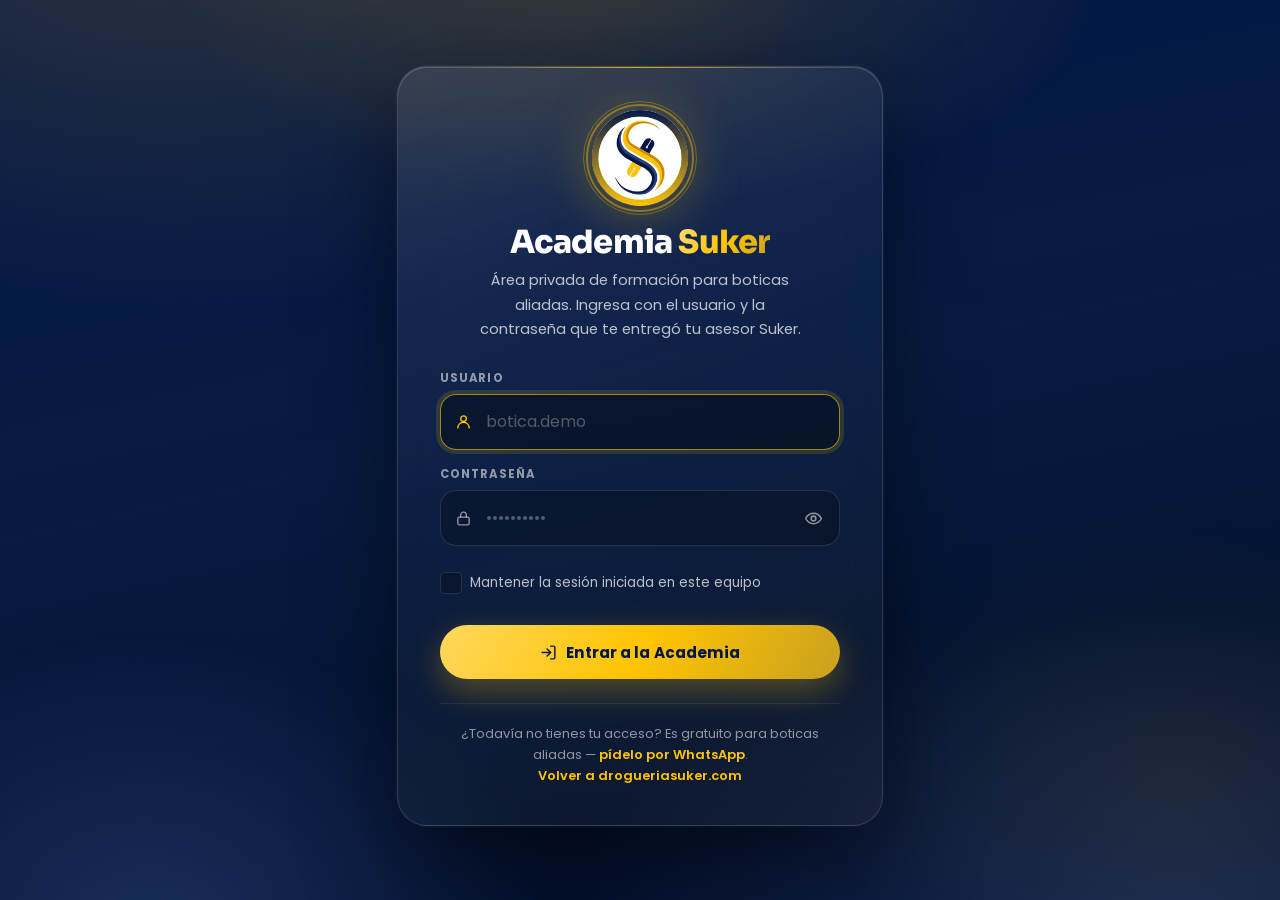
<file: academiasuker/index.html>
<!DOCTYPE html>
<html lang="es-PE">
<head>
  <meta charset="UTF-8">
  <meta name="viewport" content="width=device-width, initial-scale=1.0">

  <title>Academia Suker | Formación para boticarios · Droguería Suker</title>
  <meta name="description" content="Área privada de formación de Droguería Suker para boticas aliadas de Juliaca y el sur andino.">
  <!-- Área privada: no debe aparecer en buscadores -->
  <meta name="robots" content="noindex, nofollow">
  <meta name="theme-color" content="#02164A">
  <link rel="icon" type="image/png" href="../assets/img/favicon-64.png">
  <link rel="apple-touch-icon" href="../assets/img/logo.png">
  <link rel="canonical" href="https://drogueriasuker.com/academiasuker/">

  <link rel="preconnect" href="https://fonts.googleapis.com">
  <link rel="preconnect" href="https://fonts.gstatic.com" crossorigin>
  <link href="https://fonts.googleapis.com/css2?family=Poppins:wght@400;500;600;700;800&family=Sora:wght@700;800&display=swap" rel="stylesheet">
  <link rel="stylesheet" href="../assets/academia/academia.css?v=20260818a">

  <!-- Las rutas se precargan desde academia-escenas.js, y solo
       si el boticario no tiene activado el ahorro de datos. -->

  <!-- Sin "defer": deciden antes del primer pintado si se muestra
       la Academia o el formulario, para que nada parpadee. -->
  <script src="../assets/academia/academia-config.js?v=20260818a"></script>
  <script src="../assets/academia/academia-usuarios.js?v=20260818a"></script>
  <script src="../assets/academia/academia-nucleo.js?v=20260818a"></script>
  <!-- Solo inclina la escena y la pausa fuera de pantalla -->
  <script src="../assets/academia/academia-escenas.js?v=20260818a" defer></script>
</head>
<body>

<!-- ══ VELO DE ENTRADA ══
     Va escrito en el HTML, no lo crea JavaScript, para que se vea desde
     el primer pixel: asi el boticario nunca ve un salto ni una pantalla
     a medio pintar. academia-nucleo.js lo hace avanzar y lo retira en
     cuanto la pagina termina de prepararse. -->
<div class="ac-cargando ac-velo is-visible" id="acVelo" role="status" aria-live="polite">
  <div class="ac-anillo">
    <svg viewBox="0 0 116 116" aria-hidden="true">
      <defs><linearGradient id="acDegradado" x1="0" y1="0" x2="1" y2="1">
        <stop offset="0%" stop-color="#FFDD73"/><stop offset="100%" stop-color="#C9A020"/>
      </linearGradient></defs>
      <circle class="pista"  cx="58" cy="58" r="52"/>
      <circle class="avance" cx="58" cy="58" r="52"/>
    </svg>
    <span class="ac-anillo-pct">0%</span>
  </div>
  <div class="ac-cargando-texto">Verificando tu acceso…</div>
  <div class="ac-etapas"></div>
  <div class="ac-cargando-sub">Academia Suker</div>
</div>

<noscript>
  <style>.ac-velo{display:none!important}</style>
  <div style="max-width:640px;margin:16vh auto;padding:2rem;text-align:center;font-family:sans-serif;color:#fff">
    <h1 style="font-size:1.4rem;margin-bottom:.8rem">Academia Suker</h1>
    <p>Para entrar a la Academia necesitas activar JavaScript en tu navegador.
       Si tienes dudas escríbenos al <strong>+51 932 667 799</strong>.</p>
  </div>
</noscript>

<!-- ══════════════════ PORTADA: ACCESO ══════════════════ -->
<div class="ac-portada" id="acPortada">
  <section class="ac-login" aria-labelledby="acLoginTitulo">
    <span class="ac-login-sello">
      <img class="ac-login-logo" id="acLoginLogo" src="../assets/img/logo-172.webp"
           alt="Logo de Droguería Suker" width="86" height="86" decoding="async">
    </span>

    <h1 id="acLoginTitulo">Academia <em>Suker</em></h1>
    <p class="ac-login-lead">
      Área privada de formación para boticas aliadas. Ingresa con el usuario
      y la contraseña que te entregó tu asesor Suker.
    </p>

    <div class="ac-aviso" id="acAviso" role="alert"></div>

    <form id="acFormulario" novalidate>
      <div class="ac-campo">
        <label for="acUsuario">Usuario</label>
        <div class="ac-campo-caja">
          <svg viewBox="0 0 24 24" fill="none" stroke="currentColor" stroke-width="1.9" stroke-linecap="round" stroke-linejoin="round" aria-hidden="true">
            <circle cx="12" cy="8" r="4"/><path d="M4 21a8 8 0 0 1 16 0"/>
          </svg>
          <input id="acUsuario" name="usuario" type="text" autocomplete="username"
                 placeholder="botica.demo" spellcheck="false" autocapitalize="none" required>
        </div>
      </div>

      <div class="ac-campo">
        <label for="acClave">Contraseña</label>
        <div class="ac-campo-caja">
          <svg viewBox="0 0 24 24" fill="none" stroke="currentColor" stroke-width="1.9" stroke-linecap="round" stroke-linejoin="round" aria-hidden="true">
            <rect x="4" y="10" width="16" height="11" rx="2"/><path d="M8 10V7a4 4 0 0 1 8 0v3"/>
          </svg>
          <input id="acClave" name="clave" type="password" autocomplete="current-password"
                 placeholder="••••••••••" required>
          <button class="ac-ojo" id="acOjo" type="button" aria-label="Mostrar contraseña" aria-pressed="false">
            <svg viewBox="0 0 24 24" fill="none" stroke="currentColor" stroke-width="1.9" stroke-linecap="round" stroke-linejoin="round" aria-hidden="true">
              <path d="M2 12s3.6-6.5 10-6.5S22 12 22 12s-3.6 6.5-10 6.5S2 12 2 12z"/><circle cx="12" cy="12" r="3"/>
            </svg>
          </button>
        </div>
      </div>

      <label class="ac-recordar" for="acRecordar">
        <input type="checkbox" id="acRecordar">
        <span class="ac-check">
          <svg viewBox="0 0 24 24" fill="none" stroke="currentColor" stroke-width="3.2" stroke-linecap="round" stroke-linejoin="round" aria-hidden="true"><path d="M20 6 9 17l-5-5"/></svg>
        </span>
        Mantener la sesión iniciada en este equipo
      </label>

      <button class="ac-btn ac-btn-oro" id="acEntrar" type="submit">
        <svg viewBox="0 0 24 24" fill="none" stroke="currentColor" stroke-width="2" stroke-linecap="round" stroke-linejoin="round" aria-hidden="true">
          <path d="M15 3h4a2 2 0 0 1 2 2v14a2 2 0 0 1-2 2h-4"/><path d="M10 17l5-5-5-5"/><path d="M15 12H3"/>
        </svg>
        Entrar a la Academia
      </button>
    </form>

    <p class="ac-login-pie">
      ¿Todavía no tienes tu acceso? Es gratuito para boticas aliadas —
      <a href="https://wa.me/51932667799?text=Hola%20Suker%2C%20quiero%20mi%20acceso%20a%20la%20Academia%20Suker" target="_blank" rel="noopener">pídelo por WhatsApp</a>.<br>
      <a href="../">Volver a drogueriasuker.com</a>
    </p>
  </section>
</div>

<!-- ══════════════════ ACADEMIA ══════════════════ -->
<div class="ac-app">

  <header class="ac-top">
    <div class="contenedor">
      <a class="ac-marca" href="./" aria-label="Inicio de la Academia Suker">
        <img src="../assets/img/logo-96.webp" alt="" width="40" height="40">
        <span class="ac-marca-txt">
          <b>Academia Suker</b>
          <span>Formación para boticarios</span>
        </span>
      </a>

      <nav class="ac-top-nav" aria-label="Secciones de la Academia">
        <a class="ac-top-link is-activo" href="./">Inicio</a>
        <a class="ac-top-link" href="../">Sitio principal</a>
      </nav>

      <div class="ac-usuario">
        <span class="ac-usuario-nom" id="acNombre">Boticario</span>
        <button class="ac-salir" id="acSalir" type="button" data-destino="./" aria-label="Cerrar sesión" title="Cerrar sesión">
          <svg viewBox="0 0 24 24" fill="none" stroke="currentColor" stroke-width="2" stroke-linecap="round" stroke-linejoin="round" aria-hidden="true">
            <path d="M9 21H5a2 2 0 0 1-2-2V5a2 2 0 0 1 2-2h4"/><path d="M16 17l5-5-5-5"/><path d="M21 12H9"/>
          </svg>
        </button>
      </div>
    </div>
  </header>

  <main>
    <section class="ac-hero">
      <div class="contenedor">
        <span class="ac-cinta">Academia Suker · Acceso de boticas aliadas</span>
        <h1 class="ac-titulo">Elige por dónde <em>quieres empezar</em></h1>
        <p class="ac-bajada">
          Cuatro rutas, tres videos cortos en cada una. Puedes verlas en el orden que
          quieras y volver cuando quieras. <strong>Todo está abierto desde el primer día.</strong>
        </p>
      </div>
    </section>

    <section class="ac-seccion">
      <div class="contenedor">

        <div class="ac-rutas">

          <!-- ── RUTA 1 · Vender mejor ── -->
          <article class="ac-ruta" style="--acento:#FFC401;--acento-suave:rgba(255,196,1,.14);--acento-borde:rgba(255,196,1,.45)">
            <div class="ac-escena">
              <div class="ac-escena-3d">
                <!-- Mostrador isométrico: la caja pasa de un lado al otro -->
                <svg class="esc-principal" viewBox="-95 -78 190 150" aria-hidden="true">
                  <!-- Mostrador: cara superior clara, frente y costado oscuros -->
                  <g transform="translate(0,12)">
                    <polygon class="cara-alta"  points="-22.5,-55 67.5,-3 22.5,23 -67.5,-29"/>
                    <polygon class="cara-media" points="67.5,-3 67.5,13 22.5,39 22.5,23"/>
                    <polygon class="cara-baja"  points="22.5,23 22.5,39 -67.5,-13 -67.5,-29"/>
                  </g>
                  <!-- La caja de producto se desliza sobre el mostrador -->
                  <g transform="translate(0,-4)">
                    <g class="esc-desliza">
                      <polygon class="cara-alta"  points="0,-27 19,-16 0,-5 -19,-16"/>
                      <polygon class="cara-media" points="19,-16 19,-2 0,9 0,-5"/>
                      <polygon class="cara-baja"  points="0,-5 0,9 -19,-2 -19,-16"/>
                    </g>
                  </g>
                </svg>
              </div>
            </div>
            <div class="ac-ruta-cuerpo">
              <span class="ac-ruta-num">Ruta 1</span>
              <h2>Vender mejor</h2>
              <p class="ac-ruta-lema">Que el paciente vuelva, no que compre más.</p>
              <p class="ac-ruta-txt">
                Qué puedes recomendar con tranquilidad, cómo cuidar al cliente que vuelve
                cada mes y qué contestar cuando te dicen que está caro.
              </p>
              <div class="ac-ruta-pie">
                <span class="ac-ruta-cuenta">
                  <svg viewBox="0 0 24 24" fill="none" stroke="currentColor" stroke-width="2" stroke-linecap="round" stroke-linejoin="round" aria-hidden="true"><rect x="2.5" y="5" width="19" height="14" rx="2"/><path d="M10 9.5v5l4.5-2.5z"/></svg>
                  3 videos · 19 min
                </span>
                <span class="ac-ruta-cta">Entrar
                  <svg viewBox="0 0 24 24" fill="none" stroke="currentColor" stroke-width="2.2" stroke-linecap="round" stroke-linejoin="round" aria-hidden="true"><path d="M5 12h14"/><path d="M13 6l6 6-6 6"/></svg>
                </span>
              </div>
            </div>
            <a class="ac-ruta-enlace" data-transicion href="vender-mejor/" aria-label="Entrar a la ruta Vender mejor"></a>
          </article>

          <!-- ── RUTA 2 · Comprar y ganar ── -->
          <article class="ac-ruta" style="--acento:#34D399;--acento-suave:rgba(52,211,153,.14);--acento-borde:rgba(52,211,153,.45)">
            <div class="ac-escena">
              <div class="ac-escena-3d esc-escena2">
                <!-- Tres cajas apiladas girando sobre su eje -->
                <svg class="esc-pila" width="150" height="132" viewBox="-46 -108 92 132" aria-hidden="true">
                  <g transform="translate(0,-40)">
                    <polygon class="cara-alta"  points="0,-40 34.6,-20 0,0 -34.6,-20"/>
                    <polygon class="cara-media" points="34.6,-20 34.6,0 0,20 0,0"/>
                    <polygon class="cara-baja"  points="0,0 0,20 -34.6,0 -34.6,-20"/>
                  </g>
                  <g transform="translate(0,-20)">
                    <polygon class="cara-alta"  points="0,-40 34.6,-20 0,0 -34.6,-20"/>
                    <polygon class="cara-media" points="34.6,-20 34.6,0 0,20 0,0"/>
                    <polygon class="cara-baja"  points="0,0 0,20 -34.6,0 -34.6,-20"/>
                  </g>
                  <g>
                    <polygon class="cara-alta"  points="0,-40 34.6,-20 0,0 -34.6,-20"/>
                    <polygon class="cara-media" points="34.6,-20 34.6,0 0,20 0,0"/>
                    <polygon class="cara-baja"  points="0,0 0,20 -34.6,0 -34.6,-20"/>
                  </g>
                </svg>
                <!-- La flecha que sube en bucle -->
                <svg class="esc-flecha" width="28" height="44" viewBox="0 0 28 44" aria-hidden="true">
                  <path d="M14 40V8" stroke="currentColor" stroke-width="3.4" stroke-linecap="round" fill="none"/>
                  <path d="M5 16 14 6l9 10" stroke="currentColor" stroke-width="3.4" stroke-linecap="round" stroke-linejoin="round" fill="none"/>
                </svg>
              </div>
            </div>
            <div class="ac-ruta-cuerpo">
              <span class="ac-ruta-num">Ruta 2</span>
              <h2>Comprar y ganar</h2>
              <p class="ac-ruta-lema">Dónde se gana la plata de verdad.</p>
              <p class="ac-ruta-txt">
                Cuánto te queda de verdad en el cajón, qué plata tienes dormida en el
                anaquel y cuánto te termina costando una compra barata.
              </p>
              <div class="ac-ruta-pie">
                <span class="ac-ruta-cuenta">
                  <svg viewBox="0 0 24 24" fill="none" stroke="currentColor" stroke-width="2" stroke-linecap="round" stroke-linejoin="round" aria-hidden="true"><rect x="2.5" y="5" width="19" height="14" rx="2"/><path d="M10 9.5v5l4.5-2.5z"/></svg>
                  3 videos · 24 min
                </span>
                <span class="ac-ruta-cta">Entrar
                  <svg viewBox="0 0 24 24" fill="none" stroke="currentColor" stroke-width="2.2" stroke-linecap="round" stroke-linejoin="round" aria-hidden="true"><path d="M5 12h14"/><path d="M13 6l6 6-6 6"/></svg>
                </span>
              </div>
            </div>
            <a class="ac-ruta-enlace" data-transicion href="comprar-y-ganar/" aria-label="Entrar a la ruta Comprar y ganar"></a>
          </article>

          <!-- ── RUTA 3 · Mi botica ordenada ── -->
          <article class="ac-ruta" style="--acento:#6FC3FF;--acento-suave:rgba(111,195,255,.14);--acento-borde:rgba(111,195,255,.45)">
            <div class="ac-escena">
              <div class="ac-escena-3d">
                <!-- Estante de tres niveles: cada caja tiene su semáforo -->
                <svg class="esc-principal" viewBox="-72 -104 144 132" aria-hidden="true">
                  <g class="esc-balda-3" transform="translate(0,-72)">
                    <polygon class="cara-alta"  points="-14.7,-30 41.6,2 14.7,18 -41.6,-14"/>
                    <polygon class="cara-media" points="41.6,2 41.6,7 14.7,23 14.7,18"/>
                    <polygon class="cara-baja"  points="14.7,18 14.7,23 -41.6,-9 -41.6,-14"/>
                    <g transform="translate(-17,-14)">
                      <polygon class="cara-alta"  points="0,-21 15.6,-12 0,-3 -15.6,-12"/>
                      <polygon class="cara-media" points="15.6,-12 15.6,0 0,9 0,-3"/>
                      <polygon class="cara-baja"  points="0,-3 0,9 -15.6,0 -15.6,-12"/>
                      <circle class="esc-luz esc-luz--v" cx="0" cy="-12" r="3.4"/>
                      <circle class="esc-luz esc-luz--a" cx="0" cy="-12" r="3.4"/>
                      <circle class="esc-luz esc-luz--r" cx="0" cy="-12" r="3.4"/>
                    </g>
                    <g transform="translate(14,2)">
                      <polygon class="cara-alta"  points="0,-21 15.6,-12 0,-3 -15.6,-12"/>
                      <polygon class="cara-media" points="15.6,-12 15.6,0 0,9 0,-3"/>
                      <polygon class="cara-baja"  points="0,-3 0,9 -15.6,0 -15.6,-12"/>
                      <circle class="esc-luz esc-luz--v" cx="0" cy="-12" r="3.4"/>
                      <circle class="esc-luz esc-luz--a" cx="0" cy="-12" r="3.4"/>
                      <circle class="esc-luz esc-luz--r" cx="0" cy="-12" r="3.4"/>
                    </g>
                  </g>
                  <g class="esc-balda-2" transform="translate(0,-36)">
                    <polygon class="cara-alta"  points="-14.7,-30 41.6,2 14.7,18 -41.6,-14"/>
                    <polygon class="cara-media" points="41.6,2 41.6,7 14.7,23 14.7,18"/>
                    <polygon class="cara-baja"  points="14.7,18 14.7,23 -41.6,-9 -41.6,-14"/>
                    <g transform="translate(-17,-14)">
                      <polygon class="cara-alta"  points="0,-21 15.6,-12 0,-3 -15.6,-12"/>
                      <polygon class="cara-media" points="15.6,-12 15.6,0 0,9 0,-3"/>
                      <polygon class="cara-baja"  points="0,-3 0,9 -15.6,0 -15.6,-12"/>
                      <circle class="esc-luz esc-luz--v" cx="0" cy="-12" r="3.4"/>
                      <circle class="esc-luz esc-luz--a" cx="0" cy="-12" r="3.4"/>
                      <circle class="esc-luz esc-luz--r" cx="0" cy="-12" r="3.4"/>
                    </g>
                    <g transform="translate(14,2)">
                      <polygon class="cara-alta"  points="0,-21 15.6,-12 0,-3 -15.6,-12"/>
                      <polygon class="cara-media" points="15.6,-12 15.6,0 0,9 0,-3"/>
                      <polygon class="cara-baja"  points="0,-3 0,9 -15.6,0 -15.6,-12"/>
                      <circle class="esc-luz esc-luz--v" cx="0" cy="-12" r="3.4"/>
                      <circle class="esc-luz esc-luz--a" cx="0" cy="-12" r="3.4"/>
                      <circle class="esc-luz esc-luz--r" cx="0" cy="-12" r="3.4"/>
                    </g>
                  </g>
                  <g class="esc-balda-1">
                    <polygon class="cara-alta"  points="-14.7,-30 41.6,2 14.7,18 -41.6,-14"/>
                    <polygon class="cara-media" points="41.6,2 41.6,7 14.7,23 14.7,18"/>
                    <polygon class="cara-baja"  points="14.7,18 14.7,23 -41.6,-9 -41.6,-14"/>
                    <g transform="translate(-17,-14)">
                      <polygon class="cara-alta"  points="0,-21 15.6,-12 0,-3 -15.6,-12"/>
                      <polygon class="cara-media" points="15.6,-12 15.6,0 0,9 0,-3"/>
                      <polygon class="cara-baja"  points="0,-3 0,9 -15.6,0 -15.6,-12"/>
                      <circle class="esc-luz esc-luz--v" cx="0" cy="-12" r="3.4"/>
                      <circle class="esc-luz esc-luz--a" cx="0" cy="-12" r="3.4"/>
                      <circle class="esc-luz esc-luz--r" cx="0" cy="-12" r="3.4"/>
                    </g>
                    <g transform="translate(14,2)">
                      <polygon class="cara-alta"  points="0,-21 15.6,-12 0,-3 -15.6,-12"/>
                      <polygon class="cara-media" points="15.6,-12 15.6,0 0,9 0,-3"/>
                      <polygon class="cara-baja"  points="0,-3 0,9 -15.6,0 -15.6,-12"/>
                      <circle class="esc-luz esc-luz--v" cx="0" cy="-12" r="3.4"/>
                      <circle class="esc-luz esc-luz--a" cx="0" cy="-12" r="3.4"/>
                      <circle class="esc-luz esc-luz--r" cx="0" cy="-12" r="3.4"/>
                    </g>
                  </g>
                </svg>
              </div>
            </div>
            <div class="ac-ruta-cuerpo">
              <span class="ac-ruta-num">Ruta 3</span>
              <h2>Mi botica ordenada</h2>
              <p class="ac-ruta-lema">Que nada se venza y nada te sorprenda.</p>
              <p class="ac-ruta-txt">
                Ver de un vistazo qué está por vencer, cuidar el producto a 3.825 metros
                de altura y saber qué puede hacer cada persona de tu equipo.
              </p>
              <div class="ac-ruta-pie">
                <span class="ac-ruta-cuenta">
                  <svg viewBox="0 0 24 24" fill="none" stroke="currentColor" stroke-width="2" stroke-linecap="round" stroke-linejoin="round" aria-hidden="true"><rect x="2.5" y="5" width="19" height="14" rx="2"/><path d="M10 9.5v5l4.5-2.5z"/></svg>
                  3 videos · 22 min
                </span>
                <span class="ac-ruta-cta">Entrar
                  <svg viewBox="0 0 24 24" fill="none" stroke="currentColor" stroke-width="2.2" stroke-linecap="round" stroke-linejoin="round" aria-hidden="true"><path d="M5 12h14"/><path d="M13 6l6 6-6 6"/></svg>
                </span>
              </div>
            </div>
            <a class="ac-ruta-enlace" data-transicion href="botica-ordenada/" aria-label="Entrar a la ruta Mi botica ordenada"></a>
          </article>

          <!-- ── RUTA 4 · Mi botica digital ── -->
          <article class="ac-ruta" style="--acento:#FFDD73;--acento-suave:rgba(255,221,115,.14);--acento-borde:rgba(255,221,115,.45)">
            <div class="ac-escena">
              <div class="ac-escena-3d esc-escena4">
                <!-- Celular inclinado con burbuja de mensaje -->
                <div class="esc-tel">
                  <div class="esc-flota">
                    <svg width="84" height="132" viewBox="0 0 84 132" aria-hidden="true">
                      <rect class="cara-media" x="2" y="2" width="80" height="128" rx="13"/>
                      <rect class="cara-alta"  x="8" y="8" width="68" height="116" rx="9"/>
                      <rect x="32" y="13" width="20" height="3.4" rx="1.7" fill="rgba(2,22,74,.4)"/>
                      <rect x="16" y="30" width="34" height="7" rx="3.5" fill="rgba(2,22,74,.28)"/>
                      <rect x="16" y="44" width="46" height="7" rx="3.5" fill="rgba(2,22,74,.2)"/>
                      <rect x="16" y="58" width="28" height="7" rx="3.5" fill="rgba(2,22,74,.28)"/>
                      <rect x="16" y="72" width="40" height="7" rx="3.5" fill="rgba(2,22,74,.2)"/>
                    </svg>
                  </div>
                </div>
                <div class="esc-burbuja-capa">
                  <svg class="esc-burbuja" width="74" height="46" viewBox="0 0 74 46" aria-hidden="true">
                    <path class="cara-alta" d="M8 2h58a6 6 0 0 1 6 6v20a6 6 0 0 1-6 6H24l-14 12 2-12H8a6 6 0 0 1-6-6V8a6 6 0 0 1 6-6z"/>
                    <rect x="14" y="12" width="30" height="4.6" rx="2.3" fill="rgba(2,22,74,.34)"/>
                    <rect x="14" y="21" width="44" height="4.6" rx="2.3" fill="rgba(2,22,74,.24)"/>
                  </svg>
                </div>
              </div>
            </div>
            <div class="ac-ruta-cuerpo">
              <span class="ac-ruta-num">Ruta 4</span>
              <h2>Mi botica digital</h2>
              <p class="ac-ruta-lema">Herramientas que no te cuestan nada.</p>
              <p class="ac-ruta-txt">
                WhatsApp Business, mandar tu pedido con una foto del cuaderno y qué no
                deberías preguntarle nunca a una inteligencia artificial.
              </p>
              <div class="ac-ruta-pie">
                <span class="ac-ruta-cuenta">
                  <svg viewBox="0 0 24 24" fill="none" stroke="currentColor" stroke-width="2" stroke-linecap="round" stroke-linejoin="round" aria-hidden="true"><rect x="2.5" y="5" width="19" height="14" rx="2"/><path d="M10 9.5v5l4.5-2.5z"/></svg>
                  3 videos · 19 min
                </span>
                <span class="ac-ruta-cta">Entrar
                  <svg viewBox="0 0 24 24" fill="none" stroke="currentColor" stroke-width="2.2" stroke-linecap="round" stroke-linejoin="round" aria-hidden="true"><path d="M5 12h14"/><path d="M13 6l6 6-6 6"/></svg>
                </span>
              </div>
            </div>
            <a class="ac-ruta-enlace" data-transicion href="botica-digital/" aria-label="Entrar a la ruta Mi botica digital"></a>
          </article>

        </div>

        <section class="ac-cierre">
          <h2>Tu acceso es personal</h2>
          <p>
            El usuario que tienes es solo para tu botica y no caduca mientras seas
            cliente activo. Si necesitas un acceso más para tu personal, o si olvidaste
            tu contraseña, tu asesor te la repone el mismo día.
          </p>
          <div class="ac-cierre-botones">
            <a class="ac-btn ac-btn-wa" href="https://wa.me/51932667799?text=Hola%20Suker%2C%20tengo%20una%20consulta%20sobre%20mi%20acceso%20a%20la%20Academia" target="_blank" rel="noopener">
              <svg viewBox="0 0 24 24" fill="currentColor" aria-hidden="true">
                <path d="M17.5 14.4c-.3-.15-1.76-.87-2.03-.97-.27-.1-.47-.15-.67.15-.2.3-.77.96-.94 1.16-.17.2-.35.22-.64.08-.3-.15-1.26-.47-2.4-1.48-.88-.79-1.48-1.76-1.65-2.06-.17-.3-.02-.46.13-.6.13-.14.3-.35.44-.53.15-.17.2-.3.3-.5.1-.2.05-.37-.02-.52-.08-.15-.67-1.61-.92-2.2-.24-.58-.49-.5-.67-.51h-.57c-.2 0-.52.07-.8.37-.27.3-1.04 1.02-1.04 2.48s1.07 2.87 1.22 3.07c.15.2 2.1 3.2 5.08 4.49.7.3 1.26.49 1.69.62.71.23 1.36.2 1.87.12.57-.09 1.76-.72 2-1.41.25-.7.25-1.29.18-1.42-.08-.12-.28-.2-.57-.34M12.05 21.8h-.01a9.9 9.9 0 0 1-5.03-1.38l-.36-.21-3.74.98 1-3.65-.24-.37a9.86 9.86 0 0 1-1.51-5.26c0-5.45 4.44-9.89 9.89-9.89a9.83 9.83 0 0 1 9.88 9.9c0 5.45-4.43 9.88-9.88 9.88m8.41-18.3A11.8 11.8 0 0 0 12.05 0C5.5 0 .16 5.34.16 11.9c0 2.09.55 4.14 1.59 5.94L.06 24l6.3-1.65a11.9 11.9 0 0 0 5.69 1.45h.01c6.55 0 11.89-5.34 11.89-11.9 0-3.17-1.24-6.16-3.48-8.4z"/>
              </svg>
              Escribir a mi asesor
            </a>
            <a class="ac-btn ac-btn-fantasma" href="../">
              Volver al sitio principal
            </a>
          </div>
        </section>

      </div>
    </section>
  </main>

  <footer class="ac-pie">
    <div class="contenedor">
      <p class="ac-pie-txt">
        © 2026 Droguería Suker · Sucari Corp S.A.C. · Juliaca, Puno<br>
        Contenido de uso interno para boticas aliadas. No lo compartas fuera de tu establecimiento.
      </p>
      <nav class="ac-pie-nav" aria-label="Enlaces de la Academia">
        <a href="vender-mejor/" data-transicion>Vender mejor</a>
        <a href="comprar-y-ganar/" data-transicion>Comprar y ganar</a>
        <a href="botica-ordenada/" data-transicion>Botica ordenada</a>
        <a href="botica-digital/" data-transicion>Botica digital</a>
        <a href="https://wa.me/51932667799" target="_blank" rel="noopener">WhatsApp</a>
      </nav>
    </div>
  </footer>

</div>

</body>
</html>
</file>
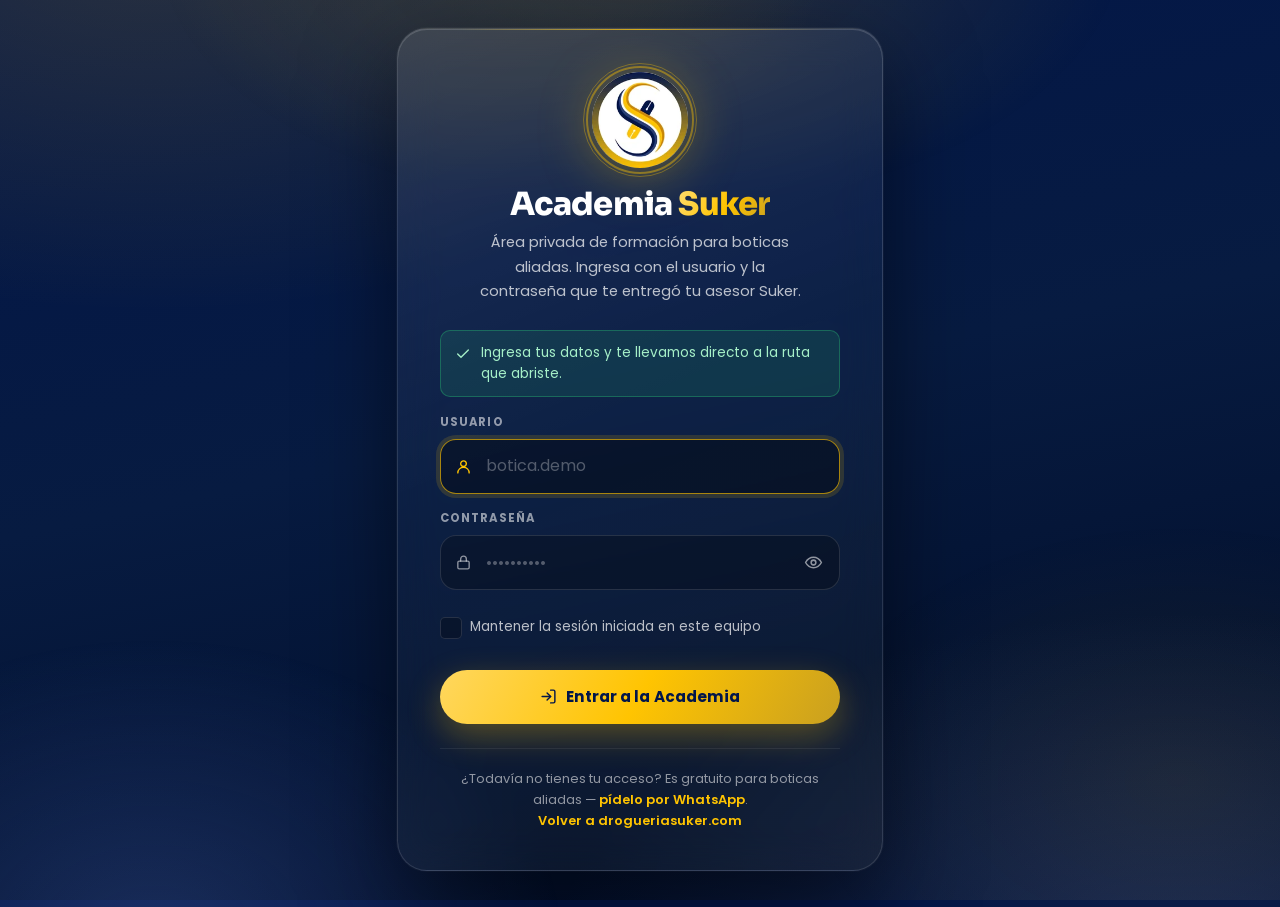
<file: academiasuker/botica-digital/index.html>
<!DOCTYPE html>
<html lang="es-PE" data-ruta="botica-digital">
<head>
  <meta charset="UTF-8">
  <meta name="viewport" content="width=device-width, initial-scale=1.0">

  <title>Mi botica digital | Academia Suker · Droguería Suker</title>
  <meta name="description" content="WhatsApp Business, mandar tu pedido con una foto del cuaderno y qué no deberías preguntarle nunca a una inteligencia artificial.">
  <meta name="robots" content="noindex, nofollow">
  <meta name="theme-color" content="#02164A">
  <link rel="icon" type="image/png" href="../../assets/img/favicon-64.png">
  <link rel="apple-touch-icon" href="../../assets/img/logo.png">
  <link rel="canonical" href="https://drogueriasuker.com/academiasuker/botica-digital/">

  <link rel="preconnect" href="https://fonts.googleapis.com">
  <link rel="preconnect" href="https://fonts.gstatic.com" crossorigin>
  <!-- Esta pagina si tiene video: conviene abrir la conexion antes -->
  <link rel="preconnect" href="https://i.ytimg.com">
  <link rel="preconnect" href="https://www.youtube-nocookie.com">
  <link href="https://fonts.googleapis.com/css2?family=Poppins:wght@400;500;600;700;800&family=Sora:wght@700;800&display=swap" rel="stylesheet">
  <link rel="stylesheet" href="../../assets/academia/academia.css?v=20260818a">

  <!-- Sin "defer": la puerta se decide antes del primer pintado -->
  <script src="../../assets/academia/academia-config.js?v=20260818a"></script>
  <script src="../../assets/academia/academia-usuarios.js?v=20260818a"></script>
  <script src="../../assets/academia/academia-nucleo.js?v=20260818a"></script>
  <!-- El contenido si puede esperar al DOM -->
  <script src="../../assets/academia/academia-datos.js?v=20260818a" defer></script>
  <script src="../../assets/academia/academia-ruta.js?v=20260818a" defer></script>
</head>
<body>

<!-- ══ VELO DE ENTRADA ══
     Va escrito en el HTML, no lo crea JavaScript, para que se vea desde
     el primer pixel: asi el boticario nunca ve un salto ni una pantalla
     a medio pintar. academia-nucleo.js lo hace avanzar y lo retira en
     cuanto la pagina termina de prepararse. -->
<div class="ac-cargando ac-velo is-visible" id="acVelo" role="status" aria-live="polite">
  <div class="ac-anillo">
    <svg viewBox="0 0 116 116" aria-hidden="true">
      <defs><linearGradient id="acDegradado" x1="0" y1="0" x2="1" y2="1">
        <stop offset="0%" stop-color="#FFDD73"/><stop offset="100%" stop-color="#C9A020"/>
      </linearGradient></defs>
      <circle class="pista"  cx="58" cy="58" r="52"/>
      <circle class="avance" cx="58" cy="58" r="52"/>
    </svg>
    <span class="ac-anillo-pct">0%</span>
  </div>
  <div class="ac-cargando-texto">Verificando tu acceso…</div>
  <div class="ac-etapas"></div>
  <div class="ac-cargando-sub">Academia Suker</div>
</div>

<noscript>
  <style>.ac-velo{display:none!important}</style>
  <div style="max-width:640px;margin:16vh auto;padding:2rem;text-align:center;font-family:sans-serif;color:#fff">
    <h1 style="font-size:1.4rem;margin-bottom:.8rem">Academia Suker</h1>
    <p>Para ver esta ruta necesitas activar JavaScript en tu navegador.</p>
  </div>
</noscript>

<div class="ac-app">

  <header class="ac-top">
    <div class="contenedor">
      <a class="ac-marca" href="../" aria-label="Inicio de la Academia Suker">
        <img src="../../assets/img/logo-96.webp" alt="" width="40" height="40">
        <span class="ac-marca-txt">
          <b>Academia Suker</b>
          <span>Formación para boticarios</span>
        </span>
      </a>

      <nav class="ac-top-nav" aria-label="Secciones de la Academia">
        <a class="ac-top-link" href="../" data-transicion>Inicio</a>
        <a class="ac-top-link" href="../../" data-secundario>Sitio principal</a>
      </nav>

      <div class="ac-usuario">
        <span class="ac-usuario-nom" id="acNombre">Boticario</span>
        <button class="ac-salir" id="acSalir" type="button" data-destino="../" aria-label="Cerrar sesión" title="Cerrar sesión">
          <svg viewBox="0 0 24 24" fill="none" stroke="currentColor" stroke-width="2" stroke-linecap="round" stroke-linejoin="round" aria-hidden="true">
            <path d="M9 21H5a2 2 0 0 1-2-2V5a2 2 0 0 1 2-2h4"/><path d="M16 17l5-5-5-5"/><path d="M21 12H9"/>
          </svg>
        </button>
      </div>
    </div>
  </header>

  <main>

    <!-- ══ VISTA A: los 3 videos de la ruta ══ -->
    <div class="ac-ruta-vista">

      <section class="ac-hero">
        <div class="contenedor">
          <nav class="ac-migas" aria-label="Ruta de navegación">
            <a href="../" data-transicion>Academia Suker</a>
            <svg viewBox="0 0 24 24" fill="none" stroke="currentColor" stroke-width="2.4" stroke-linecap="round" stroke-linejoin="round" aria-hidden="true"><path d="M9 6l6 6-6 6"/></svg>
            <span>Mi botica digital</span>
          </nav>

          <span class="ac-cinta" id="acCinta">Ruta 4 · Mi botica digital</span>
          <h1 class="ac-titulo" id="acTitulo">Mi botica digital</h1>
          <p class="ac-bajada" id="acLema">WhatsApp Business, mandar tu pedido con una foto del cuaderno y qué no deberías preguntarle nunca a una inteligencia artificial.</p>
        </div>
      </section>

      <section class="ac-seccion">
        <div class="contenedor">
          <div class="ac-videos" id="acVideos">
            <div class="ac-esqueleto ac-esqueleto--video"></div>
            <div class="ac-esqueleto ac-esqueleto--video"></div>
            <div class="ac-esqueleto ac-esqueleto--video"></div>
          </div>
        </div>
      </section>

      <div class="contenedor">
        <section class="ac-cierre">
          <h2>¿Te quedó una duda?</h2>
          <p>
            Escríbele a tu asesor Suker. Te responde la misma persona que te visita,
            no un robot ni una central de llamadas.
          </p>
          <div class="ac-cierre-botones">
            <a class="ac-btn ac-btn-wa" href="https://wa.me/51932667799?text=Hola%20Suker%2C%20tengo%20una%20consulta%20sobre%20la%20Academia" target="_blank" rel="noopener">
              <svg viewBox="0 0 24 24" fill="currentColor" aria-hidden="true">
                <path d="M17.5 14.4c-.3-.15-1.76-.87-2.03-.97-.27-.1-.47-.15-.67.15-.2.3-.77.96-.94 1.16-.17.2-.35.22-.64.08-.3-.15-1.26-.47-2.4-1.48-.88-.79-1.48-1.76-1.65-2.06-.17-.3-.02-.46.13-.6.13-.14.3-.35.44-.53.15-.17.2-.3.3-.5.1-.2.05-.37-.02-.52-.08-.15-.67-1.61-.92-2.2-.24-.58-.49-.5-.67-.51h-.57c-.2 0-.52.07-.8.37-.27.3-1.04 1.02-1.04 2.48s1.07 2.87 1.22 3.07c.15.2 2.1 3.2 5.08 4.49.7.3 1.26.49 1.69.62.71.23 1.36.2 1.87.12.57-.09 1.76-.72 2-1.41.25-.7.25-1.29.18-1.42-.08-.12-.28-.2-.57-.34M12.05 21.8h-.01a9.9 9.9 0 0 1-5.03-1.38l-.36-.21-3.74.98 1-3.65-.24-.37a9.86 9.86 0 0 1-1.51-5.26c0-5.45 4.44-9.89 9.89-9.89a9.83 9.83 0 0 1 9.88 9.9c0 5.45-4.43 9.88-9.88 9.88m8.41-18.3A11.8 11.8 0 0 0 12.05 0C5.5 0 .16 5.34.16 11.9c0 2.09.55 4.14 1.59 5.94L.06 24l6.3-1.65a11.9 11.9 0 0 0 5.69 1.45h.01c6.55 0 11.89-5.34 11.89-11.9 0-3.17-1.24-6.16-3.48-8.4z"/>
              </svg>
              Escribir a mi asesor
            </a>
            <a class="ac-btn ac-btn-fantasma" href="../" data-transicion>
              Ver las otras rutas
              <svg viewBox="0 0 24 24" fill="none" stroke="currentColor" stroke-width="2" stroke-linecap="round" stroke-linejoin="round" aria-hidden="true"><path d="M5 12h14"/><path d="M13 6l6 6-6 6"/></svg>
            </a>
          </div>
        </section>
      </div>

    </div><!-- /ac-ruta-vista -->

    <!-- ══ VISTA B: un video abierto (texto + reproductor + material) ══
         Lo rellena academia-ruta.js cuando la URL lleva #video-N.
         No es otra pagina: por eso el cambio es instantaneo. -->
    <section class="ac-seccion ac-modulo-vista">
      <div class="contenedor" id="acVideoVista"></div>
    </section>

  </main>

  <footer class="ac-pie">
    <div class="contenedor">
      <p class="ac-pie-txt">
        © 2026 Droguería Suker · Sucari Corp S.A.C. · Juliaca, Puno<br>
        Contenido de uso interno para boticas aliadas. No lo compartas fuera de tu establecimiento.
      </p>
      <nav class="ac-pie-nav" aria-label="Enlaces de la Academia">
        <a href="../" data-transicion>Academia</a>
        <a href="../../">Droguería Suker</a>
        <a href="https://wa.me/51932667799" target="_blank" rel="noopener">WhatsApp</a>
      </nav>
    </div>
  </footer>

</div>

</body>
</html>
</file>
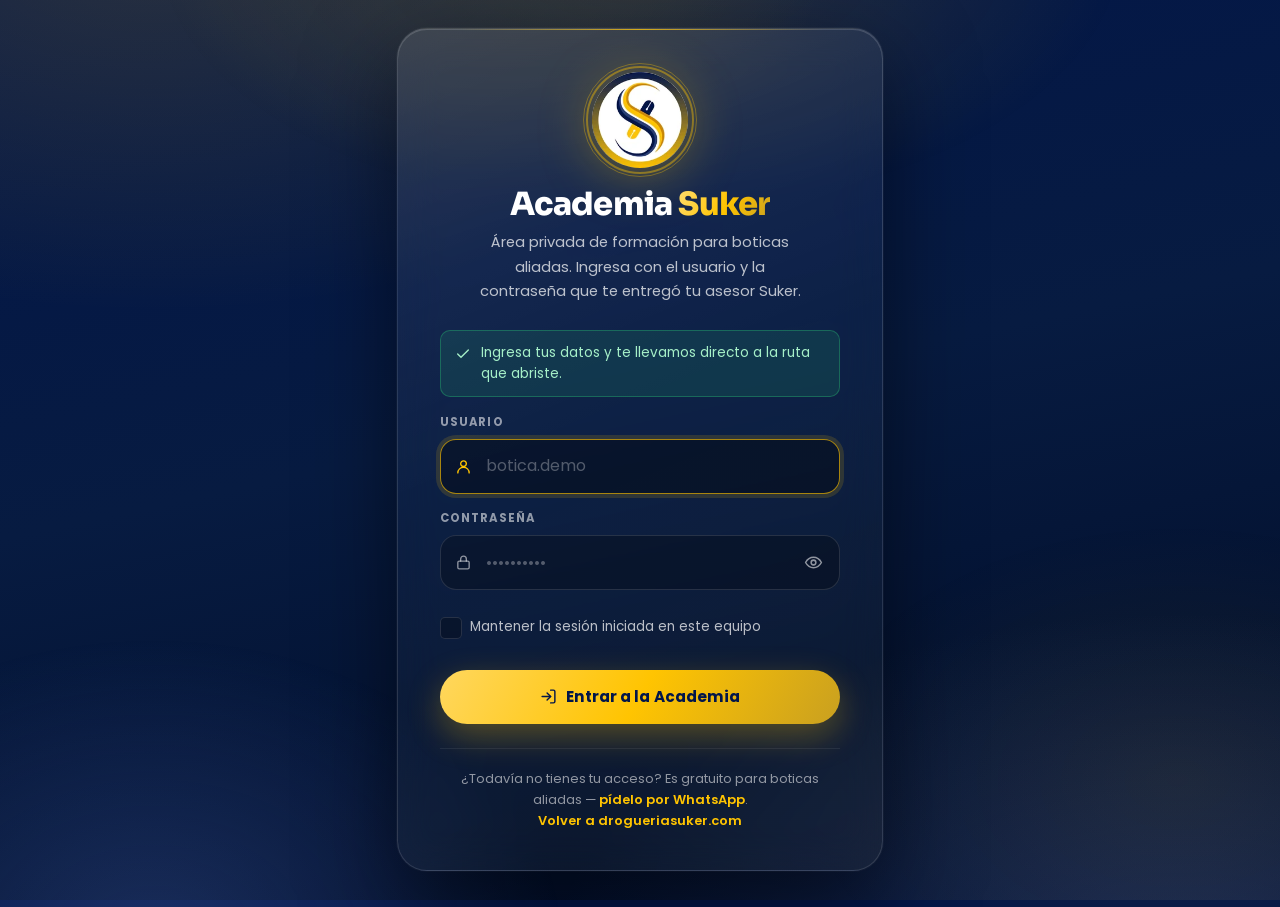
<file: academiasuker/botica-ordenada/index.html>
<!DOCTYPE html>
<html lang="es-PE" data-ruta="botica-ordenada">
<head>
  <meta charset="UTF-8">
  <meta name="viewport" content="width=device-width, initial-scale=1.0">

  <title>Mi botica ordenada | Academia Suker · Droguería Suker</title>
  <meta name="description" content="Ver de un vistazo qué está por vencer, cuidar el producto a 3.825 metros de altura y saber qué puede hacer cada persona de tu equipo.">
  <meta name="robots" content="noindex, nofollow">
  <meta name="theme-color" content="#02164A">
  <link rel="icon" type="image/png" href="../../assets/img/favicon-64.png">
  <link rel="apple-touch-icon" href="../../assets/img/logo.png">
  <link rel="canonical" href="https://drogueriasuker.com/academiasuker/botica-ordenada/">

  <link rel="preconnect" href="https://fonts.googleapis.com">
  <link rel="preconnect" href="https://fonts.gstatic.com" crossorigin>
  <!-- Esta pagina si tiene video: conviene abrir la conexion antes -->
  <link rel="preconnect" href="https://i.ytimg.com">
  <link rel="preconnect" href="https://www.youtube-nocookie.com">
  <link href="https://fonts.googleapis.com/css2?family=Poppins:wght@400;500;600;700;800&family=Sora:wght@700;800&display=swap" rel="stylesheet">
  <link rel="stylesheet" href="../../assets/academia/academia.css?v=20260818a">

  <!-- Sin "defer": la puerta se decide antes del primer pintado -->
  <script src="../../assets/academia/academia-config.js?v=20260818a"></script>
  <script src="../../assets/academia/academia-usuarios.js?v=20260818a"></script>
  <script src="../../assets/academia/academia-nucleo.js?v=20260818a"></script>
  <!-- El contenido si puede esperar al DOM -->
  <script src="../../assets/academia/academia-datos.js?v=20260818a" defer></script>
  <script src="../../assets/academia/academia-ruta.js?v=20260818a" defer></script>
</head>
<body>

<!-- ══ VELO DE ENTRADA ══
     Va escrito en el HTML, no lo crea JavaScript, para que se vea desde
     el primer pixel: asi el boticario nunca ve un salto ni una pantalla
     a medio pintar. academia-nucleo.js lo hace avanzar y lo retira en
     cuanto la pagina termina de prepararse. -->
<div class="ac-cargando ac-velo is-visible" id="acVelo" role="status" aria-live="polite">
  <div class="ac-anillo">
    <svg viewBox="0 0 116 116" aria-hidden="true">
      <defs><linearGradient id="acDegradado" x1="0" y1="0" x2="1" y2="1">
        <stop offset="0%" stop-color="#FFDD73"/><stop offset="100%" stop-color="#C9A020"/>
      </linearGradient></defs>
      <circle class="pista"  cx="58" cy="58" r="52"/>
      <circle class="avance" cx="58" cy="58" r="52"/>
    </svg>
    <span class="ac-anillo-pct">0%</span>
  </div>
  <div class="ac-cargando-texto">Verificando tu acceso…</div>
  <div class="ac-etapas"></div>
  <div class="ac-cargando-sub">Academia Suker</div>
</div>

<noscript>
  <style>.ac-velo{display:none!important}</style>
  <div style="max-width:640px;margin:16vh auto;padding:2rem;text-align:center;font-family:sans-serif;color:#fff">
    <h1 style="font-size:1.4rem;margin-bottom:.8rem">Academia Suker</h1>
    <p>Para ver esta ruta necesitas activar JavaScript en tu navegador.</p>
  </div>
</noscript>

<div class="ac-app">

  <header class="ac-top">
    <div class="contenedor">
      <a class="ac-marca" href="../" aria-label="Inicio de la Academia Suker">
        <img src="../../assets/img/logo-96.webp" alt="" width="40" height="40">
        <span class="ac-marca-txt">
          <b>Academia Suker</b>
          <span>Formación para boticarios</span>
        </span>
      </a>

      <nav class="ac-top-nav" aria-label="Secciones de la Academia">
        <a class="ac-top-link" href="../" data-transicion>Inicio</a>
        <a class="ac-top-link" href="../../" data-secundario>Sitio principal</a>
      </nav>

      <div class="ac-usuario">
        <span class="ac-usuario-nom" id="acNombre">Boticario</span>
        <button class="ac-salir" id="acSalir" type="button" data-destino="../" aria-label="Cerrar sesión" title="Cerrar sesión">
          <svg viewBox="0 0 24 24" fill="none" stroke="currentColor" stroke-width="2" stroke-linecap="round" stroke-linejoin="round" aria-hidden="true">
            <path d="M9 21H5a2 2 0 0 1-2-2V5a2 2 0 0 1 2-2h4"/><path d="M16 17l5-5-5-5"/><path d="M21 12H9"/>
          </svg>
        </button>
      </div>
    </div>
  </header>

  <main>

    <!-- ══ VISTA A: los 3 videos de la ruta ══ -->
    <div class="ac-ruta-vista">

      <section class="ac-hero">
        <div class="contenedor">
          <nav class="ac-migas" aria-label="Ruta de navegación">
            <a href="../" data-transicion>Academia Suker</a>
            <svg viewBox="0 0 24 24" fill="none" stroke="currentColor" stroke-width="2.4" stroke-linecap="round" stroke-linejoin="round" aria-hidden="true"><path d="M9 6l6 6-6 6"/></svg>
            <span>Mi botica ordenada</span>
          </nav>

          <span class="ac-cinta" id="acCinta">Ruta 3 · Mi botica ordenada</span>
          <h1 class="ac-titulo" id="acTitulo">Mi botica ordenada</h1>
          <p class="ac-bajada" id="acLema">Ver de un vistazo qué está por vencer, cuidar el producto a 3.825 metros de altura y saber qué puede hacer cada persona de tu equipo.</p>
        </div>
      </section>

      <section class="ac-seccion">
        <div class="contenedor">
          <div class="ac-videos" id="acVideos">
            <div class="ac-esqueleto ac-esqueleto--video"></div>
            <div class="ac-esqueleto ac-esqueleto--video"></div>
            <div class="ac-esqueleto ac-esqueleto--video"></div>
          </div>
        </div>
      </section>

      <div class="contenedor">
        <section class="ac-cierre">
          <h2>¿Te quedó una duda?</h2>
          <p>
            Escríbele a tu asesor Suker. Te responde la misma persona que te visita,
            no un robot ni una central de llamadas.
          </p>
          <div class="ac-cierre-botones">
            <a class="ac-btn ac-btn-wa" href="https://wa.me/51932667799?text=Hola%20Suker%2C%20tengo%20una%20consulta%20sobre%20la%20Academia" target="_blank" rel="noopener">
              <svg viewBox="0 0 24 24" fill="currentColor" aria-hidden="true">
                <path d="M17.5 14.4c-.3-.15-1.76-.87-2.03-.97-.27-.1-.47-.15-.67.15-.2.3-.77.96-.94 1.16-.17.2-.35.22-.64.08-.3-.15-1.26-.47-2.4-1.48-.88-.79-1.48-1.76-1.65-2.06-.17-.3-.02-.46.13-.6.13-.14.3-.35.44-.53.15-.17.2-.3.3-.5.1-.2.05-.37-.02-.52-.08-.15-.67-1.61-.92-2.2-.24-.58-.49-.5-.67-.51h-.57c-.2 0-.52.07-.8.37-.27.3-1.04 1.02-1.04 2.48s1.07 2.87 1.22 3.07c.15.2 2.1 3.2 5.08 4.49.7.3 1.26.49 1.69.62.71.23 1.36.2 1.87.12.57-.09 1.76-.72 2-1.41.25-.7.25-1.29.18-1.42-.08-.12-.28-.2-.57-.34M12.05 21.8h-.01a9.9 9.9 0 0 1-5.03-1.38l-.36-.21-3.74.98 1-3.65-.24-.37a9.86 9.86 0 0 1-1.51-5.26c0-5.45 4.44-9.89 9.89-9.89a9.83 9.83 0 0 1 9.88 9.9c0 5.45-4.43 9.88-9.88 9.88m8.41-18.3A11.8 11.8 0 0 0 12.05 0C5.5 0 .16 5.34.16 11.9c0 2.09.55 4.14 1.59 5.94L.06 24l6.3-1.65a11.9 11.9 0 0 0 5.69 1.45h.01c6.55 0 11.89-5.34 11.89-11.9 0-3.17-1.24-6.16-3.48-8.4z"/>
              </svg>
              Escribir a mi asesor
            </a>
            <a class="ac-btn ac-btn-fantasma" href="../" data-transicion>
              Ver las otras rutas
              <svg viewBox="0 0 24 24" fill="none" stroke="currentColor" stroke-width="2" stroke-linecap="round" stroke-linejoin="round" aria-hidden="true"><path d="M5 12h14"/><path d="M13 6l6 6-6 6"/></svg>
            </a>
          </div>
        </section>
      </div>

    </div><!-- /ac-ruta-vista -->

    <!-- ══ VISTA B: un video abierto (texto + reproductor + material) ══
         Lo rellena academia-ruta.js cuando la URL lleva #video-N.
         No es otra pagina: por eso el cambio es instantaneo. -->
    <section class="ac-seccion ac-modulo-vista">
      <div class="contenedor" id="acVideoVista"></div>
    </section>

  </main>

  <footer class="ac-pie">
    <div class="contenedor">
      <p class="ac-pie-txt">
        © 2026 Droguería Suker · Sucari Corp S.A.C. · Juliaca, Puno<br>
        Contenido de uso interno para boticas aliadas. No lo compartas fuera de tu establecimiento.
      </p>
      <nav class="ac-pie-nav" aria-label="Enlaces de la Academia">
        <a href="../" data-transicion>Academia</a>
        <a href="../../">Droguería Suker</a>
        <a href="https://wa.me/51932667799" target="_blank" rel="noopener">WhatsApp</a>
      </nav>
    </div>
  </footer>

</div>

</body>
</html>
</file>
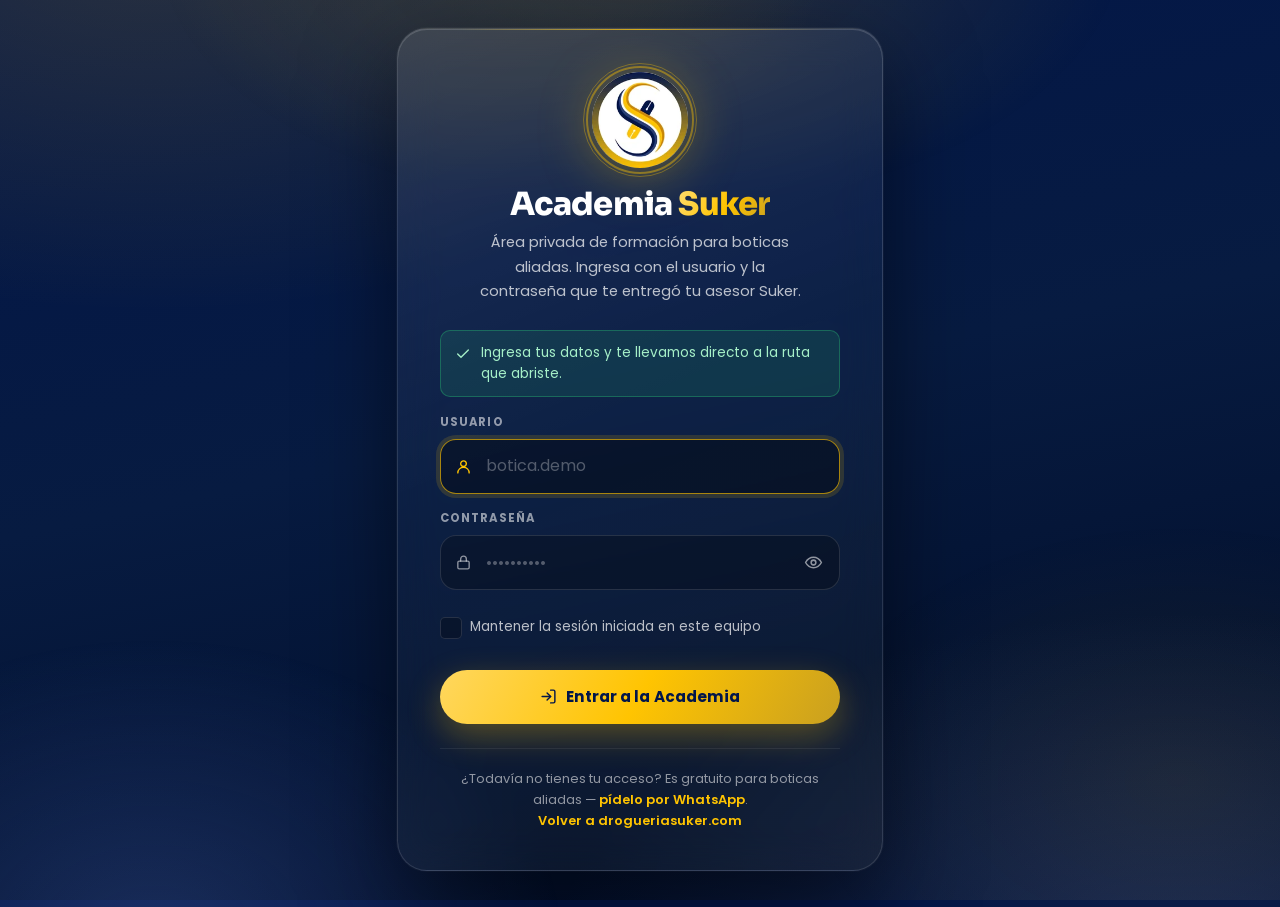
<file: academiasuker/comprar-y-ganar/index.html>
<!DOCTYPE html>
<html lang="es-PE" data-ruta="comprar-y-ganar">
<head>
  <meta charset="UTF-8">
  <meta name="viewport" content="width=device-width, initial-scale=1.0">

  <title>Comprar y ganar | Academia Suker · Droguería Suker</title>
  <meta name="description" content="Cuánto te queda de verdad en el cajón, qué plata tienes dormida en el anaquel y cuánto te termina costando una compra barata.">
  <meta name="robots" content="noindex, nofollow">
  <meta name="theme-color" content="#02164A">
  <link rel="icon" type="image/png" href="../../assets/img/favicon-64.png">
  <link rel="apple-touch-icon" href="../../assets/img/logo.png">
  <link rel="canonical" href="https://drogueriasuker.com/academiasuker/comprar-y-ganar/">

  <link rel="preconnect" href="https://fonts.googleapis.com">
  <link rel="preconnect" href="https://fonts.gstatic.com" crossorigin>
  <!-- Esta pagina si tiene video: conviene abrir la conexion antes -->
  <link rel="preconnect" href="https://i.ytimg.com">
  <link rel="preconnect" href="https://www.youtube-nocookie.com">
  <link href="https://fonts.googleapis.com/css2?family=Poppins:wght@400;500;600;700;800&family=Sora:wght@700;800&display=swap" rel="stylesheet">
  <link rel="stylesheet" href="../../assets/academia/academia.css?v=20260818a">

  <!-- Sin "defer": la puerta se decide antes del primer pintado -->
  <script src="../../assets/academia/academia-config.js?v=20260818a"></script>
  <script src="../../assets/academia/academia-usuarios.js?v=20260818a"></script>
  <script src="../../assets/academia/academia-nucleo.js?v=20260818a"></script>
  <!-- El contenido si puede esperar al DOM -->
  <script src="../../assets/academia/academia-datos.js?v=20260818a" defer></script>
  <script src="../../assets/academia/academia-ruta.js?v=20260818a" defer></script>
</head>
<body>

<!-- ══ VELO DE ENTRADA ══
     Va escrito en el HTML, no lo crea JavaScript, para que se vea desde
     el primer pixel: asi el boticario nunca ve un salto ni una pantalla
     a medio pintar. academia-nucleo.js lo hace avanzar y lo retira en
     cuanto la pagina termina de prepararse. -->
<div class="ac-cargando ac-velo is-visible" id="acVelo" role="status" aria-live="polite">
  <div class="ac-anillo">
    <svg viewBox="0 0 116 116" aria-hidden="true">
      <defs><linearGradient id="acDegradado" x1="0" y1="0" x2="1" y2="1">
        <stop offset="0%" stop-color="#FFDD73"/><stop offset="100%" stop-color="#C9A020"/>
      </linearGradient></defs>
      <circle class="pista"  cx="58" cy="58" r="52"/>
      <circle class="avance" cx="58" cy="58" r="52"/>
    </svg>
    <span class="ac-anillo-pct">0%</span>
  </div>
  <div class="ac-cargando-texto">Verificando tu acceso…</div>
  <div class="ac-etapas"></div>
  <div class="ac-cargando-sub">Academia Suker</div>
</div>

<noscript>
  <style>.ac-velo{display:none!important}</style>
  <div style="max-width:640px;margin:16vh auto;padding:2rem;text-align:center;font-family:sans-serif;color:#fff">
    <h1 style="font-size:1.4rem;margin-bottom:.8rem">Academia Suker</h1>
    <p>Para ver esta ruta necesitas activar JavaScript en tu navegador.</p>
  </div>
</noscript>

<div class="ac-app">

  <header class="ac-top">
    <div class="contenedor">
      <a class="ac-marca" href="../" aria-label="Inicio de la Academia Suker">
        <img src="../../assets/img/logo-96.webp" alt="" width="40" height="40">
        <span class="ac-marca-txt">
          <b>Academia Suker</b>
          <span>Formación para boticarios</span>
        </span>
      </a>

      <nav class="ac-top-nav" aria-label="Secciones de la Academia">
        <a class="ac-top-link" href="../" data-transicion>Inicio</a>
        <a class="ac-top-link" href="../../" data-secundario>Sitio principal</a>
      </nav>

      <div class="ac-usuario">
        <span class="ac-usuario-nom" id="acNombre">Boticario</span>
        <button class="ac-salir" id="acSalir" type="button" data-destino="../" aria-label="Cerrar sesión" title="Cerrar sesión">
          <svg viewBox="0 0 24 24" fill="none" stroke="currentColor" stroke-width="2" stroke-linecap="round" stroke-linejoin="round" aria-hidden="true">
            <path d="M9 21H5a2 2 0 0 1-2-2V5a2 2 0 0 1 2-2h4"/><path d="M16 17l5-5-5-5"/><path d="M21 12H9"/>
          </svg>
        </button>
      </div>
    </div>
  </header>

  <main>

    <!-- ══ VISTA A: los 3 videos de la ruta ══ -->
    <div class="ac-ruta-vista">

      <section class="ac-hero">
        <div class="contenedor">
          <nav class="ac-migas" aria-label="Ruta de navegación">
            <a href="../" data-transicion>Academia Suker</a>
            <svg viewBox="0 0 24 24" fill="none" stroke="currentColor" stroke-width="2.4" stroke-linecap="round" stroke-linejoin="round" aria-hidden="true"><path d="M9 6l6 6-6 6"/></svg>
            <span>Comprar y ganar</span>
          </nav>

          <span class="ac-cinta" id="acCinta">Ruta 2 · Comprar y ganar</span>
          <h1 class="ac-titulo" id="acTitulo">Comprar y ganar</h1>
          <p class="ac-bajada" id="acLema">Cuánto te queda de verdad en el cajón, qué plata tienes dormida en el anaquel y cuánto te termina costando una compra barata.</p>
        </div>
      </section>

      <section class="ac-seccion">
        <div class="contenedor">
          <div class="ac-videos" id="acVideos">
            <div class="ac-esqueleto ac-esqueleto--video"></div>
            <div class="ac-esqueleto ac-esqueleto--video"></div>
            <div class="ac-esqueleto ac-esqueleto--video"></div>
          </div>
        </div>
      </section>

      <div class="contenedor">
        <section class="ac-cierre">
          <h2>¿Te quedó una duda?</h2>
          <p>
            Escríbele a tu asesor Suker. Te responde la misma persona que te visita,
            no un robot ni una central de llamadas.
          </p>
          <div class="ac-cierre-botones">
            <a class="ac-btn ac-btn-wa" href="https://wa.me/51932667799?text=Hola%20Suker%2C%20tengo%20una%20consulta%20sobre%20la%20Academia" target="_blank" rel="noopener">
              <svg viewBox="0 0 24 24" fill="currentColor" aria-hidden="true">
                <path d="M17.5 14.4c-.3-.15-1.76-.87-2.03-.97-.27-.1-.47-.15-.67.15-.2.3-.77.96-.94 1.16-.17.2-.35.22-.64.08-.3-.15-1.26-.47-2.4-1.48-.88-.79-1.48-1.76-1.65-2.06-.17-.3-.02-.46.13-.6.13-.14.3-.35.44-.53.15-.17.2-.3.3-.5.1-.2.05-.37-.02-.52-.08-.15-.67-1.61-.92-2.2-.24-.58-.49-.5-.67-.51h-.57c-.2 0-.52.07-.8.37-.27.3-1.04 1.02-1.04 2.48s1.07 2.87 1.22 3.07c.15.2 2.1 3.2 5.08 4.49.7.3 1.26.49 1.69.62.71.23 1.36.2 1.87.12.57-.09 1.76-.72 2-1.41.25-.7.25-1.29.18-1.42-.08-.12-.28-.2-.57-.34M12.05 21.8h-.01a9.9 9.9 0 0 1-5.03-1.38l-.36-.21-3.74.98 1-3.65-.24-.37a9.86 9.86 0 0 1-1.51-5.26c0-5.45 4.44-9.89 9.89-9.89a9.83 9.83 0 0 1 9.88 9.9c0 5.45-4.43 9.88-9.88 9.88m8.41-18.3A11.8 11.8 0 0 0 12.05 0C5.5 0 .16 5.34.16 11.9c0 2.09.55 4.14 1.59 5.94L.06 24l6.3-1.65a11.9 11.9 0 0 0 5.69 1.45h.01c6.55 0 11.89-5.34 11.89-11.9 0-3.17-1.24-6.16-3.48-8.4z"/>
              </svg>
              Escribir a mi asesor
            </a>
            <a class="ac-btn ac-btn-fantasma" href="../" data-transicion>
              Ver las otras rutas
              <svg viewBox="0 0 24 24" fill="none" stroke="currentColor" stroke-width="2" stroke-linecap="round" stroke-linejoin="round" aria-hidden="true"><path d="M5 12h14"/><path d="M13 6l6 6-6 6"/></svg>
            </a>
          </div>
        </section>
      </div>

    </div><!-- /ac-ruta-vista -->

    <!-- ══ VISTA B: un video abierto (texto + reproductor + material) ══
         Lo rellena academia-ruta.js cuando la URL lleva #video-N.
         No es otra pagina: por eso el cambio es instantaneo. -->
    <section class="ac-seccion ac-modulo-vista">
      <div class="contenedor" id="acVideoVista"></div>
    </section>

  </main>

  <footer class="ac-pie">
    <div class="contenedor">
      <p class="ac-pie-txt">
        © 2026 Droguería Suker · Sucari Corp S.A.C. · Juliaca, Puno<br>
        Contenido de uso interno para boticas aliadas. No lo compartas fuera de tu establecimiento.
      </p>
      <nav class="ac-pie-nav" aria-label="Enlaces de la Academia">
        <a href="../" data-transicion>Academia</a>
        <a href="../../">Droguería Suker</a>
        <a href="https://wa.me/51932667799" target="_blank" rel="noopener">WhatsApp</a>
      </nav>
    </div>
  </footer>

</div>

</body>
</html>
</file>
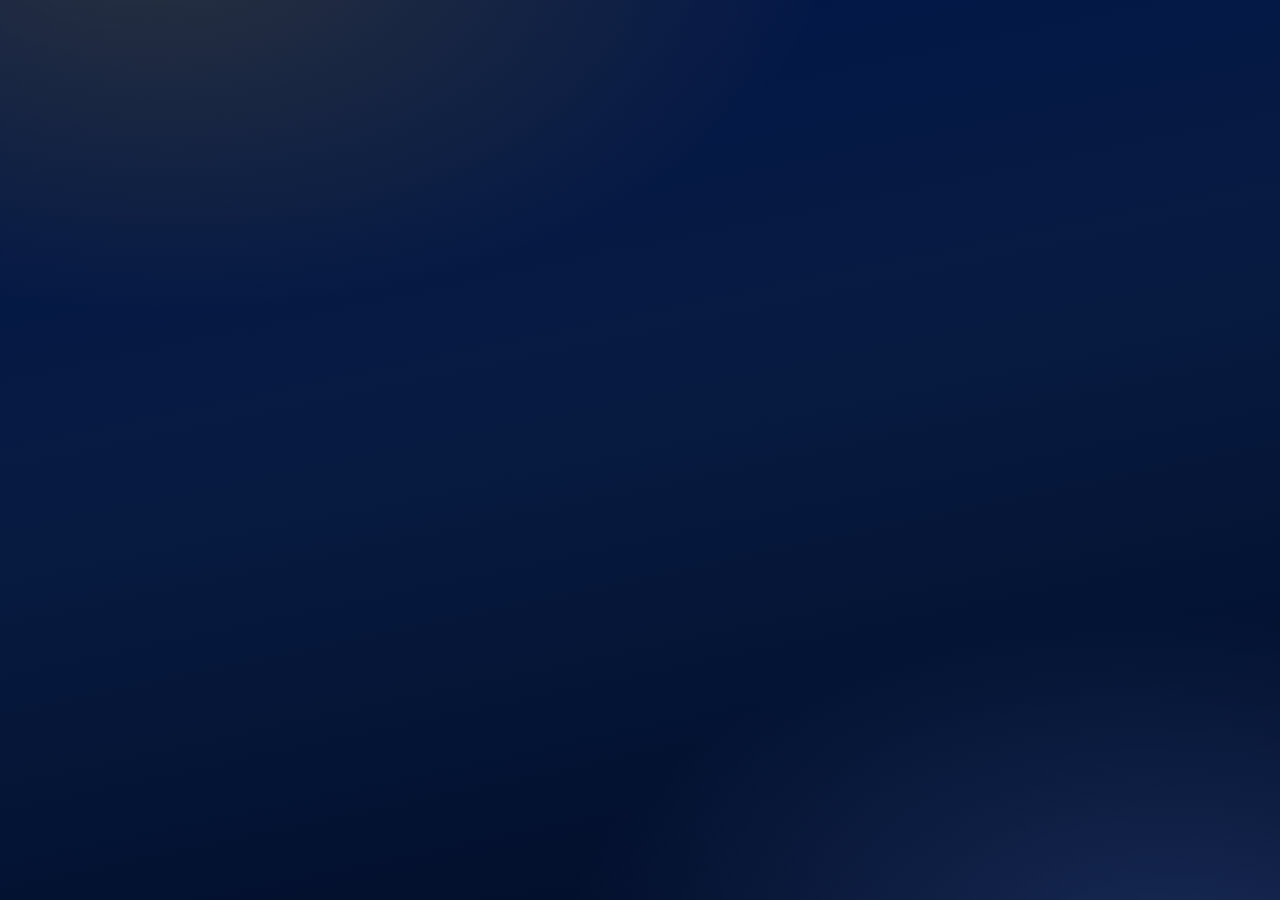
<file: academiasuker/formales/index.html>
<!DOCTYPE html>
<html lang="es-PE" data-sala="formales">
<head>
  <meta charset="UTF-8">
  <meta name="viewport" content="width=device-width, initial-scale=1.0">

  <title>Formales | Academia Suker · Droguería Suker</title>
  <meta name="description" content="Beneficios reales de operar tu botica de manera formal: respaldo sanitario, trazabilidad, crédito y crédito fiscal.">
  <meta name="robots" content="noindex, nofollow">
  <meta name="theme-color" content="#02164A">
  <link rel="icon" type="image/png" href="../../assets/img/favicon.png">
  <link rel="apple-touch-icon" href="../../assets/img/logo.png">
  <link rel="canonical" href="https://drogueriasuker.com/academiasuker/formales/">

  <link rel="preconnect" href="https://fonts.googleapis.com">
  <link rel="preconnect" href="https://fonts.gstatic.com" crossorigin>
  <link rel="preconnect" href="https://i.ytimg.com">
  <link href="https://fonts.googleapis.com/css2?family=Poppins:wght@400;500;600;700;800&family=Sora:wght@700;800&display=swap" rel="stylesheet">
  <link rel="stylesheet" href="../../assets/academia/academia.css?v=20260812a">

  <link rel="prefetch" href="../informales/">

  <!-- Sin "defer": la puerta se decide antes del primer pintado -->
  <script src="../../assets/academia/academia-config.js?v=20260812a"></script>
  <script src="../../assets/academia/academia-usuarios.js?v=20260812a"></script>
  <script src="../../assets/academia/academia-nucleo.js?v=20260812a"></script>
  <!-- El contenido sí puede esperar al DOM -->
  <script src="../../assets/academia/academia-datos.js?v=20260812a" defer></script>
  <script src="../../assets/academia/academia-sala.js?v=20260812a" defer></script>
</head>
<body>

<noscript>
  <div style="max-width:640px;margin:16vh auto;padding:2rem;text-align:center;font-family:sans-serif;color:#fff">
    <h1 style="font-size:1.4rem;margin-bottom:.8rem">Academia Suker</h1>
    <p>Para ver esta sala necesitas activar JavaScript en tu navegador.</p>
  </div>
</noscript>

<div class="ac-app">

  <header class="ac-top">
    <div class="contenedor">
      <a class="ac-marca" href="../" aria-label="Inicio de la Academia Suker">
        <img src="../../assets/img/logo.png" alt="" width="40" height="40">
        <span class="ac-marca-txt">
          <b>Academia Suker</b>
          <span>Formación para boticarios</span>
        </span>
      </a>

      <nav class="ac-top-nav" aria-label="Secciones de la Academia">
        <a class="ac-top-link" href="../">Inicio</a>
        <a class="ac-top-link is-activo" href="./" aria-current="page">Formales</a>
        <a class="ac-top-link" href="../informales/" data-transicion>Informales</a>
        <a class="ac-top-link" href="../../" data-secundario>Sitio principal</a>
      </nav>

      <div class="ac-usuario">
        <span class="ac-usuario-nom" id="acNombre">Boticario</span>
        <button class="ac-salir" id="acSalir" type="button" data-destino="../" aria-label="Cerrar sesión" title="Cerrar sesión">
          <svg viewBox="0 0 24 24" fill="none" stroke="currentColor" stroke-width="2" stroke-linecap="round" stroke-linejoin="round" aria-hidden="true">
            <path d="M9 21H5a2 2 0 0 1-2-2V5a2 2 0 0 1 2-2h4"/><path d="M16 17l5-5-5-5"/><path d="M21 12H9"/>
          </svg>
        </button>
      </div>
    </div>
  </header>

  <main>

    <!-- ══ VISTA A: el programa de la sala ══ -->
    <div class="ac-sala-vista">

    <section class="ac-hero">
      <div class="contenedor">
        <nav class="ac-migas" aria-label="Ruta de navegación">
          <a href="../">Academia Suker</a>
          <svg viewBox="0 0 24 24" fill="none" stroke="currentColor" stroke-width="2.4" stroke-linecap="round" stroke-linejoin="round" aria-hidden="true"><path d="M9 6l6 6-6 6"/></svg>
          <span>Formales</span>
        </nav>

        <span class="ac-cinta" id="acCinta">Sala 01 · Formales</span>
        <h1 class="ac-titulo" id="acTitulo">Lo que ya ganaste siendo formal</h1>
        <p class="ac-bajada" id="acBajada"></p>
      </div>
    </section>

    <section class="ac-seccion">
      <div class="contenedor">
        <div class="ac-seccion-tit">
          <h2>Siete cosas que la formalidad te está dando</h2>
          <p>Lo que sostiene tu botica todos los días.</p>
        </div>

        <div class="ac-rejilla" id="acTarjetas">
          <!-- Esqueletos: dan estructura inmediata mientras se pinta el contenido -->
          <div class="ac-esqueleto ac-esqueleto--tarjeta"></div>
          <div class="ac-esqueleto ac-esqueleto--tarjeta"></div>
          <div class="ac-esqueleto ac-esqueleto--tarjeta"></div>
        </div>
      </div>
    </section>

    <section class="ac-seccion">
      <div class="contenedor">
        <div class="ac-seccion-tit">
          <h2>Programa en video</h2>
          <p id="acAvance">6 módulos · ≈ 15 minutos cada uno</p>
        </div>

        <div class="ac-videos" id="acVideos">
          <div class="ac-esqueleto ac-esqueleto--video"></div>
          <div class="ac-esqueleto ac-esqueleto--video"></div>
        </div>
      </div>
    </section>

    <div class="contenedor">
      <section class="ac-cierre" id="acCierre"></section>
    </div>

    </div><!-- /ac-sala-vista -->

    <!-- ══ VISTA B: un módulo abierto (texto + video + material) ══
         Se rellena desde academia-sala.js cuando la URL lleva
         #modulo-N. No es otra página: por eso el cambio es
         instantáneo y el botón atrás del navegador funciona. -->
    <section class="ac-seccion ac-modulo-vista">
      <div class="contenedor" id="acModulo"></div>
    </section>

  </main>

  <footer class="ac-pie">
    <div class="contenedor">
      <p class="ac-pie-txt">
        © 2026 Droguería Suker · Sucari Corp S.A.C. · Juliaca, Puno<br>
        Contenido de uso interno para boticas aliadas. No lo compartas fuera de tu establecimiento.
      </p>
      <nav class="ac-pie-nav" aria-label="Enlaces de la Academia">
        <a href="../">Academia</a>
        <a href="../informales/" data-transicion>Informales</a>
        <a href="../../">Droguería Suker</a>
        <a href="https://wa.me/51932667799" target="_blank" rel="noopener">WhatsApp</a>
      </nav>
    </div>
  </footer>

</div>

</body>
</html>
</file>
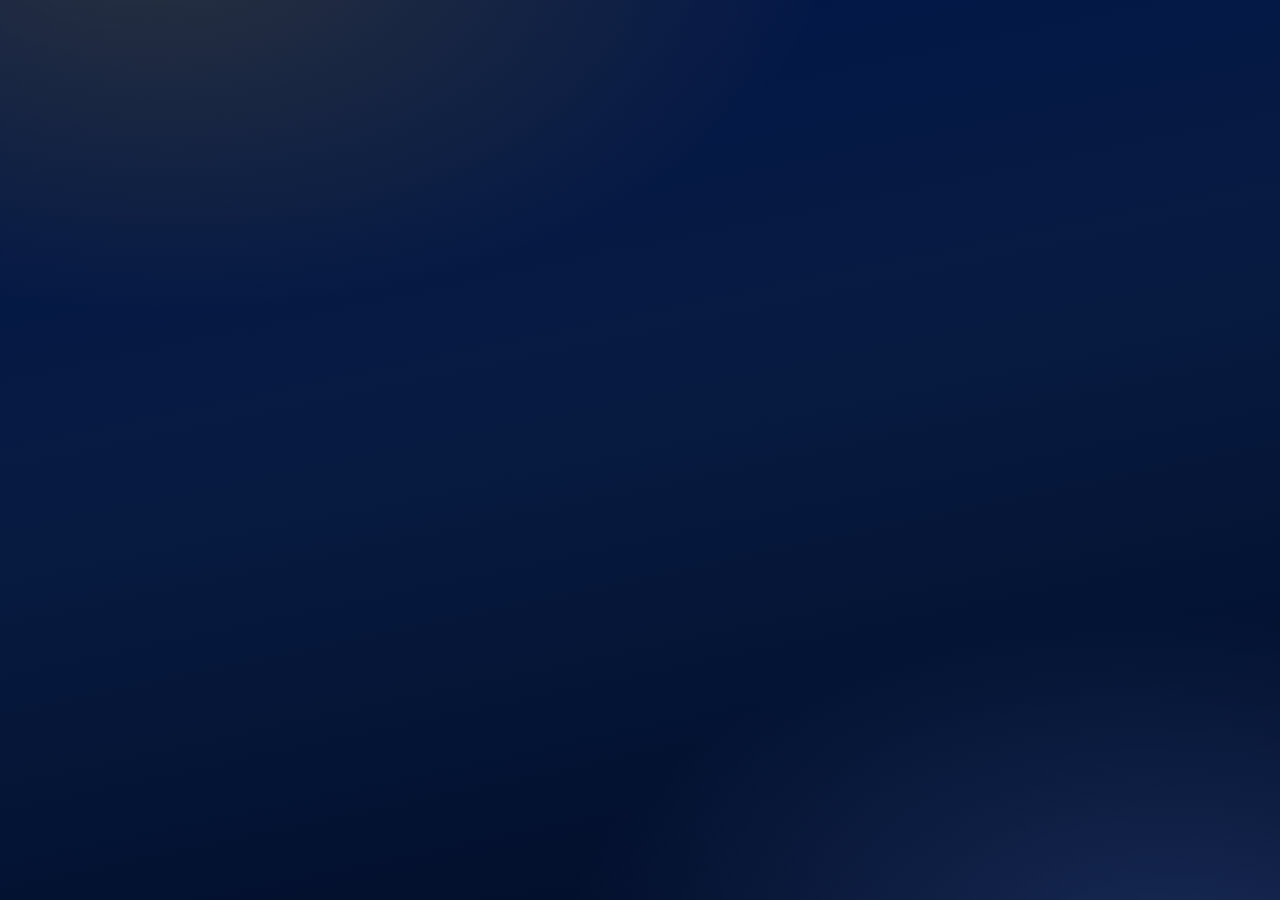
<file: academiasuker/informales/index.html>
<!DOCTYPE html>
<html lang="es-PE" data-sala="informales">
<head>
  <meta charset="UTF-8">
  <meta name="viewport" content="width=device-width, initial-scale=1.0">

  <title>Informales | Academia Suker · Droguería Suker</title>
  <meta name="description" content="El costo real del canal informal para una botica: riesgo sanitario, sanciones, capital congelado y cómo hacer la transición.">
  <meta name="robots" content="noindex, nofollow">
  <meta name="theme-color" content="#02164A">
  <link rel="icon" type="image/png" href="../../assets/img/favicon.png">
  <link rel="apple-touch-icon" href="../../assets/img/logo.png">
  <link rel="canonical" href="https://drogueriasuker.com/academiasuker/informales/">

  <link rel="preconnect" href="https://fonts.googleapis.com">
  <link rel="preconnect" href="https://fonts.gstatic.com" crossorigin>
  <link rel="preconnect" href="https://i.ytimg.com">
  <link href="https://fonts.googleapis.com/css2?family=Poppins:wght@400;500;600;700;800&family=Sora:wght@700;800&display=swap" rel="stylesheet">
  <link rel="stylesheet" href="../../assets/academia/academia.css?v=20260812a">

  <link rel="prefetch" href="../formales/">

  <!-- Sin "defer": la puerta se decide antes del primer pintado -->
  <script src="../../assets/academia/academia-config.js?v=20260812a"></script>
  <script src="../../assets/academia/academia-usuarios.js?v=20260812a"></script>
  <script src="../../assets/academia/academia-nucleo.js?v=20260812a"></script>
  <!-- El contenido sí puede esperar al DOM -->
  <script src="../../assets/academia/academia-datos.js?v=20260812a" defer></script>
  <script src="../../assets/academia/academia-sala.js?v=20260812a" defer></script>
</head>
<body>

<noscript>
  <div style="max-width:640px;margin:16vh auto;padding:2rem;text-align:center;font-family:sans-serif;color:#fff">
    <h1 style="font-size:1.4rem;margin-bottom:.8rem">Academia Suker</h1>
    <p>Para ver esta sala necesitas activar JavaScript en tu navegador.</p>
  </div>
</noscript>

<div class="ac-app">

  <header class="ac-top">
    <div class="contenedor">
      <a class="ac-marca" href="../" aria-label="Inicio de la Academia Suker">
        <img src="../../assets/img/logo.png" alt="" width="40" height="40">
        <span class="ac-marca-txt">
          <b>Academia Suker</b>
          <span>Formación para boticarios</span>
        </span>
      </a>

      <nav class="ac-top-nav" aria-label="Secciones de la Academia">
        <a class="ac-top-link" href="../">Inicio</a>
        <a class="ac-top-link" href="../formales/" data-transicion>Formales</a>
        <a class="ac-top-link is-activo" href="./" aria-current="page">Informales</a>
        <a class="ac-top-link" href="../../" data-secundario>Sitio principal</a>
      </nav>

      <div class="ac-usuario">
        <span class="ac-usuario-nom" id="acNombre">Boticario</span>
        <button class="ac-salir" id="acSalir" type="button" data-destino="../" aria-label="Cerrar sesión" title="Cerrar sesión">
          <svg viewBox="0 0 24 24" fill="none" stroke="currentColor" stroke-width="2" stroke-linecap="round" stroke-linejoin="round" aria-hidden="true">
            <path d="M9 21H5a2 2 0 0 1-2-2V5a2 2 0 0 1 2-2h4"/><path d="M16 17l5-5-5-5"/><path d="M21 12H9"/>
          </svg>
        </button>
      </div>
    </div>
  </header>

  <main>

    <!-- ══ VISTA A: el programa de la sala ══ -->
    <div class="ac-sala-vista">

    <section class="ac-hero">
      <div class="contenedor">
        <nav class="ac-migas" aria-label="Ruta de navegación">
          <a href="../">Academia Suker</a>
          <svg viewBox="0 0 24 24" fill="none" stroke="currentColor" stroke-width="2.4" stroke-linecap="round" stroke-linejoin="round" aria-hidden="true"><path d="M9 6l6 6-6 6"/></svg>
          <span>Informales</span>
        </nav>

        <span class="ac-cinta" id="acCinta">Sala 02 · Informales</span>
        <h1 class="ac-titulo" id="acTitulo">El costo real del canal informal</h1>
        <p class="ac-bajada" id="acBajada"></p>
      </div>
    </section>

    <section class="ac-seccion">
      <div class="contenedor">
        <div class="ac-seccion-tit">
          <h2>Siete costos que no aparecen en la boleta</h2>
          <p>Lo que el precio barato termina cobrándote.</p>
        </div>

        <div class="ac-rejilla" id="acTarjetas">
          <div class="ac-esqueleto ac-esqueleto--tarjeta"></div>
          <div class="ac-esqueleto ac-esqueleto--tarjeta"></div>
          <div class="ac-esqueleto ac-esqueleto--tarjeta"></div>
        </div>
      </div>
    </section>

    <section class="ac-seccion">
      <div class="contenedor">
        <div class="ac-seccion-tit">
          <h2>Programa en video</h2>
          <p id="acAvance">6 módulos · ≈ 15 minutos cada uno</p>
        </div>

        <div class="ac-videos" id="acVideos">
          <div class="ac-esqueleto ac-esqueleto--video"></div>
          <div class="ac-esqueleto ac-esqueleto--video"></div>
        </div>
      </div>
    </section>

    <div class="contenedor">
      <section class="ac-cierre" id="acCierre"></section>
    </div>

    </div><!-- /ac-sala-vista -->

    <!-- ══ VISTA B: un módulo abierto (texto + video + material) ══
         Se rellena desde academia-sala.js cuando la URL lleva
         #modulo-N. No es otra página: por eso el cambio es
         instantáneo y el botón atrás del navegador funciona. -->
    <section class="ac-seccion ac-modulo-vista">
      <div class="contenedor" id="acModulo"></div>
    </section>

  </main>

  <footer class="ac-pie">
    <div class="contenedor">
      <p class="ac-pie-txt">
        © 2026 Droguería Suker · Sucari Corp S.A.C. · Juliaca, Puno<br>
        Contenido de uso interno para boticas aliadas. No lo compartas fuera de tu establecimiento.
      </p>
      <nav class="ac-pie-nav" aria-label="Enlaces de la Academia">
        <a href="../">Academia</a>
        <a href="../formales/" data-transicion>Formales</a>
        <a href="../../">Droguería Suker</a>
        <a href="https://wa.me/51932667799" target="_blank" rel="noopener">WhatsApp</a>
      </nav>
    </div>
  </footer>

</div>

</body>
</html>
</file>
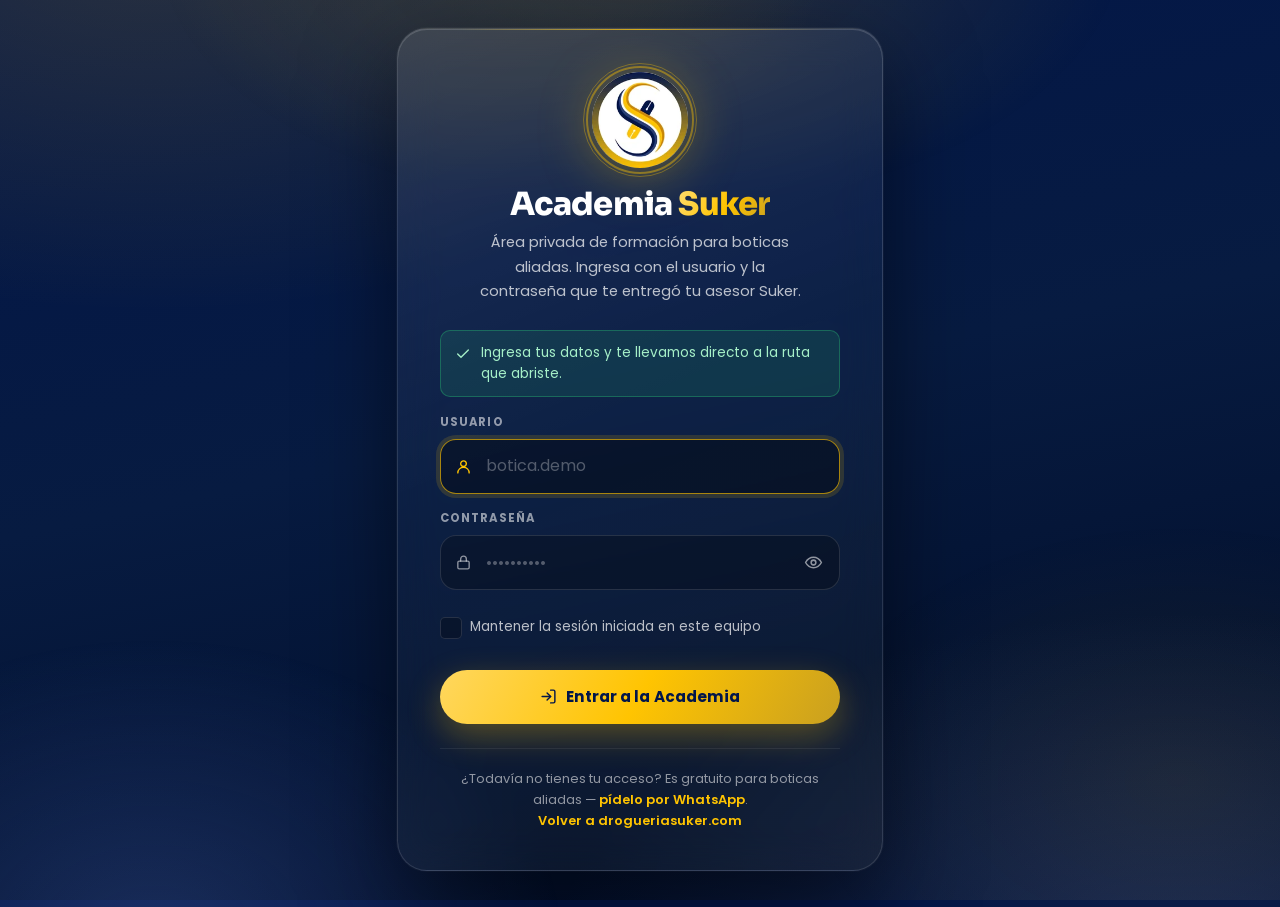
<file: academiasuker/vender-mejor/index.html>
<!DOCTYPE html>
<html lang="es-PE" data-ruta="vender-mejor">
<head>
  <meta charset="UTF-8">
  <meta name="viewport" content="width=device-width, initial-scale=1.0">

  <title>Vender mejor | Academia Suker · Droguería Suker</title>
  <meta name="description" content="Qué puedes recomendar con tranquilidad, cómo cuidar al cliente que vuelve cada mes y qué contestar cuando te dicen que está caro.">
  <meta name="robots" content="noindex, nofollow">
  <meta name="theme-color" content="#02164A">
  <link rel="icon" type="image/png" href="../../assets/img/favicon-64.png">
  <link rel="apple-touch-icon" href="../../assets/img/logo.png">
  <link rel="canonical" href="https://drogueriasuker.com/academiasuker/vender-mejor/">

  <link rel="preconnect" href="https://fonts.googleapis.com">
  <link rel="preconnect" href="https://fonts.gstatic.com" crossorigin>
  <!-- Esta pagina si tiene video: conviene abrir la conexion antes -->
  <link rel="preconnect" href="https://i.ytimg.com">
  <link rel="preconnect" href="https://www.youtube-nocookie.com">
  <link href="https://fonts.googleapis.com/css2?family=Poppins:wght@400;500;600;700;800&family=Sora:wght@700;800&display=swap" rel="stylesheet">
  <link rel="stylesheet" href="../../assets/academia/academia.css?v=20260818a">

  <!-- Sin "defer": la puerta se decide antes del primer pintado -->
  <script src="../../assets/academia/academia-config.js?v=20260818a"></script>
  <script src="../../assets/academia/academia-usuarios.js?v=20260818a"></script>
  <script src="../../assets/academia/academia-nucleo.js?v=20260818a"></script>
  <!-- El contenido si puede esperar al DOM -->
  <script src="../../assets/academia/academia-datos.js?v=20260818a" defer></script>
  <script src="../../assets/academia/academia-ruta.js?v=20260818a" defer></script>
</head>
<body>

<!-- ══ VELO DE ENTRADA ══
     Va escrito en el HTML, no lo crea JavaScript, para que se vea desde
     el primer pixel: asi el boticario nunca ve un salto ni una pantalla
     a medio pintar. academia-nucleo.js lo hace avanzar y lo retira en
     cuanto la pagina termina de prepararse. -->
<div class="ac-cargando ac-velo is-visible" id="acVelo" role="status" aria-live="polite">
  <div class="ac-anillo">
    <svg viewBox="0 0 116 116" aria-hidden="true">
      <defs><linearGradient id="acDegradado" x1="0" y1="0" x2="1" y2="1">
        <stop offset="0%" stop-color="#FFDD73"/><stop offset="100%" stop-color="#C9A020"/>
      </linearGradient></defs>
      <circle class="pista"  cx="58" cy="58" r="52"/>
      <circle class="avance" cx="58" cy="58" r="52"/>
    </svg>
    <span class="ac-anillo-pct">0%</span>
  </div>
  <div class="ac-cargando-texto">Verificando tu acceso…</div>
  <div class="ac-etapas"></div>
  <div class="ac-cargando-sub">Academia Suker</div>
</div>

<noscript>
  <style>.ac-velo{display:none!important}</style>
  <div style="max-width:640px;margin:16vh auto;padding:2rem;text-align:center;font-family:sans-serif;color:#fff">
    <h1 style="font-size:1.4rem;margin-bottom:.8rem">Academia Suker</h1>
    <p>Para ver esta ruta necesitas activar JavaScript en tu navegador.</p>
  </div>
</noscript>

<div class="ac-app">

  <header class="ac-top">
    <div class="contenedor">
      <a class="ac-marca" href="../" aria-label="Inicio de la Academia Suker">
        <img src="../../assets/img/logo-96.webp" alt="" width="40" height="40">
        <span class="ac-marca-txt">
          <b>Academia Suker</b>
          <span>Formación para boticarios</span>
        </span>
      </a>

      <nav class="ac-top-nav" aria-label="Secciones de la Academia">
        <a class="ac-top-link" href="../" data-transicion>Inicio</a>
        <a class="ac-top-link" href="../../" data-secundario>Sitio principal</a>
      </nav>

      <div class="ac-usuario">
        <span class="ac-usuario-nom" id="acNombre">Boticario</span>
        <button class="ac-salir" id="acSalir" type="button" data-destino="../" aria-label="Cerrar sesión" title="Cerrar sesión">
          <svg viewBox="0 0 24 24" fill="none" stroke="currentColor" stroke-width="2" stroke-linecap="round" stroke-linejoin="round" aria-hidden="true">
            <path d="M9 21H5a2 2 0 0 1-2-2V5a2 2 0 0 1 2-2h4"/><path d="M16 17l5-5-5-5"/><path d="M21 12H9"/>
          </svg>
        </button>
      </div>
    </div>
  </header>

  <main>

    <!-- ══ VISTA A: los 3 videos de la ruta ══ -->
    <div class="ac-ruta-vista">

      <section class="ac-hero">
        <div class="contenedor">
          <nav class="ac-migas" aria-label="Ruta de navegación">
            <a href="../" data-transicion>Academia Suker</a>
            <svg viewBox="0 0 24 24" fill="none" stroke="currentColor" stroke-width="2.4" stroke-linecap="round" stroke-linejoin="round" aria-hidden="true"><path d="M9 6l6 6-6 6"/></svg>
            <span>Vender mejor</span>
          </nav>

          <span class="ac-cinta" id="acCinta">Ruta 1 · Vender mejor</span>
          <h1 class="ac-titulo" id="acTitulo">Vender mejor</h1>
          <p class="ac-bajada" id="acLema">Qué puedes recomendar con tranquilidad, cómo cuidar al cliente que vuelve cada mes y qué contestar cuando te dicen que está caro.</p>
        </div>
      </section>

      <section class="ac-seccion">
        <div class="contenedor">
          <div class="ac-videos" id="acVideos">
            <div class="ac-esqueleto ac-esqueleto--video"></div>
            <div class="ac-esqueleto ac-esqueleto--video"></div>
            <div class="ac-esqueleto ac-esqueleto--video"></div>
          </div>
        </div>
      </section>

      <div class="contenedor">
        <section class="ac-cierre">
          <h2>¿Te quedó una duda?</h2>
          <p>
            Escríbele a tu asesor Suker. Te responde la misma persona que te visita,
            no un robot ni una central de llamadas.
          </p>
          <div class="ac-cierre-botones">
            <a class="ac-btn ac-btn-wa" href="https://wa.me/51932667799?text=Hola%20Suker%2C%20tengo%20una%20consulta%20sobre%20la%20Academia" target="_blank" rel="noopener">
              <svg viewBox="0 0 24 24" fill="currentColor" aria-hidden="true">
                <path d="M17.5 14.4c-.3-.15-1.76-.87-2.03-.97-.27-.1-.47-.15-.67.15-.2.3-.77.96-.94 1.16-.17.2-.35.22-.64.08-.3-.15-1.26-.47-2.4-1.48-.88-.79-1.48-1.76-1.65-2.06-.17-.3-.02-.46.13-.6.13-.14.3-.35.44-.53.15-.17.2-.3.3-.5.1-.2.05-.37-.02-.52-.08-.15-.67-1.61-.92-2.2-.24-.58-.49-.5-.67-.51h-.57c-.2 0-.52.07-.8.37-.27.3-1.04 1.02-1.04 2.48s1.07 2.87 1.22 3.07c.15.2 2.1 3.2 5.08 4.49.7.3 1.26.49 1.69.62.71.23 1.36.2 1.87.12.57-.09 1.76-.72 2-1.41.25-.7.25-1.29.18-1.42-.08-.12-.28-.2-.57-.34M12.05 21.8h-.01a9.9 9.9 0 0 1-5.03-1.38l-.36-.21-3.74.98 1-3.65-.24-.37a9.86 9.86 0 0 1-1.51-5.26c0-5.45 4.44-9.89 9.89-9.89a9.83 9.83 0 0 1 9.88 9.9c0 5.45-4.43 9.88-9.88 9.88m8.41-18.3A11.8 11.8 0 0 0 12.05 0C5.5 0 .16 5.34.16 11.9c0 2.09.55 4.14 1.59 5.94L.06 24l6.3-1.65a11.9 11.9 0 0 0 5.69 1.45h.01c6.55 0 11.89-5.34 11.89-11.9 0-3.17-1.24-6.16-3.48-8.4z"/>
              </svg>
              Escribir a mi asesor
            </a>
            <a class="ac-btn ac-btn-fantasma" href="../" data-transicion>
              Ver las otras rutas
              <svg viewBox="0 0 24 24" fill="none" stroke="currentColor" stroke-width="2" stroke-linecap="round" stroke-linejoin="round" aria-hidden="true"><path d="M5 12h14"/><path d="M13 6l6 6-6 6"/></svg>
            </a>
          </div>
        </section>
      </div>

    </div><!-- /ac-ruta-vista -->

    <!-- ══ VISTA B: un video abierto (texto + reproductor + material) ══
         Lo rellena academia-ruta.js cuando la URL lleva #video-N.
         No es otra pagina: por eso el cambio es instantaneo. -->
    <section class="ac-seccion ac-modulo-vista">
      <div class="contenedor" id="acVideoVista"></div>
    </section>

  </main>

  <footer class="ac-pie">
    <div class="contenedor">
      <p class="ac-pie-txt">
        © 2026 Droguería Suker · Sucari Corp S.A.C. · Juliaca, Puno<br>
        Contenido de uso interno para boticas aliadas. No lo compartas fuera de tu establecimiento.
      </p>
      <nav class="ac-pie-nav" aria-label="Enlaces de la Academia">
        <a href="../" data-transicion>Academia</a>
        <a href="../../">Droguería Suker</a>
        <a href="https://wa.me/51932667799" target="_blank" rel="noopener">WhatsApp</a>
      </nav>
    </div>
  </footer>

</div>

</body>
</html>
</file>
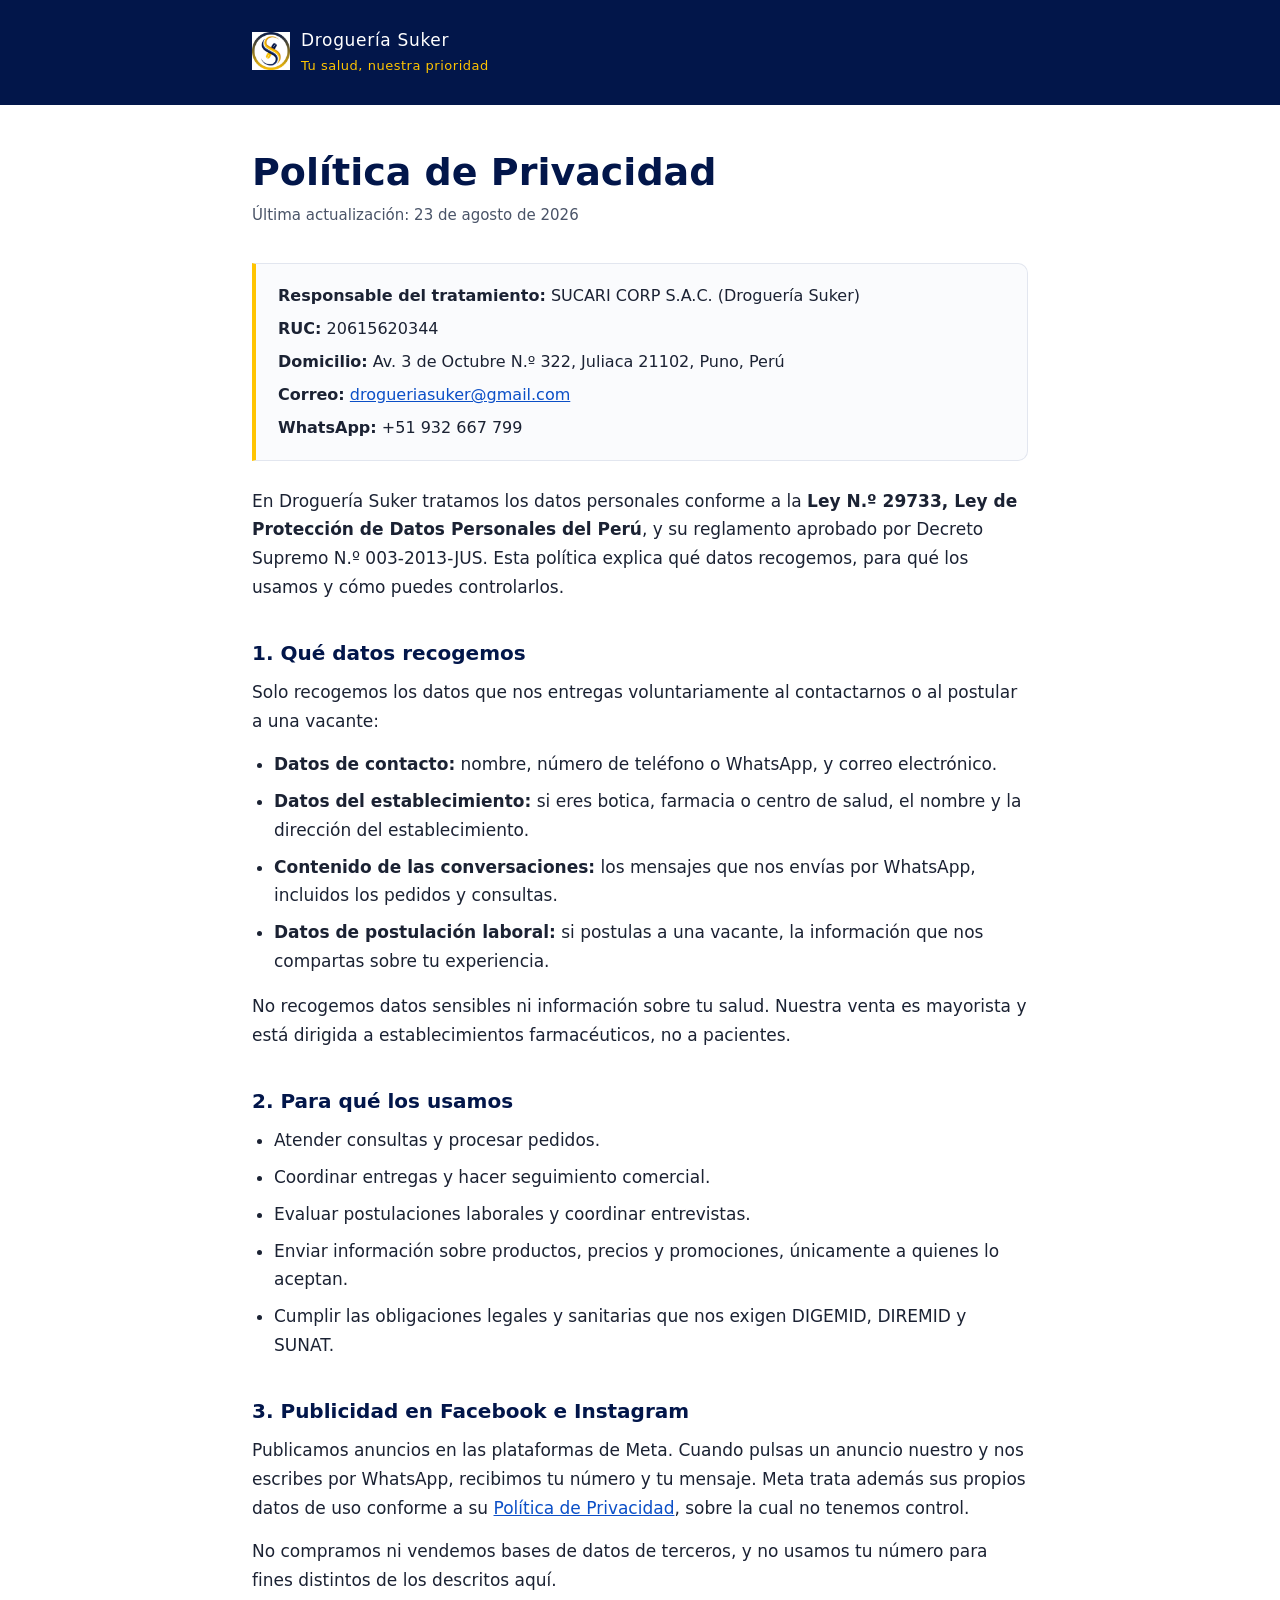
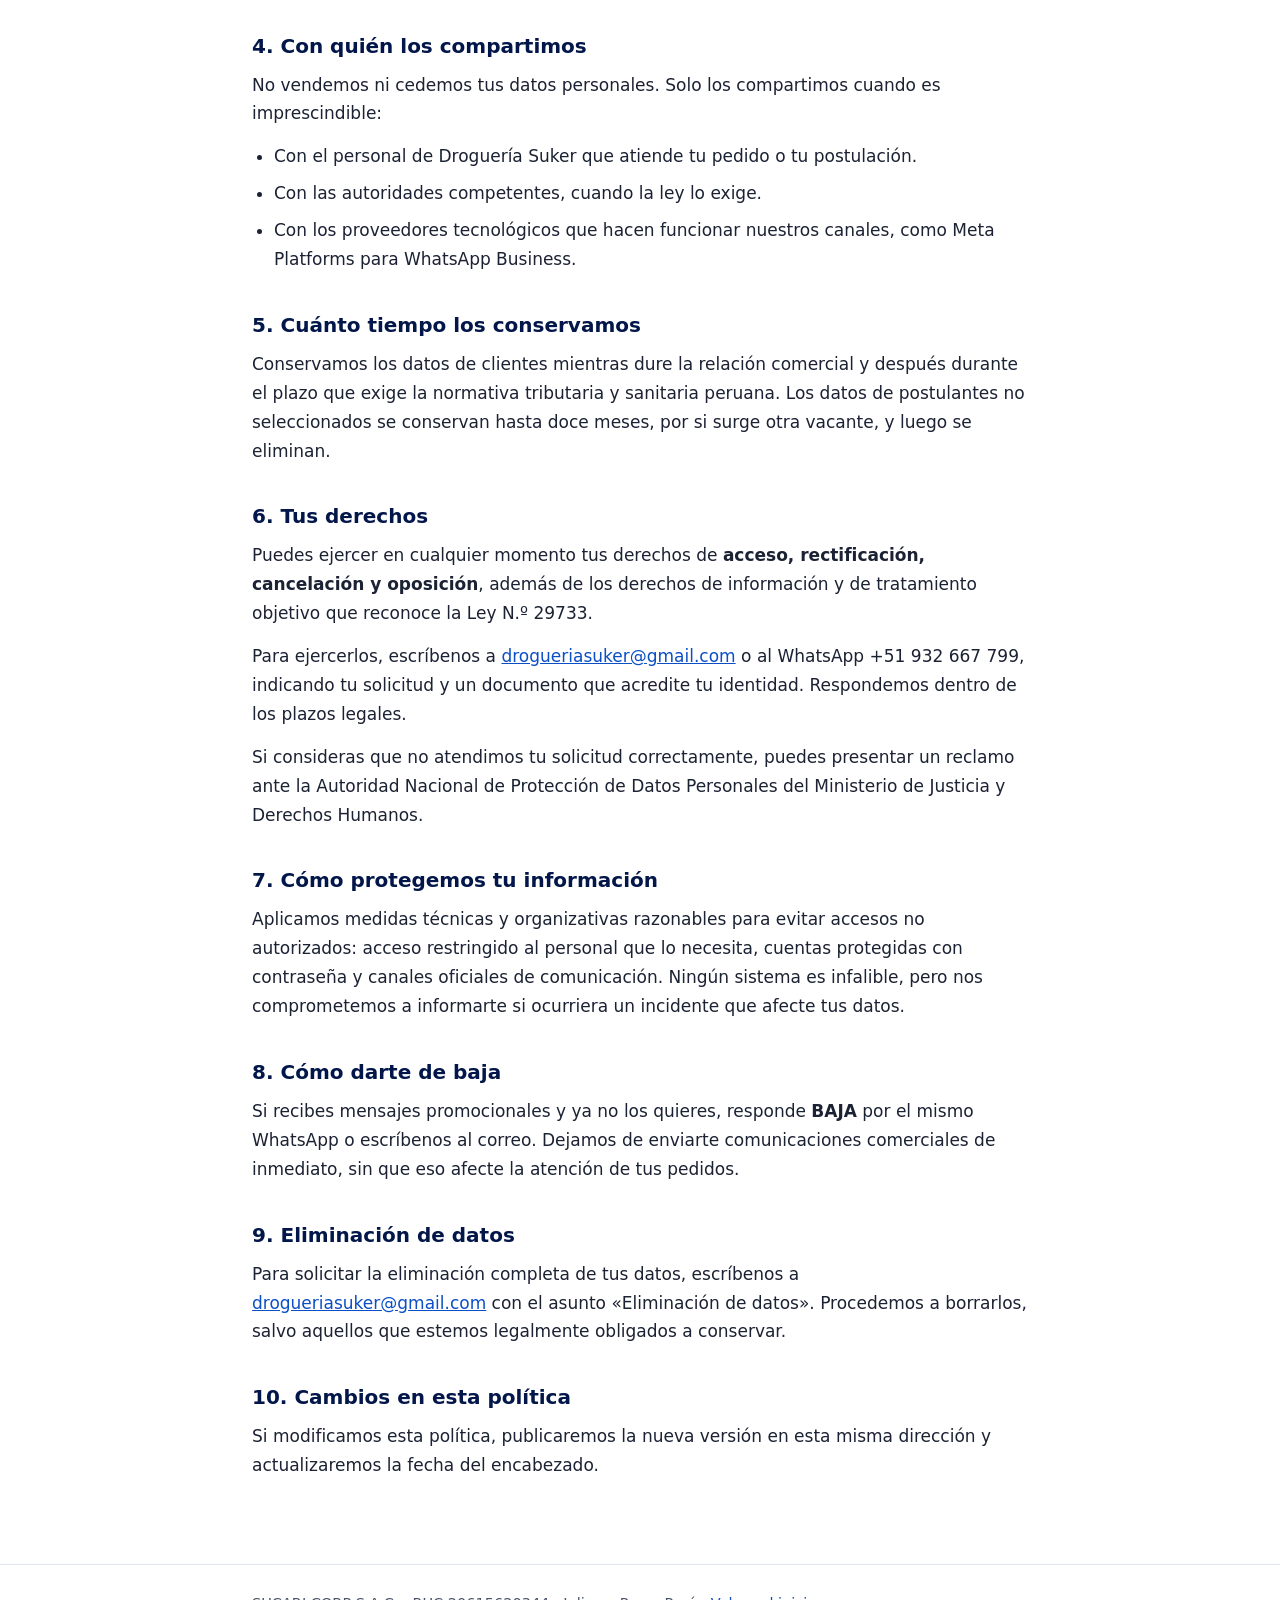
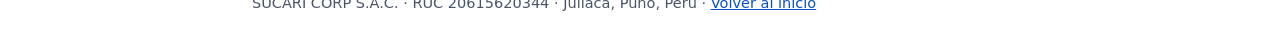
<file: privacidad.html>
<!DOCTYPE html>
<html lang="es-PE">
<head>
<meta charset="UTF-8">
<meta name="viewport" content="width=device-width, initial-scale=1.0">
<title>Política de Privacidad | Droguería Suker</title>
<meta name="description" content="Política de privacidad y tratamiento de datos personales de Droguería Suker (SUCARI CORP S.A.C.), conforme a la Ley N.º 29733 del Perú.">
<meta name="robots" content="index, follow">
<link rel="canonical" href="https://drogueriasuker.com/privacidad.html">
<link rel="icon" href="assets/img/logo.png">
<style>
  :root{
    --navy:#02164A;
    --gold:#FFC401;
    --ink:#1B2233;
    --ink-soft:#4A5468;
    --line:#E2E6EF;
    --bg:#FFFFFF;
  }
  *{box-sizing:border-box}
  body{
    margin:0;background:var(--bg);color:var(--ink);
    font-family:system-ui,-apple-system,"Segoe UI",Roboto,Helvetica,Arial,sans-serif;
    font-size:17px;line-height:1.7;-webkit-font-smoothing:antialiased;
  }
  .top{background:var(--navy);color:#fff;padding:26px 0}
  .container{max-width:820px;margin:0 auto;padding:0 22px}
  .top a{display:inline-flex;align-items:center;gap:11px;color:#fff;text-decoration:none;font-weight:600}
  .top img{width:38px;height:38px}
  .top span{font-size:13px;color:var(--gold);display:block;font-weight:500;letter-spacing:.04em}
  main{padding:46px 0 70px}
  h1{font-size:clamp(28px,5vw,38px);line-height:1.15;margin:0 0 8px;color:var(--navy)}
  .updated{color:var(--ink-soft);font-size:15px;margin:0 0 34px}
  h2{font-size:20px;margin:38px 0 12px;color:var(--navy);line-height:1.3}
  p{margin:0 0 14px}
  ul{margin:0 0 16px;padding-left:22px}
  li{margin-bottom:8px}
  .datos{
    border:1px solid var(--line);border-left:4px solid var(--gold);
    border-radius:0 10px 10px 0;padding:18px 22px;margin:0 0 26px;background:#FAFBFD;
  }
  .datos p{margin:0 0 6px;font-size:16px}
  .datos p:last-child{margin-bottom:0}
  a{color:#0B4FC7}
  footer{border-top:1px solid var(--line);padding:26px 0;color:var(--ink-soft);font-size:14.5px}
</style>
</head>
<body>

<div class="top">
  <div class="container">
    <a href="/">
      <img src="assets/img/logo.png" alt="Logo de Droguería Suker" width="38" height="38">
      <span style="font-size:17px;color:#fff">Droguería Suker<span>Tu salud, nuestra prioridad</span></span>
    </a>
  </div>
</div>

<main>
<div class="container">

  <h1>Política de Privacidad</h1>
  <p class="updated">Última actualización: 23 de agosto de 2026</p>

  <div class="datos">
    <p><strong>Responsable del tratamiento:</strong> SUCARI CORP S.A.C. (Droguería Suker)</p>
    <p><strong>RUC:</strong> 20615620344</p>
    <p><strong>Domicilio:</strong> Av. 3 de Octubre N.º 322, Juliaca 21102, Puno, Perú</p>
    <p><strong>Correo:</strong> <a href="mailto:drogueriasuker@gmail.com">drogueriasuker@gmail.com</a></p>
    <p><strong>WhatsApp:</strong> +51 932 667 799</p>
  </div>

  <p>En Droguería Suker tratamos los datos personales conforme a la <strong>Ley N.º 29733, Ley de Protección de Datos Personales del Perú</strong>, y su reglamento aprobado por Decreto Supremo N.º 003-2013-JUS. Esta política explica qué datos recogemos, para qué los usamos y cómo puedes controlarlos.</p>

  <h2>1. Qué datos recogemos</h2>
  <p>Solo recogemos los datos que nos entregas voluntariamente al contactarnos o al postular a una vacante:</p>
  <ul>
    <li><strong>Datos de contacto:</strong> nombre, número de teléfono o WhatsApp, y correo electrónico.</li>
    <li><strong>Datos del establecimiento:</strong> si eres botica, farmacia o centro de salud, el nombre y la dirección del establecimiento.</li>
    <li><strong>Contenido de las conversaciones:</strong> los mensajes que nos envías por WhatsApp, incluidos los pedidos y consultas.</li>
    <li><strong>Datos de postulación laboral:</strong> si postulas a una vacante, la información que nos compartas sobre tu experiencia.</li>
  </ul>
  <p>No recogemos datos sensibles ni información sobre tu salud. Nuestra venta es mayorista y está dirigida a establecimientos farmacéuticos, no a pacientes.</p>

  <h2>2. Para qué los usamos</h2>
  <ul>
    <li>Atender consultas y procesar pedidos.</li>
    <li>Coordinar entregas y hacer seguimiento comercial.</li>
    <li>Evaluar postulaciones laborales y coordinar entrevistas.</li>
    <li>Enviar información sobre productos, precios y promociones, únicamente a quienes lo aceptan.</li>
    <li>Cumplir las obligaciones legales y sanitarias que nos exigen DIGEMID, DIREMID y SUNAT.</li>
  </ul>

  <h2>3. Publicidad en Facebook e Instagram</h2>
  <p>Publicamos anuncios en las plataformas de Meta. Cuando pulsas un anuncio nuestro y nos escribes por WhatsApp, recibimos tu número y tu mensaje. Meta trata además sus propios datos de uso conforme a su <a href="https://www.facebook.com/privacy/policy/" target="_blank" rel="noopener">Política de Privacidad</a>, sobre la cual no tenemos control.</p>
  <p>No compramos ni vendemos bases de datos de terceros, y no usamos tu número para fines distintos de los descritos aquí.</p>

  <h2>4. Con quién los compartimos</h2>
  <p>No vendemos ni cedemos tus datos personales. Solo los compartimos cuando es imprescindible:</p>
  <ul>
    <li>Con el personal de Droguería Suker que atiende tu pedido o tu postulación.</li>
    <li>Con las autoridades competentes, cuando la ley lo exige.</li>
    <li>Con los proveedores tecnológicos que hacen funcionar nuestros canales, como Meta Platforms para WhatsApp Business.</li>
  </ul>

  <h2>5. Cuánto tiempo los conservamos</h2>
  <p>Conservamos los datos de clientes mientras dure la relación comercial y después durante el plazo que exige la normativa tributaria y sanitaria peruana. Los datos de postulantes no seleccionados se conservan hasta doce meses, por si surge otra vacante, y luego se eliminan.</p>

  <h2>6. Tus derechos</h2>
  <p>Puedes ejercer en cualquier momento tus derechos de <strong>acceso, rectificación, cancelación y oposición</strong>, además de los derechos de información y de tratamiento objetivo que reconoce la Ley N.º 29733.</p>
  <p>Para ejercerlos, escríbenos a <a href="mailto:drogueriasuker@gmail.com">drogueriasuker@gmail.com</a> o al WhatsApp +51 932 667 799, indicando tu solicitud y un documento que acredite tu identidad. Respondemos dentro de los plazos legales.</p>
  <p>Si consideras que no atendimos tu solicitud correctamente, puedes presentar un reclamo ante la Autoridad Nacional de Protección de Datos Personales del Ministerio de Justicia y Derechos Humanos.</p>

  <h2>7. Cómo protegemos tu información</h2>
  <p>Aplicamos medidas técnicas y organizativas razonables para evitar accesos no autorizados: acceso restringido al personal que lo necesita, cuentas protegidas con contraseña y canales oficiales de comunicación. Ningún sistema es infalible, pero nos comprometemos a informarte si ocurriera un incidente que afecte tus datos.</p>

  <h2>8. Cómo darte de baja</h2>
  <p>Si recibes mensajes promocionales y ya no los quieres, responde <strong>BAJA</strong> por el mismo WhatsApp o escríbenos al correo. Dejamos de enviarte comunicaciones comerciales de inmediato, sin que eso afecte la atención de tus pedidos.</p>

  <h2>9. Eliminación de datos</h2>
  <p>Para solicitar la eliminación completa de tus datos, escríbenos a <a href="mailto:drogueriasuker@gmail.com">drogueriasuker@gmail.com</a> con el asunto «Eliminación de datos». Procedemos a borrarlos, salvo aquellos que estemos legalmente obligados a conservar.</p>

  <h2>10. Cambios en esta política</h2>
  <p>Si modificamos esta política, publicaremos la nueva versión en esta misma dirección y actualizaremos la fecha del encabezado.</p>

</div>
</main>

<footer>
  <div class="container">
    SUCARI CORP S.A.C. · RUC 20615620344 · Juliaca, Puno, Perú · <a href="/">Volver al inicio</a>
  </div>
</footer>

</body>
</html>
</file>
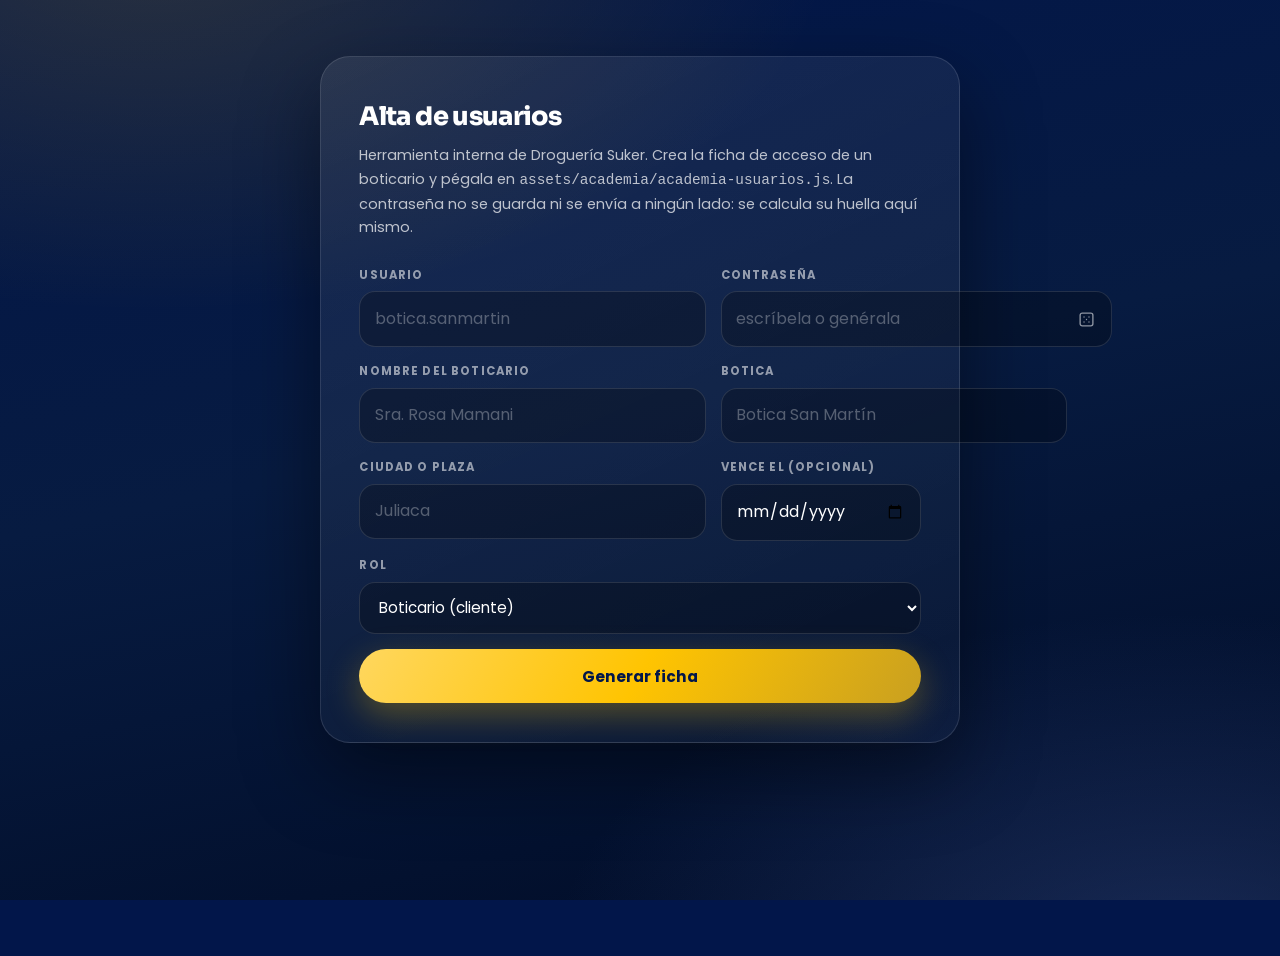
<file: tools/academia-alta-usuario.html>
<!DOCTYPE html>
<html lang="es-PE">
<head>
  <meta charset="UTF-8">
  <meta name="viewport" content="width=device-width, initial-scale=1.0">
  <title>Alta de usuarios · Academia Suker (uso interno)</title>
  <meta name="robots" content="noindex, nofollow">
  <meta name="theme-color" content="#02164A">
  <link rel="icon" type="image/png" href="../assets/img/favicon.png">

  <link rel="preconnect" href="https://fonts.googleapis.com">
  <link rel="preconnect" href="https://fonts.gstatic.com" crossorigin>
  <link href="https://fonts.googleapis.com/css2?family=Poppins:wght@400;500;600;700;800&family=Sora:wght@700;800&display=swap" rel="stylesheet">
  <link rel="stylesheet" href="../assets/academia/academia.css?v=20260812a">

  <style>
    .t-caja {
      width: 100%;
      max-width: 640px;
      margin: 3.5rem auto;
      padding: clamp(1.5rem, 4vw, 2.4rem);
      border-radius: var(--r-xl);
      border: 1px solid var(--line);
      background: linear-gradient(155deg, rgba(255,255,255,.075) 0%, rgba(255,255,255,.025) 100%);
      box-shadow: 0 30px 80px rgba(0,0,0,.45);
    }
    .t-caja h1 {
      font-family: 'Sora', sans-serif;
      font-size: 1.6rem; font-weight: 800; letter-spacing: -.025em;
      margin-bottom: .4rem;
    }
    .t-caja > p.lead { color: var(--mist); font-size: .9rem; margin-bottom: 1.6rem; line-height: 1.65; }
    .t-fila { display: grid; grid-template-columns: 1fr 1fr; gap: .9rem; }
    @media (max-width: 560px) { .t-fila { grid-template-columns: 1fr; } }
    .t-caja select {
      width: 100%; padding: .84rem .9rem;
      background: rgba(0,0,0,.26); color: #fff;
      border: 1px solid var(--line); border-radius: var(--r-md);
      font: inherit; font-size: .95rem;
    }
    .t-caja select option { background: #0B1F45; color: #fff; }
    .t-dado {
      display: grid; place-items: center;
      width: 40px; height: 40px; margin-right: .3rem;
      border-radius: var(--r-sm); color: var(--mist-dim);
      transition: color .18s, background .18s;
    }
    .t-dado:hover { color: var(--gold); background: rgba(255,255,255,.06); }
    .t-dado svg { width: 17px; height: 17px; }
    #tSalida { margin-top: 1.7rem; padding-top: 1.4rem; border-top: 1px solid var(--line-soft); }
    #tResumen {
      padding: .8rem .95rem; margin-bottom: .9rem;
      border-radius: var(--r-sm);
      background: rgba(255,196,1,.12); border: 1px solid rgba(255,196,1,.3);
      color: var(--gold-pale); font-size: .86rem; font-weight: 600;
      word-break: break-word;
    }
    #tBloque {
      display: block; white-space: pre; overflow-x: auto;
      padding: 1rem; border-radius: var(--r-sm);
      background: rgba(0,0,0,.42); border: 1px solid var(--line);
      color: #CFE3FF; font-family: ui-monospace, 'Cascadia Code', Consolas, monospace;
      font-size: .78rem; line-height: 1.65;
    }
    .t-nota {
      margin-top: 1.3rem; padding: .85rem 1rem;
      border-radius: var(--r-sm);
      border: 1px solid var(--line-soft); background: rgba(0,0,0,.2);
      font-size: .8rem; color: var(--mist-dim); line-height: 1.6;
    }
    .t-nota b { color: var(--white); }
  </style>

  <script src="../assets/academia/academia-config.js?v=20260812a"></script>
  <script src="../assets/academia/academia-usuarios.js?v=20260812a"></script>
  <script src="../assets/academia/academia-nucleo.js?v=20260812a"></script>
  <script src="academia-alta-usuario.js?v=20260812a" defer></script>
</head>
<body>

<div class="contenedor">
  <section class="t-caja">
    <h1>Alta de usuarios</h1>
    <p class="lead">
      Herramienta interna de Droguería Suker. Crea la ficha de acceso de un boticario
      y pégala en <code>assets/academia/academia-usuarios.js</code>.
      La contraseña no se guarda ni se envía a ningún lado: se calcula su huella aquí mismo.
    </p>

    <div class="t-fila">
      <div class="ac-campo">
        <label for="tUsuario">Usuario</label>
        <div class="ac-campo-caja">
          <input id="tUsuario" type="text" placeholder="botica.sanmartin" spellcheck="false" autocapitalize="none">
        </div>
      </div>
      <div class="ac-campo">
        <label for="tClave">Contraseña</label>
        <div class="ac-campo-caja">
          <input id="tClave" type="text" placeholder="escríbela o genérala" spellcheck="false" autocapitalize="none">
          <button class="t-dado" id="tDado" type="button" aria-label="Sugerir una contraseña">
            <svg viewBox="0 0 24 24" fill="none" stroke="currentColor" stroke-width="1.9" stroke-linecap="round" stroke-linejoin="round" aria-hidden="true">
              <rect x="3" y="3" width="18" height="18" rx="3"/><path d="M8.5 8.5h.01M15.5 8.5h.01M8.5 15.5h.01M15.5 15.5h.01M12 12h.01"/>
            </svg>
          </button>
        </div>
      </div>
    </div>

    <div class="t-fila">
      <div class="ac-campo">
        <label for="tNombre">Nombre del boticario</label>
        <div class="ac-campo-caja"><input id="tNombre" type="text" placeholder="Sra. Rosa Mamani"></div>
      </div>
      <div class="ac-campo">
        <label for="tBotica">Botica</label>
        <div class="ac-campo-caja"><input id="tBotica" type="text" placeholder="Botica San Martín"></div>
      </div>
    </div>

    <div class="t-fila">
      <div class="ac-campo">
        <label for="tCiudad">Ciudad o plaza</label>
        <div class="ac-campo-caja"><input id="tCiudad" type="text" placeholder="Juliaca"></div>
      </div>
      <div class="ac-campo">
        <label for="tExpira">Vence el (opcional)</label>
        <div class="ac-campo-caja"><input id="tExpira" type="date"></div>
      </div>
    </div>

    <div class="ac-campo">
      <label for="tRol">Rol</label>
      <select id="tRol">
        <option value="boticario">Boticario (cliente)</option>
        <option value="admin">Administrador (equipo Suker)</option>
      </select>
    </div>

    <button class="ac-btn ac-btn-oro" id="tGenerar" type="button">Generar ficha</button>

    <div id="tSalida" hidden>
      <p id="tResumen"></p>
      <code id="tBloque"></code>
      <button class="ac-btn ac-btn-fantasma" id="tCopiar" type="button" style="margin-top:.9rem">Copiar ficha</button>
      <div class="t-nota">
        <b>Cómo usarla:</b> abre <code>assets/academia/academia-usuarios.js</code>, pega la ficha
        dentro de <code>cuentas: [ … ]</code> y sube el archivo. Entrega al boticario solo el usuario
        y la contraseña de la línea amarilla — esa contraseña <b>no se puede recuperar después</b>,
        si se pierde hay que generar una nueva.
      </div>
    </div>
  </section>
</div>

</body>
</html>
</file>
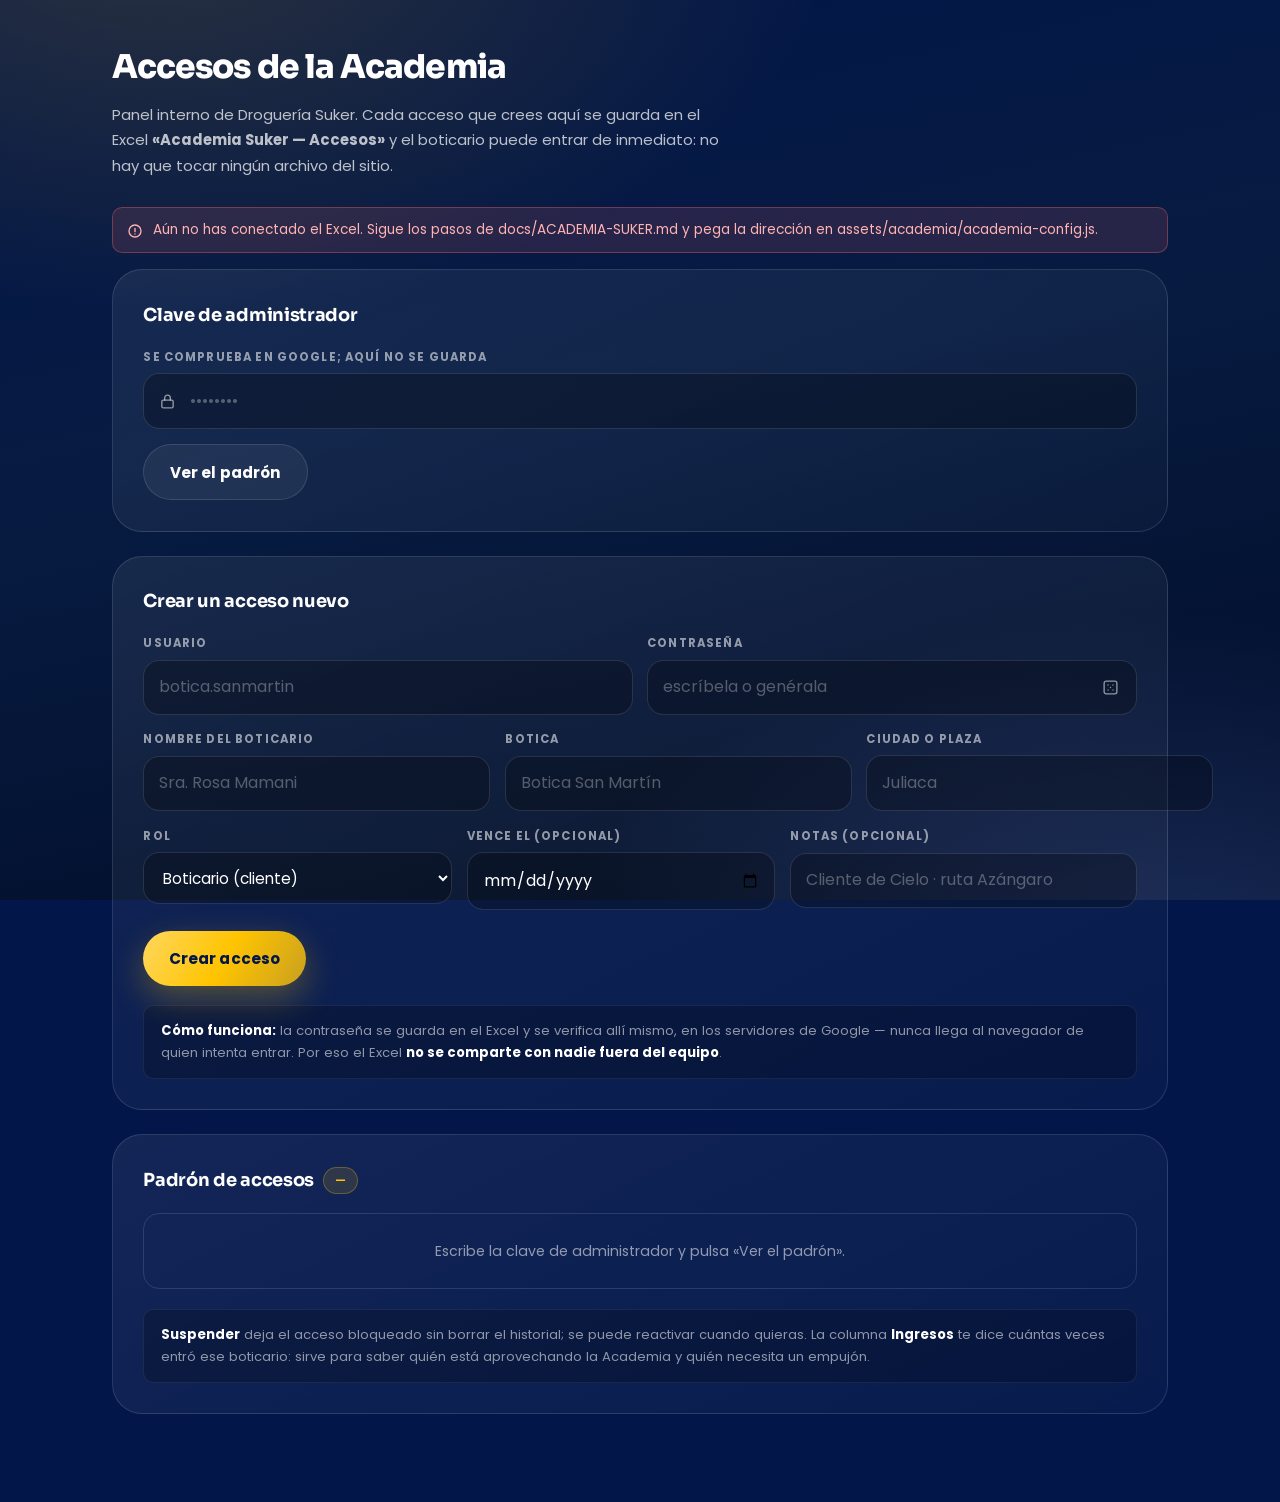
<file: tools/academia-usuarios.html>
<!DOCTYPE html>
<html lang="es-PE">
<head>
  <meta charset="UTF-8">
  <meta name="viewport" content="width=device-width, initial-scale=1.0">
  <title>Accesos de la Academia · Droguería Suker (uso interno)</title>
  <meta name="robots" content="noindex, nofollow">
  <meta name="theme-color" content="#02164A">
  <link rel="icon" type="image/png" href="../assets/img/favicon.png">

  <link rel="preconnect" href="https://fonts.googleapis.com">
  <link rel="preconnect" href="https://fonts.gstatic.com" crossorigin>
  <link href="https://fonts.googleapis.com/css2?family=Poppins:wght@400;500;600;700;800&family=Sora:wght@700;800&display=swap" rel="stylesheet">
  <link rel="stylesheet" href="../assets/academia/academia.css?v=20260812a">

  <style>
    .u-envoltura { max-width: 1120px; margin-inline: auto; padding-block: 2.5rem 4rem; }
    .u-cab { margin-bottom: 1.8rem; }
    .u-cab h1 {
      font-family: 'Sora', sans-serif; font-size: clamp(1.5rem, 4vw, 2.05rem);
      font-weight: 800; letter-spacing: -.028em; margin-bottom: .5rem;
    }
    .u-cab p { color: var(--mist); font-size: .93rem; max-width: 68ch; line-height: 1.7; }
    .u-panel {
      padding: clamp(1.3rem, 3vw, 1.9rem);
      border-radius: var(--r-xl);
      border: 1px solid var(--line);
      background: linear-gradient(155deg, rgba(255,255,255,.07) 0%, rgba(255,255,255,.022) 100%);
      margin-bottom: 1.5rem;
    }
    .u-panel h2 {
      font-family: 'Sora', sans-serif; font-size: 1.12rem; font-weight: 700;
      letter-spacing: -.018em; margin-bottom: 1.1rem;
      display: flex; align-items: center; gap: .55rem; flex-wrap: wrap;
    }
    .u-panel h2 span.u-cuenta {
      font-family: 'Poppins', sans-serif; font-size: .76rem; font-weight: 600;
      color: var(--gold); background: rgba(255,196,1,.12);
      border: 1px solid rgba(255,196,1,.28); border-radius: var(--r-pill);
      padding: .18rem .7rem; letter-spacing: 0;
    }
    .u-fila { display: grid; grid-template-columns: 1fr 1fr; gap: .9rem; }
    .u-fila-3 { display: grid; grid-template-columns: 1fr 1fr 1fr; gap: .9rem; }
    @media (max-width: 680px) { .u-fila, .u-fila-3 { grid-template-columns: 1fr; } }
    select {
      width: 100%; padding: .84rem .9rem; background: rgba(0,0,0,.26); color: #fff;
      border: 1px solid var(--line); border-radius: var(--r-md); font: inherit; font-size: .95rem;
    }
    select option { background: #0B1F45; color: #fff; }
    .u-dado {
      display: grid; place-items: center; width: 40px; height: 40px; margin-right: .3rem;
      border-radius: var(--r-sm); color: var(--mist-dim); transition: color .18s, background .18s;
    }
    .u-dado:hover { color: var(--gold); background: rgba(255,255,255,.06); }
    .u-dado svg { width: 17px; height: 17px; }
    .u-acciones { display: flex; flex-wrap: wrap; gap: .7rem; margin-top: .4rem; }
    .u-acciones .ac-btn { width: auto; }

    .u-tabla-caja { overflow-x: auto; border: 1px solid var(--line); border-radius: var(--r-md); }
    .u-tabla { width: 100%; border-collapse: collapse; font-size: .86rem; }
    .u-tabla th, .u-tabla td { padding: .7rem .85rem; text-align: left; border-bottom: 1px solid var(--line-soft); vertical-align: middle; }
    .u-tabla thead th {
      font-size: .7rem; letter-spacing: .09em; text-transform: uppercase;
      color: var(--mist-dim); font-weight: 700; background: rgba(0,0,0,.22); white-space: nowrap;
    }
    .u-tabla tbody tr:last-child td { border-bottom: none; }
    .u-tabla tbody tr:hover { background: rgba(255,255,255,.03); }
    .u-tabla td b { display: block; font-weight: 650; }
    .u-tabla td small { display: block; color: var(--mist-dim); font-size: .76rem; }
    .u-clave { font-family: ui-monospace, 'Cascadia Code', Consolas, monospace; color: var(--gold); white-space: nowrap; }
    .u-num { font-variant-numeric: tabular-nums; color: var(--mist-dim); white-space: nowrap; }
    tr.is-suspendida { opacity: .55; }
    .u-pastilla {
      display: inline-block; padding: .16rem .6rem; border-radius: var(--r-pill);
      font-size: .7rem; font-weight: 700; text-transform: uppercase; letter-spacing: .05em;
    }
    .u-pastilla.ok { background: rgba(46,212,122,.14); color: #6FD8A2; }
    .u-pastilla.no { background: rgba(255,176,32,.14); color: var(--amber); }
    .u-mini {
      padding: .32rem .75rem; border: 1px solid var(--line); border-radius: var(--r-pill);
      font-size: .76rem; font-weight: 600; color: var(--mist); white-space: nowrap;
      transition: background .18s, color .18s, border-color .18s;
    }
    .u-mini:hover { background: rgba(255,196,1,.14); color: var(--gold); border-color: rgba(255,196,1,.4); }
    .u-vacio { padding: 1.6rem; text-align: center; color: var(--mist-dim); font-size: .88rem; }
    .u-nota {
      margin-top: 1.2rem; padding: .9rem 1.05rem; border-radius: var(--r-sm);
      border: 1px solid var(--line-soft); background: rgba(0,0,0,.22);
      font-size: .82rem; color: var(--mist-dim); line-height: 1.65;
    }
    .u-nota b { color: var(--white); }
    .u-nota code { color: var(--gold); font-family: ui-monospace, Consolas, monospace; font-size: .95em; }
  </style>

  <script src="../assets/academia/academia-config.js?v=20260812a"></script>
  <script src="../tools/academia-usuarios.js?v=20260812a" defer></script>
</head>
<body>

<div class="contenedor u-envoltura">

  <header class="u-cab">
    <h1>Accesos de la Academia</h1>
    <p>
      Panel interno de Droguería Suker. Cada acceso que crees aquí se guarda en el
      Excel <strong>«Academia Suker — Accesos»</strong> y el boticario puede entrar
      de inmediato: no hay que tocar ningún archivo del sitio.
    </p>
  </header>

  <div class="ac-aviso" id="uAviso" role="alert"></div>

  <!-- ── Clave de administrador ── -->
  <section class="u-panel">
    <h2>Clave de administrador</h2>
    <div class="ac-campo">
      <label for="uAdmin">Se comprueba en Google; aquí no se guarda</label>
      <div class="ac-campo-caja">
        <svg viewBox="0 0 24 24" fill="none" stroke="currentColor" stroke-width="1.9" stroke-linecap="round" stroke-linejoin="round" aria-hidden="true">
          <rect x="4" y="10" width="16" height="11" rx="2"/><path d="M8 10V7a4 4 0 0 1 8 0v3"/>
        </svg>
        <input id="uAdmin" type="password" placeholder="••••••••" autocomplete="off">
      </div>
    </div>
    <div class="u-acciones">
      <button class="ac-btn ac-btn-fantasma" id="uListar" type="button">Ver el padrón</button>
    </div>
  </section>

  <!-- ── Crear acceso ── -->
  <section class="u-panel">
    <h2>Crear un acceso nuevo</h2>

    <div class="u-fila">
      <div class="ac-campo">
        <label for="uUsuario">Usuario</label>
        <div class="ac-campo-caja">
          <input id="uUsuario" type="text" placeholder="botica.sanmartin" spellcheck="false" autocapitalize="none">
        </div>
      </div>
      <div class="ac-campo">
        <label for="uClave">Contraseña</label>
        <div class="ac-campo-caja">
          <input id="uClave" type="text" placeholder="escríbela o genérala" spellcheck="false" autocapitalize="none">
          <button class="u-dado" id="uDado" type="button" aria-label="Sugerir una contraseña">
            <svg viewBox="0 0 24 24" fill="none" stroke="currentColor" stroke-width="1.9" stroke-linecap="round" stroke-linejoin="round" aria-hidden="true">
              <rect x="3" y="3" width="18" height="18" rx="3"/><path d="M8.5 8.5h.01M15.5 8.5h.01M8.5 15.5h.01M15.5 15.5h.01M12 12h.01"/>
            </svg>
          </button>
        </div>
      </div>
    </div>

    <div class="u-fila-3">
      <div class="ac-campo">
        <label for="uNombre">Nombre del boticario</label>
        <div class="ac-campo-caja"><input id="uNombre" type="text" placeholder="Sra. Rosa Mamani"></div>
      </div>
      <div class="ac-campo">
        <label for="uBotica">Botica</label>
        <div class="ac-campo-caja"><input id="uBotica" type="text" placeholder="Botica San Martín"></div>
      </div>
      <div class="ac-campo">
        <label for="uCiudad">Ciudad o plaza</label>
        <div class="ac-campo-caja"><input id="uCiudad" type="text" placeholder="Juliaca"></div>
      </div>
    </div>

    <div class="u-fila-3">
      <div class="ac-campo">
        <label for="uRol">Rol</label>
        <select id="uRol">
          <option value="boticario">Boticario (cliente)</option>
          <option value="admin">Administrador (equipo Suker)</option>
        </select>
      </div>
      <div class="ac-campo">
        <label for="uVence">Vence el (opcional)</label>
        <div class="ac-campo-caja"><input id="uVence" type="date"></div>
      </div>
      <div class="ac-campo">
        <label for="uNotas">Notas (opcional)</label>
        <div class="ac-campo-caja"><input id="uNotas" type="text" placeholder="Cliente de Cielo · ruta Azángaro"></div>
      </div>
    </div>

    <div class="u-acciones">
      <button class="ac-btn ac-btn-oro" id="uCrear" type="button">Crear acceso</button>
    </div>

    <div class="u-nota">
      <b>Cómo funciona:</b> la contraseña se guarda en el Excel y se verifica allí mismo,
      en los servidores de Google — nunca llega al navegador de quien intenta entrar.
      Por eso el Excel <b>no se comparte con nadie fuera del equipo</b>.
    </div>
  </section>

  <!-- ── Padrón ── -->
  <section class="u-panel">
    <h2>Padrón de accesos <span class="u-cuenta" id="uTotal">—</span></h2>
    <div class="u-tabla-caja" id="uTabla">
      <p class="u-vacio">Escribe la clave de administrador y pulsa «Ver el padrón».</p>
    </div>
    <div class="u-nota">
      <b>Suspender</b> deja el acceso bloqueado sin borrar el historial; se puede reactivar
      cuando quieras. La columna <b>Ingresos</b> te dice cuántas veces entró ese boticario:
      sirve para saber quién está aprovechando la Academia y quién necesita un empujón.
    </div>
  </section>

</div>

</body>
</html>
</file>
<file: assets/academia/academia.css>
/* ============================================================
   ACADEMIA SUKER — academia.css  v=20260811
   Hoja de estilos AUTÓNOMA (no depende de styles.css del sitio
   público) para que el área de miembros cargue en pocos KB.
   Paleta oficial del logo: navy #02164A · amarillo #FFC401,
   armonizada con los tonos del sitio (#1B2A4E / #E5B826).
   ============================================================ */

/* ---------- 1. TOKENS ---------- */
:root {
  --navy-deep:  #02164A;
  --navy:       #0A1F52;
  --navy-mid:   #12305F;
  --navy-soft:  #1B2A4E;
  --gold:       #FFC401;
  --gold-warm:  #E5B826;
  --gold-dark:  #C9A020;
  --gold-pale:  #FDF7DC;
  --white:      #FFFFFF;
  --ink:        #0B1322;
  --mist:       rgba(255,255,255,.72);
  --mist-dim:   rgba(255,255,255,.55);
  --line:       rgba(255,255,255,.12);
  --line-soft:  rgba(255,255,255,.07);
  --glass:      rgba(255,255,255,.055);
  --glass-hi:   rgba(255,255,255,.09);
  --green:      #2ED47A;
  --amber:      #FFB020;
  --red:        #FF6B6B;
  --whatsapp:   #25D366;

  --r-sm: 10px;
  --r-md: 16px;
  --r-lg: 22px;
  --r-xl: 30px;
  --r-pill: 100px;

  --ease:   cubic-bezier(.16,1,.3,1);
  --ease-s: cubic-bezier(.4,0,.2,1);
  --t-fast: .18s var(--ease);
  --t-base: .34s var(--ease);
  --t-slow: .7s  var(--ease);

  --top-h: 68px;
  --cont:  1180px;
}

/* ---------- 2. RESET ---------- */
*, *::before, *::after { box-sizing: border-box; margin: 0; padding: 0; }
html { -webkit-text-size-adjust: 100%; scroll-behavior: smooth; }
img, svg, iframe { display: block; max-width: 100%; }
a { color: inherit; text-decoration: none; }
ul, ol { list-style: none; }
button { border: none; background: none; font: inherit; cursor: pointer; color: inherit; }
input { font: inherit; border: none; outline: none; }

body {
  font-family: 'Poppins', -apple-system, BlinkMacSystemFont, 'Segoe UI', sans-serif;
  background: var(--navy-deep);
  color: var(--white);
  line-height: 1.65;
  min-height: 100vh;
  -webkit-font-smoothing: antialiased;
  -moz-osx-font-smoothing: grayscale;
  overflow-x: hidden;
}

/* Fondo ambiental: dos auroras suaves fijas (0 costo de red) */
body::before {
  content: '';
  position: fixed;
  inset: 0;
  z-index: -1;
  background:
    radial-gradient(1100px 620px at 12% -8%,  rgba(255,196,1,.16), transparent 62%),
    radial-gradient(980px  560px at 92% 108%, rgba(45,69,128,.55), transparent 64%),
    linear-gradient(168deg, #02164A 0%, #071B41 46%, #010C26 100%);
}

.sr-only {
  position: absolute !important;
  width: 1px; height: 1px; padding: 0; margin: -1px;
  overflow: hidden; clip: rect(0,0,0,0); white-space: nowrap; border: 0;
}

.contenedor {
  width: 100%;
  max-width: var(--cont);
  margin-inline: auto;
  padding-inline: clamp(1.1rem, 4vw, 2rem);
}

::selection { background: var(--gold); color: var(--navy-deep); }

:focus-visible {
  outline: 2px solid var(--gold);
  outline-offset: 3px;
  border-radius: 6px;
}

/* ---------- 3. PUERTA DE ACCESO (anti-parpadeo) ----------
   El script de sesión marca <html> antes del primer pintado.
   Mientras no haya sesión válida, la app permanece oculta. */
html.ac-cerrado .ac-app     { display: none !important; }
html.ac-abierto .ac-portada { display: none !important; }
html:not(.ac-listo) .ac-app,
html:not(.ac-listo) .ac-portada { visibility: hidden; }

/* ---------- 4. PANTALLA "PROCESANDO DATOS" ---------- */
.ac-cargando {
  position: fixed;
  inset: 0;
  z-index: 4000;
  display: none;
  flex-direction: column;
  align-items: center;
  justify-content: center;
  gap: 1.6rem;
  padding: 2rem;
  text-align: center;
  background: linear-gradient(168deg, rgba(2,22,74,.97) 0%, rgba(1,12,38,.99) 100%);
  backdrop-filter: blur(14px);
  -webkit-backdrop-filter: blur(14px);
  opacity: 0;
  transition: opacity .3s var(--ease-s);
}
.ac-cargando.is-visible { display: flex; opacity: 1; }

.ac-cargando-marca {
  width: 74px; height: 74px;
  border-radius: 50%;
  object-fit: cover;
  outline: 2px solid rgba(255,196,1,.4);
  outline-offset: 3px;
}

.ac-anillo {
  position: relative;
  width: 116px; height: 116px;
  display: grid;
  place-items: center;
}
.ac-anillo svg { position: absolute; inset: 0; width: 100%; height: 100%; }
.ac-anillo circle { fill: none; stroke-width: 3; stroke-linecap: round; }
.ac-anillo .pista  { stroke: rgba(255,255,255,.1); }
.ac-anillo .avance {
  stroke: url(#acDegradado);
  stroke-dasharray: 326;
  stroke-dashoffset: 326;
  transform: rotate(-90deg);
  transform-origin: 50% 50%;
  transition: stroke-dashoffset .55s var(--ease);
  filter: drop-shadow(0 0 7px rgba(255,196,1,.55));
}
.ac-anillo-pct {
  font-family: 'Sora', sans-serif;
  font-size: 1.4rem;
  font-weight: 800;
  color: var(--gold);
  font-variant-numeric: tabular-nums;
}

.ac-cargando-texto {
  font-size: 1rem;
  font-weight: 600;
  color: var(--white);
  min-height: 1.6em;
  letter-spacing: .002em;
}
.ac-cargando-texto.is-cambiando { opacity: 0; transform: translateY(4px); }
.ac-cargando-texto { transition: opacity .22s var(--ease-s), transform .22s var(--ease-s); }

.ac-cargando-sub {
  font-size: .8rem;
  color: var(--mist-dim);
  letter-spacing: .06em;
  text-transform: uppercase;
  font-weight: 500;
}

/* Puntos de progreso por etapas */
.ac-etapas { display: flex; gap: .45rem; }
.ac-etapa {
  width: 26px; height: 3px;
  border-radius: 3px;
  background: rgba(255,255,255,.14);
  transition: background var(--t-base), box-shadow var(--t-base);
}
.ac-etapa.is-hecha {
  background: var(--gold);
  box-shadow: 0 0 10px rgba(255,196,1,.5);
}

/* ---------- 5. BARRA SUPERIOR ---------- */
.ac-top {
  position: sticky;
  top: 0;
  z-index: 900;
  height: var(--top-h);
  background: rgba(2,18,58,.82);
  backdrop-filter: blur(18px);
  -webkit-backdrop-filter: blur(18px);
  border-bottom: 1px solid var(--line-soft);
}
.ac-top .contenedor {
  height: 100%;
  display: flex;
  align-items: center;
  gap: 1rem;
}
.ac-marca { display: flex; align-items: center; gap: .65rem; flex-shrink: 0; }
.ac-marca img {
  width: 40px; height: 40px;
  border-radius: 50%;
  object-fit: cover;
  outline: 1.5px solid rgba(255,196,1,.4);
  outline-offset: 2px;
}
.ac-marca-txt { line-height: 1.15; }
.ac-marca-txt b {
  display: block;
  font-family: 'Sora', sans-serif;
  font-size: .98rem;
  font-weight: 800;
  letter-spacing: -.01em;
  background: linear-gradient(120deg, #FFD75E 0%, var(--gold) 55%, var(--gold-dark) 100%);
  -webkit-background-clip: text;
  background-clip: text;
  -webkit-text-fill-color: transparent;
}
.ac-marca-txt span {
  font-size: .64rem;
  letter-spacing: .16em;
  text-transform: uppercase;
  color: var(--mist-dim);
  font-weight: 600;
}

.ac-top-nav { margin-left: auto; display: flex; align-items: center; gap: .35rem; }
.ac-top-link {
  padding: .45rem .8rem;
  border-radius: var(--r-pill);
  font-size: .85rem;
  font-weight: 500;
  color: var(--mist);
  transition: background var(--t-fast), color var(--t-fast);
  white-space: nowrap;
}
.ac-top-link:hover, .ac-top-link.is-activo { background: rgba(255,196,1,.14); color: var(--gold); }

.ac-usuario {
  display: flex;
  align-items: center;
  gap: .55rem;
  padding: .3rem .3rem .3rem .85rem;
  border: 1px solid var(--line);
  border-radius: var(--r-pill);
  background: var(--glass);
}
.ac-usuario-nom {
  font-size: .8rem;
  font-weight: 600;
  color: var(--white);
  max-width: 15ch;
  overflow: hidden;
  text-overflow: ellipsis;
  white-space: nowrap;
}
.ac-salir {
  display: grid;
  place-items: center;
  width: 30px; height: 30px;
  border-radius: 50%;
  background: rgba(255,255,255,.08);
  color: var(--mist);
  transition: background var(--t-fast), color var(--t-fast), transform var(--t-fast);
}
.ac-salir:hover { background: rgba(255,107,107,.2); color: #FF9A9A; transform: rotate(8deg); }
.ac-salir svg { width: 15px; height: 15px; }

/* ---------- 6. PORTADA / LOGIN ---------- */
.ac-portada {
  min-height: 100vh;
  min-height: 100svh;
  display: grid;
  place-items: center;
  padding: 2.5rem 1.2rem 3.5rem;
}
.ac-login {
  width: 100%;
  max-width: 452px;
  padding: clamp(1.7rem, 4.5vw, 2.6rem);
  border-radius: var(--r-xl);
  border: 1px solid var(--line);
  background: linear-gradient(155deg, rgba(255,255,255,.085) 0%, rgba(255,255,255,.028) 100%);
  backdrop-filter: blur(20px);
  -webkit-backdrop-filter: blur(20px);
  box-shadow: 0 34px 90px rgba(0,0,0,.5), inset 0 1px 0 rgba(255,255,255,.14);
  text-align: center;
  animation: acEntrada .65s var(--ease) both;
}
@keyframes acEntrada {
  from { opacity: 0; transform: translateY(22px) scale(.985); }
  to   { opacity: 1; transform: none; }
}

.ac-login-logo {
  width: 86px; height: 86px;
  margin: 0 auto 1.15rem;
  border-radius: 50%;
  object-fit: cover;
  outline: 2px solid rgba(255,196,1,.42);
  outline-offset: 4px;
  filter: drop-shadow(0 8px 26px rgba(255,196,1,.32));
}
.ac-login h1 {
  font-family: 'Sora', sans-serif;
  font-size: clamp(1.6rem, 5.4vw, 2rem);
  font-weight: 800;
  letter-spacing: -.025em;
  line-height: 1.12;
  margin-bottom: .5rem;
}
.ac-login h1 em {
  font-style: normal;
  background: linear-gradient(120deg, #FFDD73 0%, var(--gold) 52%, var(--gold-dark) 100%);
  -webkit-background-clip: text;
  background-clip: text;
  -webkit-text-fill-color: transparent;
}
.ac-login-lead {
  font-size: .92rem;
  color: var(--mist);
  margin-bottom: 1.7rem;
  text-wrap: balance;
}

.ac-campo { text-align: left; margin-bottom: .95rem; }
.ac-campo label {
  display: block;
  font-size: .72rem;
  font-weight: 700;
  letter-spacing: .1em;
  text-transform: uppercase;
  color: var(--mist-dim);
  margin-bottom: .42rem;
}
.ac-campo-caja {
  position: relative;
  display: flex;
  align-items: center;
  border: 1px solid var(--line);
  border-radius: var(--r-md);
  background: rgba(0,0,0,.26);
  transition: border-color var(--t-fast), box-shadow var(--t-fast), background var(--t-fast);
}
.ac-campo-caja:focus-within {
  border-color: rgba(255,196,1,.6);
  background: rgba(0,0,0,.34);
  box-shadow: 0 0 0 4px rgba(255,196,1,.13);
}
.ac-campo-caja > svg {
  width: 17px; height: 17px;
  margin-left: .9rem;
  color: var(--mist-dim);
  flex-shrink: 0;
}
.ac-campo input {
  flex: 1;
  min-width: 0;
  padding: .84rem .9rem;
  background: transparent;
  color: var(--white);
  font-size: .95rem;
}
.ac-campo input::placeholder { color: rgba(255,255,255,.3); }
/* La caja ya marca el foco: evitamos el doble anillo */
.ac-campo input:focus-visible { outline: none; }
.ac-campo input:-webkit-autofill {
  -webkit-text-fill-color: var(--white);
  -webkit-box-shadow: 0 0 0 40px #0B1F45 inset;
  caret-color: var(--white);
}
.ac-ojo {
  display: grid;
  place-items: center;
  width: 40px;
  height: 40px;
  margin-right: .3rem;
  border-radius: var(--r-sm);
  color: var(--mist-dim);
  flex-shrink: 0;
  transition: color var(--t-fast), background var(--t-fast);
}
.ac-ojo:hover { color: var(--gold); background: rgba(255,255,255,.06); }
.ac-ojo svg { width: 17px; height: 17px; }

.ac-recordar {
  display: flex;
  align-items: center;
  gap: .55rem;
  margin: .15rem 0 1.25rem;
  font-size: .84rem;
  color: var(--mist);
  cursor: pointer;
  user-select: none;
  text-align: left;
}
.ac-recordar input { position: absolute; opacity: 0; width: 0; height: 0; }
.ac-check {
  width: 19px; height: 19px;
  flex-shrink: 0;
  border: 1px solid var(--line);
  border-radius: 5px;
  background: rgba(0,0,0,.26);
  display: grid;
  place-items: center;
  transition: background var(--t-fast), border-color var(--t-fast);
}
.ac-check svg { width: 12px; height: 12px; color: var(--navy-deep); opacity: 0; transform: scale(.6); transition: all var(--t-fast); }
.ac-recordar input:checked + .ac-check { background: var(--gold); border-color: var(--gold); }
.ac-recordar input:checked + .ac-check svg { opacity: 1; transform: none; }
.ac-recordar input:focus-visible + .ac-check { outline: 2px solid var(--gold); outline-offset: 2px; }

.ac-btn {
  display: inline-flex;
  align-items: center;
  justify-content: center;
  gap: .55rem;
  padding: .92rem 1.6rem;
  border-radius: var(--r-pill);
  font-size: .95rem;
  font-weight: 700;
  letter-spacing: .005em;
  transition: transform var(--t-base), box-shadow var(--t-base), background var(--t-base), opacity var(--t-base);
  white-space: nowrap;
}
.ac-btn svg { width: 17px; height: 17px; flex-shrink: 0; }
.ac-btn-oro {
  width: 100%;
  color: var(--navy-deep);
  background: linear-gradient(120deg, #FFD75E 0%, var(--gold) 50%, var(--gold-dark) 100%);
  box-shadow: 0 12px 34px rgba(255,196,1,.3);
}
.ac-btn-oro:hover { transform: translateY(-2px); box-shadow: 0 18px 44px rgba(255,196,1,.42); }
.ac-btn-oro:active { transform: translateY(0); }
.ac-btn[disabled] { opacity: .55; pointer-events: none; }
.ac-btn-fantasma {
  border: 1px solid var(--line);
  background: var(--glass);
  color: var(--white);
}
.ac-btn-fantasma:hover { background: var(--glass-hi); border-color: rgba(255,196,1,.4); transform: translateY(-2px); }
.ac-btn-wa { background: var(--whatsapp); color: #04301A; box-shadow: 0 12px 30px rgba(37,211,102,.26); }
.ac-btn-wa:hover { transform: translateY(-2px); box-shadow: 0 18px 40px rgba(37,211,102,.36); }

.ac-hilo { display: inline-block; width: 16px; height: 16px; border: 2px solid rgba(2,22,74,.28); border-top-color: var(--navy-deep); border-radius: 50%; animation: acGira .7s linear infinite; }
@keyframes acGira { to { transform: rotate(360deg); } }

.ac-aviso {
  display: none;
  align-items: flex-start;
  gap: .6rem;
  margin-bottom: 1rem;
  padding: .75rem .9rem;
  border-radius: var(--r-sm);
  font-size: .85rem;
  text-align: left;
  line-height: 1.5;
  animation: acSacudir .42s var(--ease-s);
}
.ac-aviso.is-visible { display: flex; }
.ac-aviso svg { width: 16px; height: 16px; flex-shrink: 0; margin-top: .18rem; }
.ac-aviso-error { background: rgba(255,107,107,.13); border: 1px solid rgba(255,107,107,.34); color: #FFB3B3; }
.ac-aviso-ok    { background: rgba(46,212,122,.12); border: 1px solid rgba(46,212,122,.32); color: #A6F0C8; }
@keyframes acSacudir {
  0%,100% { transform: translateX(0); }
  22% { transform: translateX(-6px); }
  46% { transform: translateX(5px); }
  72% { transform: translateX(-3px); }
}

.ac-login-pie {
  margin-top: 1.5rem;
  padding-top: 1.25rem;
  border-top: 1px solid var(--line-soft);
  font-size: .81rem;
  color: var(--mist-dim);
  line-height: 1.6;
}
.ac-login-pie a { color: var(--gold); font-weight: 600; }
.ac-login-pie a:hover { text-decoration: underline; }

/* ---------- 7. ENCABEZADO DE SECCIÓN ---------- */
.ac-hero { padding: clamp(2.6rem, 7vw, 4.6rem) 0 clamp(1.8rem, 4vw, 2.8rem); }
.ac-migas {
  display: flex;
  align-items: center;
  flex-wrap: wrap;
  gap: .4rem;
  font-size: .78rem;
  color: var(--mist-dim);
  margin-bottom: 1.15rem;
}
.ac-migas a { transition: color var(--t-fast); }
.ac-migas a:hover { color: var(--gold); }
.ac-migas svg { width: 12px; height: 12px; opacity: .5; }

.ac-cinta {
  display: inline-flex;
  align-items: center;
  gap: .5rem;
  padding: .38rem .95rem;
  margin-bottom: 1.1rem;
  border: 1px solid rgba(255,196,1,.3);
  border-radius: var(--r-pill);
  background: rgba(255,196,1,.1);
  font-size: .7rem;
  font-weight: 700;
  letter-spacing: .14em;
  text-transform: uppercase;
  color: var(--gold);
}
.ac-cinta::before {
  content: '';
  width: 6px; height: 6px;
  border-radius: 50%;
  background: var(--gold);
  box-shadow: 0 0 0 0 rgba(255,196,1,.7);
  animation: acLatido 2.4s var(--ease-s) infinite;
}
@keyframes acLatido {
  0%   { box-shadow: 0 0 0 0 rgba(255,196,1,.6); }
  70%  { box-shadow: 0 0 0 9px rgba(255,196,1,0); }
  100% { box-shadow: 0 0 0 0 rgba(255,196,1,0); }
}

.ac-titulo {
  font-family: 'Sora', sans-serif;
  font-size: clamp(2.05rem, 6.4vw, 3.5rem);
  font-weight: 800;
  line-height: 1.06;
  letter-spacing: -.032em;
  margin-bottom: 1rem;
  text-wrap: balance;
}
.ac-titulo em {
  font-style: normal;
  background: linear-gradient(120deg, #FFDD73 0%, var(--gold) 52%, var(--gold-dark) 100%);
  -webkit-background-clip: text;
  background-clip: text;
  -webkit-text-fill-color: transparent;
}
.ac-bajada {
  font-size: clamp(1rem, 2.4vw, 1.1rem);
  color: var(--mist);
  max-width: 68ch;
  line-height: 1.72;
}
.ac-bajada strong { color: var(--white); font-weight: 600; }

.ac-seccion { padding-block: clamp(1.6rem, 4vw, 2.6rem); }
.ac-seccion-tit {
  display: flex;
  align-items: baseline;
  flex-wrap: wrap;
  gap: .5rem .9rem;
  margin-bottom: 1.6rem;
}
.ac-seccion-tit h2 {
  font-family: 'Sora', sans-serif;
  font-size: clamp(1.35rem, 3.6vw, 1.85rem);
  font-weight: 800;
  letter-spacing: -.022em;
}
.ac-seccion-tit p { font-size: .88rem; color: var(--mist-dim); }

/* ---------- 10. VIDEOS (fachada: 0 KB de YouTube al cargar) ---------- */
.ac-videos {
  display: grid;
  grid-template-columns: repeat(auto-fill, minmax(320px, 1fr));
  gap: clamp(.9rem, 2.2vw, 1.35rem);
}
.ac-video {
  display: flex;
  flex-direction: column;
  border-radius: var(--r-lg);
  border: 1px solid var(--line-soft);
  background: linear-gradient(158deg, rgba(255,255,255,.055) 0%, rgba(255,255,255,.016) 100%);
  overflow: hidden;
  transition: transform var(--t-base), border-color var(--t-base), box-shadow var(--t-base);
  opacity: 0;
  transform: translateY(16px);
}
.ac-video.is-dentro { opacity: 1; transform: none; }
.ac-video:hover {
  transform: translateY(-4px);
  border-color: rgba(255,196,1,.32);
  box-shadow: 0 22px 52px rgba(0,0,0,.4);
}

.ac-marco {
  position: relative;
  aspect-ratio: 16 / 9;
  background: #071431;
  overflow: hidden;
}
.ac-marco img {
  width: 100%; height: 100%;
  object-fit: cover;
  transition: transform var(--t-slow), filter var(--t-base);
}
.ac-video:hover .ac-marco img { transform: scale(1.045); filter: brightness(1.06); }
.ac-marco iframe { width: 100%; height: 100%; border: 0; }
.ac-marco::after {
  content: '';
  position: absolute;
  inset: 0;
  background: linear-gradient(180deg, rgba(2,22,74,.05) 0%, rgba(2,22,74,.5) 100%);
  pointer-events: none;
  transition: opacity var(--t-base);
}
.ac-marco.is-reproduciendo::after { display: none; }

.ac-play {
  position: absolute;
  inset: 0;
  z-index: 2;
  display: grid;
  place-items: center;
  width: 100%; height: 100%;
  background: none;
}
.ac-play-circulo {
  display: grid;
  place-items: center;
  width: 62px; height: 62px;
  border-radius: 50%;
  background: rgba(255,196,1,.94);
  color: var(--navy-deep);
  box-shadow: 0 10px 34px rgba(0,0,0,.42);
  transition: transform var(--t-base), background var(--t-base);
}
.ac-play:hover .ac-play-circulo { transform: scale(1.11); background: var(--gold); }
.ac-play-circulo svg { width: 24px; height: 24px; margin-left: 3px; }

.ac-duracion {
  position: absolute;
  right: .6rem; bottom: .6rem;
  z-index: 3;
  padding: .18rem .5rem;
  border-radius: 6px;
  background: rgba(3,12,32,.86);
  font-size: .72rem;
  font-weight: 700;
  color: var(--white);
  font-variant-numeric: tabular-nums;
  pointer-events: none;
}
.ac-etiqueta {
  position: absolute;
  left: .6rem; top: .6rem;
  z-index: 3;
  padding: .2rem .58rem;
  border-radius: 6px;
  font-size: .66rem;
  font-weight: 700;
  letter-spacing: .08em;
  text-transform: uppercase;
  pointer-events: none;
}
.ac-etiqueta-demo   { background: rgba(255,196,1,.92); color: var(--navy-deep); }
.ac-etiqueta-agenda { background: rgba(11,30,66,.9); color: var(--mist); border: 1px solid var(--line); }

/* Módulo aún no habilitado (contenido por goteo) */
.ac-marco-agenda {
  display: grid;
  place-items: center;
  gap: .55rem;
  text-align: center;
  padding: 1.2rem;
  background:
    radial-gradient(420px 200px at 50% 0%, rgba(255,196,1,.08), transparent 70%),
    repeating-linear-gradient(135deg, rgba(255,255,255,.025) 0 12px, transparent 12px 24px),
    #071431;
}
.ac-marco-agenda .candado {
  display: grid;
  place-items: center;
  width: 46px; height: 46px;
  border-radius: 50%;
  border: 1px solid var(--line);
  background: rgba(255,255,255,.05);
  color: var(--mist-dim);
}
.ac-marco-agenda .candado svg { width: 19px; height: 19px; }
.ac-marco-agenda span { font-size: .8rem; color: var(--mist-dim); font-weight: 600; max-width: 26ch; line-height: 1.5; }

.ac-video-cuerpo { padding: 1.05rem 1.15rem 1.2rem; display: flex; flex-direction: column; flex: 1; }
.ac-video-modulo {
  font-size: .67rem;
  font-weight: 700;
  letter-spacing: .14em;
  text-transform: uppercase;
  color: var(--gold);
  margin-bottom: .38rem;
}

.ac-video-cuerpo h3 {
  font-family: 'Sora', sans-serif;
  font-size: 1rem;
  font-weight: 700;
  line-height: 1.32;
  letter-spacing: -.014em;
  margin-bottom: .45rem;
  text-wrap: balance;
}
.ac-video-cuerpo p { font-size: .845rem; color: var(--mist-dim); line-height: 1.62; margin-bottom: .95rem; }
.ac-video-meta {
  margin-top: auto;
  padding-top: .8rem;
  border-top: 1px solid var(--line-soft);
  display: flex;
  align-items: center;
  gap: .8rem;
  font-size: .75rem;
  color: var(--mist-dim);
}
.ac-video-meta span { display: inline-flex; align-items: center; gap: .32rem; }
.ac-video-meta svg { width: 12px; height: 12px; opacity: .75; }

/* ---------- 11. ESQUELETOS (mientras se pinta el contenido) ---------- */
.ac-esqueleto {
  border-radius: var(--r-lg);
  border: 1px solid var(--line-soft);
  background:
    linear-gradient(100deg, rgba(255,255,255,.03) 30%, rgba(255,255,255,.085) 50%, rgba(255,255,255,.03) 70%)
    0 0 / 240% 100%;
  animation: acBrillo 1.5s var(--ease-s) infinite;
}
.ac-esqueleto--tarjeta { height: 218px; }
.ac-esqueleto--video   { height: 330px; }
@keyframes acBrillo { to { background-position: -240% 0; } }

/* ---------- 12. LLAMADO FINAL ---------- */
.ac-cierre {
  position: relative;
  margin-block: clamp(2.2rem, 5vw, 3.4rem);
  padding: clamp(1.8rem, 4.4vw, 3rem);
  border-radius: var(--r-xl);
  border: 1px solid rgba(255,196,1,.24);
  background:
    radial-gradient(760px 320px at 50% -20%, rgba(255,196,1,.14), transparent 68%),
    linear-gradient(158deg, rgba(255,255,255,.07) 0%, rgba(255,255,255,.02) 100%);
  text-align: center;
}
.ac-cierre h2 {
  font-family: 'Sora', sans-serif;
  font-size: clamp(1.45rem, 4.2vw, 2.15rem);
  font-weight: 800;
  letter-spacing: -.028em;
  line-height: 1.14;
  margin-bottom: .8rem;
  text-wrap: balance;
}
.ac-cierre p {
  font-size: 1rem;
  color: var(--mist);
  max-width: 60ch;
  margin: 0 auto 1.7rem;
  line-height: 1.72;
  text-wrap: pretty;
}
.ac-cierre-botones { display: flex; flex-wrap: wrap; gap: .7rem; justify-content: center; }

/* Pasos (ruta a la formalidad) */
.ac-pasos {
  display: grid;
  grid-template-columns: repeat(auto-fit, minmax(220px, 1fr));
  gap: .85rem;
  margin-top: 1.8rem;
  text-align: left;
}
.ac-paso {
  display: flex;
  gap: .8rem;
  padding: 1rem 1.1rem;
  border-radius: var(--r-md);
  border: 1px solid var(--line-soft);
  background: rgba(0,0,0,.2);
}
.ac-paso b {
  display: grid;
  place-items: center;
  width: 26px; height: 26px;
  flex-shrink: 0;
  border-radius: 50%;
  background: var(--gold);
  color: var(--navy-deep);
  font-family: 'Sora', sans-serif;
  font-size: .78rem;
  font-weight: 800;
}
.ac-paso div { font-size: .85rem; color: var(--mist); line-height: 1.6; }
.ac-paso strong { display: block; color: var(--white); font-weight: 700; font-size: .89rem; margin-bottom: .1rem; }

/* ---------- 13. PIE ---------- */
.ac-pie {
  margin-top: clamp(2rem, 5vw, 3.5rem);
  padding-block: 1.9rem;
  border-top: 1px solid var(--line-soft);
  background: rgba(1,10,32,.42);
}
.ac-pie .contenedor {
  display: flex;
  flex-wrap: wrap;
  align-items: center;
  justify-content: space-between;
  gap: 1rem;
}
.ac-pie-txt { font-size: .81rem; color: var(--mist-dim); line-height: 1.6; }
.ac-pie-nav { display: flex; flex-wrap: wrap; gap: 1.1rem; font-size: .82rem; }
.ac-pie-nav a { color: var(--mist); transition: color var(--t-fast); }
.ac-pie-nav a:hover { color: var(--gold); }

/* ---------- 14. RESPONSIVE ---------- */
@media (max-width: 1000px) {
  /* El subtítulo largo es lo primero que sobra en la barra */
  .ac-marca-txt span { display: none; }
  .ac-marca-txt b { font-size: 1.02rem; }
}
@media (max-width: 900px) {
  /* Tablet: se recorta el enlace menos usado y se aprieta la navegación */
  .ac-top-link { padding: .42rem .62rem; font-size: .82rem; }
  .ac-top-nav { gap: .15rem; }
  .ac-top-link[data-secundario] { display: none; }
  .ac-top .contenedor { gap: .7rem; }
}
@media (max-width: 860px) {
  .ac-puertas { grid-template-columns: 1fr; }
}
@media (max-width: 720px) {
  :root { --top-h: 60px; }
  .ac-top-nav { display: none; }
  .ac-marca img { width: 34px; height: 34px; }
  .ac-marca-txt b { font-size: .88rem; }
  .ac-usuario { margin-left: auto; padding-left: .7rem; }
  .ac-usuario-nom { max-width: 9ch; }
  .ac-rejilla { grid-template-columns: 1fr; }
  .ac-videos  { grid-template-columns: 1fr; }
  .ac-cierre-botones .ac-btn { width: 100%; }
}
@media (max-width: 400px) {
  .ac-usuario-nom { display: none; }
  .ac-usuario { padding-left: .3rem; border: none; background: none; }
}

/* ---------- 15. MOVIMIENTO REDUCIDO ---------- */
@media (prefers-reduced-motion: reduce) {
  *, *::before, *::after {
    animation-duration: .01ms !important;
    animation-iteration-count: 1 !important;
    transition-duration: .01ms !important;
    scroll-behavior: auto !important;
  }
  .ac-tarjeta, .ac-video { opacity: 1; transform: none; }
}

/* ---------- 16. IMPRESIÓN ---------- */
@media print {
  .ac-top, .ac-cargando, .ac-play, .ac-cierre-botones { display: none !important; }
  body { background: #fff; color: #000; }
  body::before { display: none; }
}

/* ============================================================
   17. PANTALLA DE MODULO
   Al pulsar una tarjeta del programa se abre esta vista sin
   salir de la pagina (la URL cambia a #modulo-2, asi el boton
   "atras" del navegador funciona y el enlace se puede compartir).
   ============================================================ */

/* Al abrir un modulo se oculta el listado de la sala */
body.ac-en-modulo .ac-ruta-vista { display: none; }
body:not(.ac-en-modulo) .ac-modulo-vista { display: none; }

.ac-modulo-vista { animation: acModuloEntra .4s var(--ease) both; }
@keyframes acModuloEntra {
  from { opacity: 0; transform: translateY(14px); }
  to   { opacity: 1; transform: none; }
}

.ac-volver {
  display: inline-flex;
  align-items: center;
  gap: .5rem;
  margin-bottom: 1.2rem;
  padding: .48rem .95rem .48rem .7rem;
  border: 1px solid var(--line);
  border-radius: var(--r-pill);
  background: var(--glass);
  font-size: .84rem;
  font-weight: 600;
  color: var(--mist);
  transition: background var(--t-fast), color var(--t-fast), border-color var(--t-fast);
}
.ac-volver:hover { background: var(--glass-hi); color: var(--gold); border-color: rgba(255,196,1,.4); }
.ac-volver svg { width: 15px; height: 15px; }

.ac-modulo-cab { margin-bottom: 1.8rem; }
.ac-modulo-num {
  display: inline-flex;
  align-items: center;
  gap: .5rem;
  margin-bottom: .8rem;
  padding: .32rem .9rem;
  border: 1px solid rgba(255,196,1,.3);
  border-radius: var(--r-pill);
  background: rgba(255,196,1,.1);
  font-size: .7rem;
  font-weight: 700;
  letter-spacing: .13em;
  text-transform: uppercase;
  color: var(--gold);
}
.ac-modulo-vista h1 {
  font-family: 'Sora', sans-serif;
  font-size: clamp(1.6rem, 4.6vw, 2.55rem);
  font-weight: 800;
  line-height: 1.1;
  letter-spacing: -.03em;
  margin-bottom: .9rem;
  text-wrap: balance;
}
.ac-modulo-datos { display: flex; flex-wrap: wrap; gap: .45rem; }

/* --- Bloques de la pantalla --- */
.ac-bloque { margin-bottom: clamp(1.5rem, 3.5vw, 2.4rem); }
.ac-bloque-tit {
  display: flex;
  align-items: center;
  gap: .6rem;
  margin-bottom: .95rem;
  font-family: 'Sora', sans-serif;
  font-size: 1.12rem;
  font-weight: 700;
  letter-spacing: -.018em;
}
.ac-bloque-tit svg { width: 17px; height: 17px; color: var(--gold); flex-shrink: 0; }
.ac-bloque > p {
  font-size: .97rem;
  color: var(--mist);
  line-height: 1.78;
  max-width: 72ch;
  text-wrap: pretty;
}

/* --- Lista "que vas a aprender" --- */
.ac-aprender { display: grid; gap: .6rem; margin-top: 1.1rem; }
.ac-aprender li {
  display: flex;
  gap: .7rem;
  align-items: flex-start;
  padding: .8rem 1rem;
  border: 1px solid var(--line-soft);
  border-radius: var(--r-md);
  background: rgba(255,255,255,.035);
  font-size: .9rem;
  color: var(--mist);
  line-height: 1.6;
}
.ac-aprender svg { width: 15px; height: 15px; color: var(--gold); flex-shrink: 0; margin-top: .22rem; }

/* --- Reproductor del modulo --- */
.ac-reproductor {
  position: relative;
  aspect-ratio: 16 / 9;
  border-radius: var(--r-lg);
  border: 1px solid var(--line);
  overflow: hidden;
  background: #071431;
}
.ac-reproductor img { width: 100%; height: 100%; object-fit: cover; }
.ac-reproductor iframe { width: 100%; height: 100%; border: 0; }
.ac-reproductor::after {
  content: '';
  position: absolute;
  inset: 0;
  background: linear-gradient(180deg, rgba(2,22,74,.06) 0%, rgba(2,22,74,.46) 100%);
  pointer-events: none;
}
.ac-reproductor.is-reproduciendo::after { display: none; }
.ac-reproductor .ac-play-circulo { width: 76px; height: 76px; }
.ac-reproductor .ac-play-circulo svg { width: 29px; height: 29px; }

/* Modulo aun no habilitado */
.ac-reproductor-agenda {
  display: grid;
  place-items: center;
  align-content: center;
  gap: .8rem;
  text-align: center;
  padding: 1.5rem;
  background:
    radial-gradient(560px 260px at 50% 0%, rgba(255,196,1,.09), transparent 70%),
    repeating-linear-gradient(135deg, rgba(255,255,255,.025) 0 12px, transparent 12px 24px),
    #071431;
}
.ac-reproductor-agenda .candado {
  display: grid;
  place-items: center;
  width: 58px; height: 58px;
  border-radius: 50%;
  border: 1px solid var(--line);
  background: rgba(255,255,255,.05);
  color: var(--gold);
}
.ac-reproductor-agenda .candado svg { width: 24px; height: 24px; }
.ac-reproductor-agenda b { font-family: 'Sora', sans-serif; font-size: 1rem; font-weight: 700; }
.ac-reproductor-agenda span { font-size: .87rem; color: var(--mist-dim); max-width: 34ch; line-height: 1.55; }

/* --- Material de apoyo --- */
.ac-recursos { display: grid; gap: .65rem; }
.ac-recurso {
  display: flex;
  align-items: center;
  gap: .9rem;
  padding: .95rem 1.1rem;
  border: 1px solid var(--line-soft);
  border-radius: var(--r-md);
  background: linear-gradient(158deg, rgba(255,255,255,.055) 0%, rgba(255,255,255,.018) 100%);
  transition: transform var(--t-base), border-color var(--t-base), background var(--t-base);
}
a.ac-recurso:hover {
  transform: translateY(-2px);
  border-color: rgba(255,196,1,.35);
  background: linear-gradient(158deg, rgba(255,255,255,.08) 0%, rgba(255,255,255,.03) 100%);
}
.ac-recurso-icono {
  display: grid;
  place-items: center;
  width: 42px; height: 42px;
  flex-shrink: 0;
  border-radius: 11px;
  background: rgba(255,196,1,.13);
  border: 1px solid rgba(255,196,1,.24);
  color: var(--gold);
}
.ac-recurso-icono svg { width: 19px; height: 19px; }
.ac-recurso-txt { min-width: 0; flex: 1; }
.ac-recurso-txt b {
  display: block;
  font-size: .93rem;
  font-weight: 650;
  line-height: 1.35;
  margin-bottom: .12rem;
}
.ac-recurso-txt span { display: block; font-size: .79rem; color: var(--mist-dim); line-height: 1.45; }
.ac-recurso-flecha { flex-shrink: 0; color: var(--mist-dim); transition: transform var(--t-base), color var(--t-base); }
.ac-recurso-flecha svg { width: 16px; height: 16px; }
a.ac-recurso:hover .ac-recurso-flecha { color: var(--gold); transform: translateX(3px); }

.ac-recurso.is-pendiente { opacity: .5; }
.ac-recurso.is-pendiente .ac-recurso-icono {
  background: rgba(255,255,255,.05);
  border-color: var(--line);
  color: var(--mist-dim);
}
.ac-recurso-sello {
  flex-shrink: 0;
  font-size: .7rem;
  font-weight: 700;
  letter-spacing: .07em;
  text-transform: uppercase;
  color: var(--mist-dim);
  white-space: nowrap;
}

/* --- Navegacion entre modulos --- */
.ac-modulo-nav {
  display: grid;
  grid-template-columns: 1fr 1fr;
  gap: .75rem;
  margin-top: clamp(1.6rem, 4vw, 2.4rem);
  padding-top: 1.5rem;
  border-top: 1px solid var(--line-soft);
}
.ac-modulo-nav a {
  display: flex;
  align-items: center;
  gap: .75rem;
  padding: .95rem 1.1rem;
  border: 1px solid var(--line-soft);
  border-radius: var(--r-md);
  background: rgba(255,255,255,.035);
  transition: background var(--t-fast), border-color var(--t-fast), transform var(--t-fast);
}
.ac-modulo-nav a:hover { background: var(--glass-hi); border-color: rgba(255,196,1,.35); transform: translateY(-2px); }
.ac-modulo-nav a.siguiente { grid-column: 2; justify-content: flex-end; text-align: right; }
.ac-modulo-nav svg { width: 16px; height: 16px; color: var(--gold); flex-shrink: 0; }
.ac-modulo-nav small { display: block; font-size: .7rem; letter-spacing: .1em; text-transform: uppercase; color: var(--mist-dim); }
.ac-modulo-nav b { display: block; font-size: .88rem; font-weight: 650; line-height: 1.3; margin-top: .12rem; }
@media (max-width: 640px) {
  .ac-modulo-nav { grid-template-columns: 1fr; }
  .ac-modulo-nav a.siguiente { grid-column: 1; }
}

/* --- La tarjeta del listado abre el modulo entero --- */
.ac-video { position: relative; }
.ac-video-abrir {
  position: absolute;
  inset: 0;
  z-index: 4;
  width: 100%;
  height: 100%;
  background: none;
  border-radius: var(--r-lg);
}
.ac-video-recursos { display: inline-flex; align-items: center; gap: .32rem; color: var(--mist-dim); }
.ac-video-entrar {
  margin-left: auto;
  display: inline-flex;
  align-items: center;
  gap: .35rem;
  font-size: .78rem;
  font-weight: 650;
  color: var(--gold);
}
.ac-video-entrar svg { width: 14px; height: 14px; transition: transform var(--t-base); }
.ac-video:hover .ac-video-entrar svg { transform: translateX(3px); }


/* ============================================================
   18. LAS 4 RUTAS  ·  tarjetas de la portada
   Cada ruta trae su escena isometrica animada solo con CSS.
   El color lo pone el JS en --acento / --acento-suave.
   ============================================================ */

.ac-rutas {
  display: grid;
  grid-template-columns: repeat(auto-fit, minmax(300px, 1fr));
  gap: clamp(1rem, 2.4vw, 1.5rem);
}

.ac-ruta {
  position: relative;
  display: flex;
  flex-direction: column;
  border-radius: var(--r-xl);
  border: 1px solid var(--line);
  background: linear-gradient(158deg, rgba(255,255,255,.075) 0%, rgba(255,255,255,.022) 100%);
  overflow: hidden;
  isolation: isolate;
  transition: transform .34s var(--ease), border-color .34s var(--ease), box-shadow .34s var(--ease);
}
.ac-ruta::after {
  content: '';
  position: absolute;
  inset: 0;
  z-index: -1;
  opacity: 0;
  transition: opacity .7s var(--ease);
  background: radial-gradient(520px 300px at 50% -12%, var(--acento-suave), transparent 70%);
}
.ac-ruta:hover { transform: translateY(-6px); border-color: var(--acento-borde); box-shadow: 0 30px 70px rgba(0,0,0,.45); }
.ac-ruta:hover::after { opacity: 1; }
.ac-ruta:has(.ac-ruta-enlace:focus-visible) { border-color: var(--acento); }
/* Al tocar, la tarjeta se hunde antes de navegar */
.ac-ruta.is-tocada { transform: scale(.98); }

.ac-ruta-enlace { position: absolute; inset: 0; z-index: 3; border-radius: var(--r-xl); }

.ac-ruta-cuerpo { padding: clamp(1.25rem, 3vw, 1.75rem); display: flex; flex-direction: column; flex: 1; }

.ac-ruta-num {
  display: inline-flex;
  align-items: center;
  gap: .45rem;
  align-self: flex-start;
  margin-bottom: .7rem;
  padding: .26rem .8rem;
  border-radius: var(--r-pill);
  border: 1px solid var(--acento-borde);
  background: var(--acento-suave);
  font-size: .7rem;
  font-weight: 700;
  letter-spacing: .13em;
  text-transform: uppercase;
  color: var(--acento);
}
.ac-ruta h2 {
  font-family: 'Sora', sans-serif;
  font-size: clamp(1.32rem, 3.4vw, 1.68rem);
  font-weight: 800;
  letter-spacing: -.026em;
  line-height: 1.12;
  margin-bottom: .45rem;
  text-wrap: balance;
}
.ac-ruta-lema { font-size: 1rem; color: var(--acento); font-weight: 600; margin-bottom: .7rem; line-height: 1.45; }
.ac-ruta p.ac-ruta-txt { font-size: .95rem; color: var(--mist); line-height: 1.68; margin-bottom: 1.2rem; text-wrap: pretty; }

.ac-ruta-pie {
  margin-top: auto;
  padding-top: .95rem;
  border-top: 1px solid var(--line-soft);
  display: flex;
  align-items: center;
  gap: .8rem;
  flex-wrap: wrap;
}
.ac-ruta-cuenta { display: inline-flex; align-items: center; gap: .38rem; font-size: .85rem; color: var(--mist); font-weight: 600; }
.ac-ruta-cuenta svg { width: 15px; height: 15px; color: var(--acento); }
.ac-ruta-cta { margin-left: auto; display: inline-flex; align-items: center; gap: .45rem; font-size: .93rem; font-weight: 700; color: var(--acento); }
.ac-ruta-cta svg { width: 16px; height: 16px; transition: transform .34s var(--ease); }
.ac-ruta:hover .ac-ruta-cta svg { transform: translateX(5px); }


/* ---------- Escena isometrica ---------- */
.ac-escena {
  position: relative;
  height: 172px;
  display: grid;
  place-items: center;
  perspective: 1000px;
  background:
    radial-gradient(300px 130px at 50% 118%, var(--acento-suave), transparent 72%),
    linear-gradient(170deg, rgba(255,255,255,.045), rgba(255,255,255,0));
  border-bottom: 1px solid var(--line-soft);
  overflow: hidden;
}
.ac-escena svg { overflow: visible; }
.esc-principal { width: 190px; height: 150px; }

/* El JS solo escribe --rx / --ry al mover el cursor; el
   movimiento lo hace esta transicion, no JavaScript. */
.ac-escena-3d {
  transform-style: preserve-3d;
  transform: rotateX(var(--rx, 0deg)) rotateY(var(--ry, 0deg)) translateZ(0);
  transition: transform .36s cubic-bezier(0.4, 0, 0.2, 1);
  will-change: transform;
}
@media (hover: none) {
  .ac-escena-3d { transform: none; }   /* en el celular, solo el bucle */
}

/* Caras del isometrico: superior clara, laterales oscuras */
.cara-alta  { fill: var(--acento); opacity: .95; }
.cara-media { fill: var(--acento); opacity: .58; }
.cara-baja  { fill: var(--acento); opacity: .34; }
.linea-esc  { stroke: rgba(2,22,74,.35); stroke-width: 1; fill: none; }

/* Escena 1 · mostrador con la caja que pasa de un lado a otro */
.esc-desliza { animation: escDesliza 6.5s cubic-bezier(.45,0,.55,1) infinite; }
@keyframes escDesliza {
  0%, 100% { transform: translate(-30px, -17px); }
  50%      { transform: translate(30px, 17px); }
}

/* Escena 2 · pila de cajas girando + flecha que sube */
.esc-pila { transform-style: preserve-3d; animation: escGira 9s ease-in-out infinite; }
@keyframes escGira {
  0%, 100% { transform: rotateY(-17deg); }
  50%      { transform: rotateY(17deg); }
}
.esc-flecha { animation: escSube 2.8s ease-out infinite; }
@keyframes escSube {
  0%   { transform: translateY(12px); opacity: 0; }
  22%  { opacity: 1; }
  100% { transform: translateY(-30px); opacity: 0; }
}

/* Escena 3 · estante con semaforo de vencimientos */
.esc-luz { opacity: 0; animation: escLuz 6s steps(1, end) infinite; }
.esc-luz--v { fill: #2ED47A; }
.esc-luz--a { fill: #FFB020; animation-delay: 2s; }
.esc-luz--r { fill: #FF6B6B; animation-delay: 4s; }
@keyframes escLuz { 0%, 33.3% { opacity: 1; } 33.4%, 100% { opacity: 0; } }
/* Cada balda arranca en un momento distinto */
.esc-balda-2 .esc-luz { animation-delay: -1.4s; }
.esc-balda-2 .esc-luz--a { animation-delay: .6s; }
.esc-balda-2 .esc-luz--r { animation-delay: 2.6s; }
.esc-balda-3 .esc-luz { animation-delay: -3.2s; }
.esc-balda-3 .esc-luz--a { animation-delay: -1.2s; }
.esc-balda-3 .esc-luz--r { animation-delay: .8s; }

/* Escena 4 · celular flotando con burbuja de mensaje */
.esc-flota { animation: escFlota 5.5s ease-in-out infinite; }
@keyframes escFlota {
  0%, 100% { transform: translateY(-5px); }
  50%      { transform: translateY(5px); }
}
.esc-burbuja { animation: escBurbuja 4.2s ease-in-out infinite; transform-origin: 20% 80%; }
@keyframes escBurbuja {
  0%, 10%   { opacity: 0; transform: translateY(7px) scale(.88); }
  26%, 62%  { opacity: 1; transform: none; }
  78%, 100% { opacity: 0; transform: translateY(-5px) scale(.96); }
}

/* Fuera de pantalla no gasta bateria (lo marca academia-escenas.js) */
.ac-escena.is-fuera * { animation-play-state: paused !important; }

@media (prefers-reduced-motion: reduce) {
  .ac-escena *, .ac-play-circulo { animation: none !important; }
  .ac-escena-3d { transition: none; transform: none !important; }
  .ac-ruta:hover { transform: none; }
}


/* ============================================================
   19. VIDEO "PROXIMAMENTE" y acento por ruta
   ============================================================ */

/* La portada del video toma el color de su ruta al 15 % */
.ac-marco.is-proximo {
  background-color: #08152F;
  background-image:
    repeating-linear-gradient(135deg, rgba(255,255,255,.04) 0 10px, transparent 10px 20px),
    linear-gradient(0deg, var(--acento-15, rgba(255,196,1,.15)), var(--acento-15, rgba(255,196,1,.15)));
}
.ac-marco.is-proximo::after { display: none; }
.ac-marco.is-proximo .ac-play-circulo { opacity: .45; background: var(--acento); }

.ac-play-circulo { animation: escPulso 2.8s ease-in-out infinite; }
@keyframes escPulso {
  0%, 100% { transform: scale(1); }
  50%      { transform: scale(1.075); }
}
.ac-play:hover .ac-play-circulo { animation: none; }

.ac-etiqueta-proximo {
  background: rgba(3,14,38,.86);
  color: var(--acento);
  border: 1px solid var(--acento-borde);
}

/* Los acentos de ruta reemplazan al dorado dentro de una ruta */
.ac-video-modulo,
.ac-tarjeta-pie,
.ac-bloque-tit svg,
.ac-modulo-num,
.ac-recurso-icono,
.ac-video-entrar,
.ac-modulo-nav svg,
.ac-aprender svg { color: var(--acento, var(--gold)); }
.ac-modulo-num { border-color: var(--acento-borde, rgba(255,196,1,.3)); background: var(--acento-suave, rgba(255,196,1,.1)); }
.ac-recurso-icono { background: var(--acento-suave, rgba(255,196,1,.13)); border-color: var(--acento-borde, rgba(255,196,1,.24)); }
.ac-cinta { border-color: var(--acento-borde, rgba(255,196,1,.3)); background: var(--acento-suave, rgba(255,196,1,.1)); color: var(--acento, var(--gold)); }
.ac-cinta::before { background: var(--acento, var(--gold)); }
.ac-titulo em { background: none; -webkit-text-fill-color: var(--acento, var(--gold)); color: var(--acento, var(--gold)); }
.ac-video:hover { border-color: var(--acento-borde, rgba(255,196,1,.32)); }
a.ac-recurso:hover { border-color: var(--acento-borde, rgba(255,196,1,.35)); }

@media (max-width: 720px) {
  .ac-rutas { grid-template-columns: 1fr; }
  .ac-escena { height: 154px; }
}


/* ---------- Colocacion de las escenas 2 y 4 ---------- */
.esc-escena2, .esc-escena4 {
  position: relative;
  display: grid;
  place-items: center;
  width: 190px;
  height: 150px;
}
.esc-escena2 .esc-pila { grid-area: 1 / 1; }
.esc-pila {
  transform-box: fill-box;
  transform-origin: 50% 62%;
}
.esc-flecha {
  position: absolute;
  right: 2px;
  bottom: 26px;
  color: var(--acento);
}

.esc-escena4 .esc-tel { grid-area: 1 / 1; }
/* El celular queda inclinado en perspectiva; el bucle de flotar
   va en el hijo para que una transformacion no pise a la otra. */
.esc-tel {
  transform: rotateX(7deg) rotateY(-17deg);
  transform-style: preserve-3d;
}
.esc-burbuja {
  position: absolute;
  top: 4px;
  right: -2px;
  z-index: 2;
}
@media (max-width: 720px) {
  .esc-escena2, .esc-escena4 { width: 170px; height: 132px; }
  .esc-principal { width: 170px; height: 132px; }
}

/* El reproductor de la pantalla de video, cuando aun no hay video */
.ac-reproductor.is-proximo {
  background-color: #08152F;
  background-image:
    repeating-linear-gradient(135deg, rgba(255,255,255,.04) 0 12px, transparent 12px 24px),
    linear-gradient(0deg, var(--acento-15, rgba(255,196,1,.15)), var(--acento-15, rgba(255,196,1,.15)));
  display: grid;
  place-items: center;
}
.ac-reproductor.is-proximo::after { display: none; }
.ac-reproductor.is-proximo .ac-play-circulo { opacity: .45; background: var(--acento); }
.ac-reproductor.is-proximo .ac-play { position: absolute; inset: 0; }

/* Foco visible tambien en las tarjetas de ruta y en los play */
.ac-ruta-enlace:focus-visible,
.ac-video-abrir:focus-visible,
.ac-play:focus-visible { outline: 3px solid var(--acento, var(--gold)); outline-offset: -3px; }

/* Texto minimo de 16 px: el boticario lee en un celular */
.ac-video-cuerpo p, .ac-bloque > p, .ac-ruta-txt { font-size: 1rem; }
.ac-video-cuerpo h3 { font-size: 1.06rem; }


/* La burbuja va adelante del celular: dentro de un contexto 3D
   manda la posicion en Z, no el z-index. */
.esc-burbuja-capa {
  position: absolute;
  top: 2px;
  right: -4px;
  transform: translateZ(46px);
}
.esc-escena4 { transform-style: preserve-3d; }


/* Un contorno oscuro en cada cara separa las piezas entre si.
   Sin esto, una caja del mismo color se pierde sobre el mostrador. */
.cara-alta, .cara-media, .cara-baja {
  stroke: rgba(1,12,38,.55);
  stroke-width: 1.3;
  stroke-linejoin: round;
}
/* Las piezas que se apoyan sobre algo llevan sombra para despegarse */
.esc-desliza,
.esc-balda-1 > g, .esc-balda-2 > g, .esc-balda-3 > g {
  filter: drop-shadow(0 3px 4px rgba(1,10,32,.55));
}
/* Los montantes del estante deben verse: son los que dicen "estante" */
.esc-poste { fill: var(--acento); opacity: .5; stroke: rgba(1,12,38,.55); stroke-width: 1.3; }


/* ============================================================
   20. VELO DE ENTRADA
   El velo viene escrito en el HTML y ya es visible en el primer
   pintado. Aqui solo se define como desaparece y la red de
   seguridad por si el JavaScript no llegara a ejecutarse.
   ============================================================ */

/* Sin sesion no hay nada que esperar: el login sale directo */
html.ac-sin-velo .ac-velo { display: none !important; }

/* Red de seguridad: a los 8 segundos el velo se retira solo,
   sin depender de JavaScript. Nadie se queda mirando un anillo. */
.ac-velo { animation: acVeloSeguro 0s linear 8s forwards; }
@keyframes acVeloSeguro { to { opacity: 0; visibility: hidden; pointer-events: none; } }

.ac-cargando.is-cerrado {
  opacity: 0;
  visibility: hidden;
  pointer-events: none;
  transition: opacity .34s var(--ease-s), visibility 0s linear .34s;
}

/* El contenido entra con un desvanecido suave al retirarse el velo:
   se siente continuo en vez de aparecer de golpe. */
.ac-app { animation: acEntraApp .5s var(--ease-s) both; }
@keyframes acEntraApp {
  from { opacity: 0; transform: translateY(6px); }
  to   { opacity: 1; transform: none; }
}

@media (prefers-reduced-motion: reduce) {
  .ac-app { animation: none; }
}


/* ---------- Anillo mientras se carga la pagina siguiente ----------
   El navegador congela los temporizadores de la pagina que se va, asi
   que un porcentaje de JavaScript se quedaria clavado. Esta animacion
   es de CSS: sigue girando pase lo que pase. */
.ac-cargando.is-navegando .avance {
  stroke-dasharray: 82 244;
  stroke-dashoffset: 0;
  transition: none;
  animation: acAroGira 1.05s linear infinite;
  transform-origin: 50% 50%;
}
@keyframes acAroGira {
  from { transform: rotate(-90deg); }
  to   { transform: rotate(270deg); }
}
.ac-cargando.is-navegando .ac-anillo-pct { opacity: 0; }
.ac-cargando.is-navegando .ac-etapas { display: none; }

@media (prefers-reduced-motion: reduce) {
  .ac-cargando.is-navegando .avance { animation: none; stroke-dasharray: 244 82; }
}


/* ============================================================
   21. MATERIAL DE APOYO CON VISTA PREVIA
   La miniatura de la primera pagina deja ver que te llevas antes
   de gastar datos en abrir el archivo. Dos acciones claras:
   "Ver" lo abre en el visor del celular, "Descargar" lo guarda
   para consultarlo despues sin conexion.

   No incrustamos el PDF en la pagina a proposito: la politica de
   seguridad del sitio no lo permite (object-src 'none') y un visor
   de PDF dentro de la pagina va pesado en un Android de gama media.
   ============================================================ */

.ac-recurso--archivo {
  align-items: flex-start;
  gap: 1rem;
  padding: 1rem 1.1rem;
}

.ac-recurso-vista {
  width: 84px;
  height: auto;
  flex-shrink: 0;
  border-radius: 8px;
  border: 1px solid var(--line);
  background: #fff;
  box-shadow: 0 4px 14px rgba(1,10,32,.4);
  transition: transform var(--t-base), border-color var(--t-base);
}
.ac-recurso--archivo:hover .ac-recurso-vista {
  transform: translateY(-2px);
  border-color: var(--acento-borde, rgba(255,196,1,.45));
}

.ac-recurso--archivo .ac-recurso-txt { display: flex; flex-direction: column; }
.ac-recurso--archivo .ac-recurso-txt b { font-size: 1rem; margin-bottom: .18rem; }
.ac-recurso--archivo .ac-recurso-txt > span { font-size: .82rem; }

.ac-recurso-acciones {
  display: flex;
  flex-wrap: wrap;
  gap: .5rem;
  margin-top: .85rem;
}
.ac-recurso-btn {
  display: inline-flex;
  align-items: center;
  gap: .4rem;
  padding: .48rem .9rem;
  border-radius: var(--r-pill);
  border: 1px solid var(--line);
  background: rgba(255,255,255,.06);
  font-size: .85rem;
  font-weight: 650;
  color: var(--mist);
  white-space: nowrap;
  transition: background var(--t-fast), color var(--t-fast), border-color var(--t-fast), transform var(--t-fast);
}
.ac-recurso-btn svg { width: 15px; height: 15px; }
.ac-recurso-btn:hover {
  background: rgba(255,255,255,.11);
  color: var(--white);
  border-color: var(--acento-borde, rgba(255,196,1,.45));
  transform: translateY(-1px);
}
.ac-recurso-btn--ver {
  background: var(--acento-suave, rgba(255,196,1,.14));
  border-color: var(--acento-borde, rgba(255,196,1,.45));
  color: var(--acento, var(--gold));
}
.ac-recurso-btn--ver:hover { background: var(--acento, var(--gold)); color: var(--navy-deep); }

/* En el celular la miniatura se achica para dejar sitio al texto */
@media (max-width: 560px) {
  .ac-recurso--archivo { gap: .85rem; padding: .9rem; }
  .ac-recurso-vista { width: 66px; }
  .ac-recurso-acciones { gap: .4rem; }
  .ac-recurso-btn { padding: .44rem .75rem; font-size: .8rem; }
}


/* ============================================================
   22. CHIPS de la cabecera del video  (7 min · Disponible · 2 materiales)
   Estos estilos vivian en la seccion de "las dos puertas" y se
   perdieron al reestructurar la Academia en 4 rutas: los iconos
   se veian gigantes y el texto caia debajo.
   ============================================================ */
.ac-chip {
  display: inline-flex;
  align-items: center;
  gap: .4rem;
  padding: .32rem .75rem;
  border-radius: var(--r-pill);
  border: 1px solid var(--line);
  background: rgba(0,0,0,.2);
  font-size: .8rem;
  font-weight: 600;
  color: var(--mist);
  white-space: nowrap;
  line-height: 1.5;
}
.ac-chip svg {
  width: 14px;
  height: 14px;
  flex-shrink: 0;
  opacity: .85;
}


/* ============================================================
   23. ACCESO EN CELULAR Y TABLET
   Correcciones de comportamiento y un poco mas de color, sin
   agregar ni una peticion de red: todo es CSS.
   ============================================================ */

/* ---------- 23.1 La pantalla ya no se descuadra ---------- */

/* En el celular, 100vh cuenta tambien lo que tapa la barra del
   navegador: la pagina queda mas alta que la pantalla y se mueve
   sola al aparecer y desaparecer esa barra. dvh mide lo que de
   verdad se ve. Se dejan los tres valores en escalera para los
   navegadores que no conozcan los nuevos. */
body { min-height: 100vh; min-height: 100svh; min-height: 100dvh; }

.ac-portada {
  min-height: 100vh;
  min-height: 100svh;
  min-height: 100dvh;
  /* Con grid, la columna crecia hasta el ancho del texto mas largo
     y la tarjeta se salia 43 px en pantallas de 320 px. Con flex,
     el ancho lo manda el contenedor. */
  display: flex;
  align-items: center;
  justify-content: center;
  padding:
    calc(1.75rem + env(safe-area-inset-top)) calc(1.1rem + env(safe-area-inset-right))
    calc(2.25rem + env(safe-area-inset-bottom)) calc(1.1rem + env(safe-area-inset-left));
}
/* Si la tarjeta es mas alta que la pantalla, "safe" evita que se
   corte por arriba y quede fuera del alcance del dedo. */
@supports (align-items: safe center) {
  .ac-portada { align-items: safe center; }
}
.ac-login { min-width: 0; }

/* La barra superior y el pie respetan la muesca y la barra de
   gestos del iPhone. */
.ac-top .contenedor {
  padding-left: calc(clamp(1.1rem, 4vw, 2rem) + env(safe-area-inset-left));
  padding-right: calc(clamp(1.1rem, 4vw, 2rem) + env(safe-area-inset-right));
}
.ac-pie { padding-bottom: calc(1.9rem + env(safe-area-inset-bottom)); }

/* ---------- 23.2 Se acabo el zoom al tocar un campo ---------- */

/* Safari en iPhone hace zoom a la pagina cuando tocas un campo con
   letra menor a 16 px. Era el salto que se veia al escribir. */
.ac-campo input,
.ac-campo-caja input { font-size: 16px; }

/* Objetivos de toque de 44 px: lo minimo para acertar con el dedo */
.ac-ojo { width: 46px; height: 46px; margin-right: .2rem; flex-shrink: 0; }
.ac-ojo svg { width: 19px; height: 19px; }
.ac-recordar { min-height: 44px; align-items: center; padding-block: .3rem; }
.ac-check { width: 22px; height: 22px; }
.ac-check svg { width: 13px; height: 13px; }
.ac-btn-oro { min-height: 52px; }
.ac-salir { width: 38px; height: 38px; }

/* El teclado del celular no debe tapar el campo que se escribe */
.ac-campo input { scroll-margin-block: 6rem; }

/* ---------- 23.3 Mas color, sin pesar mas ---------- */

/* Antes el fondo del acceso era navy plano. Ahora respira: un halo
   dorado arriba y uno azul frio abajo, los dos de la propia paleta.
   Son degradados, no imagenes: cuestan cero bytes de red. */
.ac-portada {
  position: relative;
  isolation: isolate;
}
.ac-portada::before {
  content: '';
  position: absolute;
  inset: 0;
  z-index: -1;
  background:
    radial-gradient(760px 420px at 50% -6%,  rgba(255,196,1,.17), transparent 64%),
    radial-gradient(620px 460px at 12% 104%, rgba(45,69,128,.55), transparent 66%),
    radial-gradient(560px 380px at 92% 86%,  rgba(255,196,1,.07), transparent 68%);
  animation: acRespira 14s var(--ease-s) infinite alternate;
}
@keyframes acRespira {
  from { opacity: .85; transform: scale(1); }
  to   { opacity: 1;   transform: scale(1.045); }
}

/* La tarjeta recoge la luz por el borde superior, como un canto
   metalico. Es lo que la separa del fondo sin subir el contraste. */
.ac-login {
  position: relative;
  background:
    linear-gradient(158deg, rgba(255,255,255,.10) 0%, rgba(255,255,255,.028) 46%, rgba(255,196,1,.045) 100%);
  box-shadow:
    0 34px 90px rgba(0,0,0,.5),
    0 0 0 1px rgba(255,255,255,.045),
    inset 0 1px 0 rgba(255,255,255,.16);
}
.ac-login::before {
  content: '';
  position: absolute;
  top: 0; left: 12%; right: 12%;
  height: 1px;
  border-radius: 1px;
  background: linear-gradient(90deg, transparent, rgba(255,196,1,.75), transparent);
}

/* ---------- 23.4 El sello: la firma de esta pantalla ----------
   Un arco dorado recorre el logo una vez, como un sello que
   autoriza, y deja un aro fino permanente. Habla el mismo idioma
   que el anillo de carga, asi que se lee como sistema y no como
   adorno; y dice justo lo que hace la pantalla: dar acceso. */
.ac-login-sello {
  position: relative;
  display: block;
  width: 86px;
  height: 86px;
  margin: 0 auto 1.15rem;
}
.ac-login-sello .ac-login-logo { margin: 0; }

/* El aro que queda */
.ac-login-sello::before {
  content: '';
  position: absolute;
  inset: -9px;
  border-radius: 50%;
  border: 1.5px solid rgba(255,196,1,.34);
  animation: acSelloFijo .55s var(--ease-s) 1.05s both;
}
/* El arco que recorre una sola vez */
.ac-login-sello::after {
  content: '';
  position: absolute;
  inset: -9px;
  border-radius: 50%;
  border: 2px solid transparent;
  border-top-color: var(--gold);
  border-right-color: rgba(255,196,1,.45);
  animation: acSelloGira 1.15s var(--ease) .18s 1 both;
}
@keyframes acSelloGira {
  from { transform: rotate(-130deg); opacity: 0; }
  22%  { opacity: 1; }
  to   { transform: rotate(295deg); opacity: 0; }
}
@keyframes acSelloFijo {
  from { opacity: 0; transform: scale(.92); }
  to   { opacity: 1; transform: none; }
}

/* ---------- 23.5 Entrada escalonada ----------
   Las piezas aparecen en el orden en que se leen. Un solo momento
   orquestado en vez de efectos sueltos por toda la pantalla. */
.ac-login-sello,
.ac-login h1,
.ac-login-lead,
.ac-campo,
.ac-recordar,
.ac-btn-oro,
.ac-login-pie {
  animation: acSube .5s var(--ease) both;
}
.ac-login-sello  { animation-delay: .04s; }
.ac-login h1     { animation-delay: .12s; }
.ac-login-lead   { animation-delay: .18s; }
.ac-campo:nth-of-type(1) { animation-delay: .24s; }
.ac-campo:nth-of-type(2) { animation-delay: .30s; }
.ac-recordar     { animation-delay: .36s; }
.ac-btn-oro      { animation-delay: .42s; }
.ac-login-pie    { animation-delay: .50s; }
@keyframes acSube {
  from { opacity: 0; transform: translateY(9px); }
  to   { opacity: 1; transform: none; }
}

/* ---------- 23.6 Detalles al usar ---------- */

/* Al escribir, el icono del campo se enciende en dorado */
.ac-campo-caja > svg { transition: color var(--t-base); }
.ac-campo-caja:focus-within > svg { color: var(--gold); }
.ac-campo-caja:focus-within {
  border-color: rgba(255,196,1,.65);
  box-shadow: 0 0 0 4px rgba(255,196,1,.14);
}

/* Un destello recorre el boton, el mismo del boton de la portada */
.ac-btn-oro { position: relative; overflow: hidden; isolation: isolate; }
.ac-btn-oro::after {
  content: '';
  position: absolute;
  top: 0; bottom: 0; left: -55%;
  width: 42%;
  z-index: -1;
  background: linear-gradient(100deg, transparent, rgba(255,255,255,.6), transparent);
  transform: skewX(-18deg);
  animation: acDestello 5.5s var(--ease-s) 1.4s infinite;
}
@keyframes acDestello {
  0%, 66%   { left: -55%; }
  88%, 100% { left: 125%; }
}

/* El enlace de WhatsApp del pie se distingue al tocarlo */
.ac-login-pie a { transition: color var(--t-fast); }
.ac-login-pie a:active { color: var(--gold-light); }

/* ---------- 23.7 Pantallas cortas y tablet ---------- */

/* En celulares bajitos la tarjeta se aprieta para caber entera */
@media (max-height: 720px) {
  .ac-login { padding: 1.5rem 1.4rem 1.6rem; }
  .ac-login-sello { width: 66px; height: 66px; margin-bottom: .85rem; }
  .ac-login-sello .ac-login-logo { width: 66px; height: 66px; }
  .ac-login h1 { font-size: 1.5rem; }
  .ac-login-lead { font-size: .88rem; margin-bottom: 1.25rem; }
  .ac-campo { margin-bottom: .75rem; }
  .ac-login-pie { margin-top: 1.1rem; padding-top: .95rem; font-size: .78rem; }
}

/* En tablet la tarjeta puede respirar un poco mas */
@media (min-width: 700px) and (min-height: 800px) {
  .ac-login { max-width: 486px; padding: 2.7rem 2.6rem 2.4rem; }
  .ac-login-sello { width: 96px; height: 96px; }
  .ac-login-sello .ac-login-logo { width: 96px; height: 96px; }
}

/* ---------- 23.8 Movimiento reducido ---------- */
@media (prefers-reduced-motion: reduce) {
  .ac-portada::before,
  .ac-login-sello::before,
  .ac-login-sello::after,
  .ac-btn-oro::after { animation: none; }
  .ac-login-sello::after { opacity: 0; }
  .ac-login-sello::before { opacity: 1; transform: none; }
  .ac-login-sello, .ac-login h1, .ac-login-lead,
  .ac-campo, .ac-recordar, .ac-btn-oro, .ac-login-pie { animation: none; }
}
</file>
